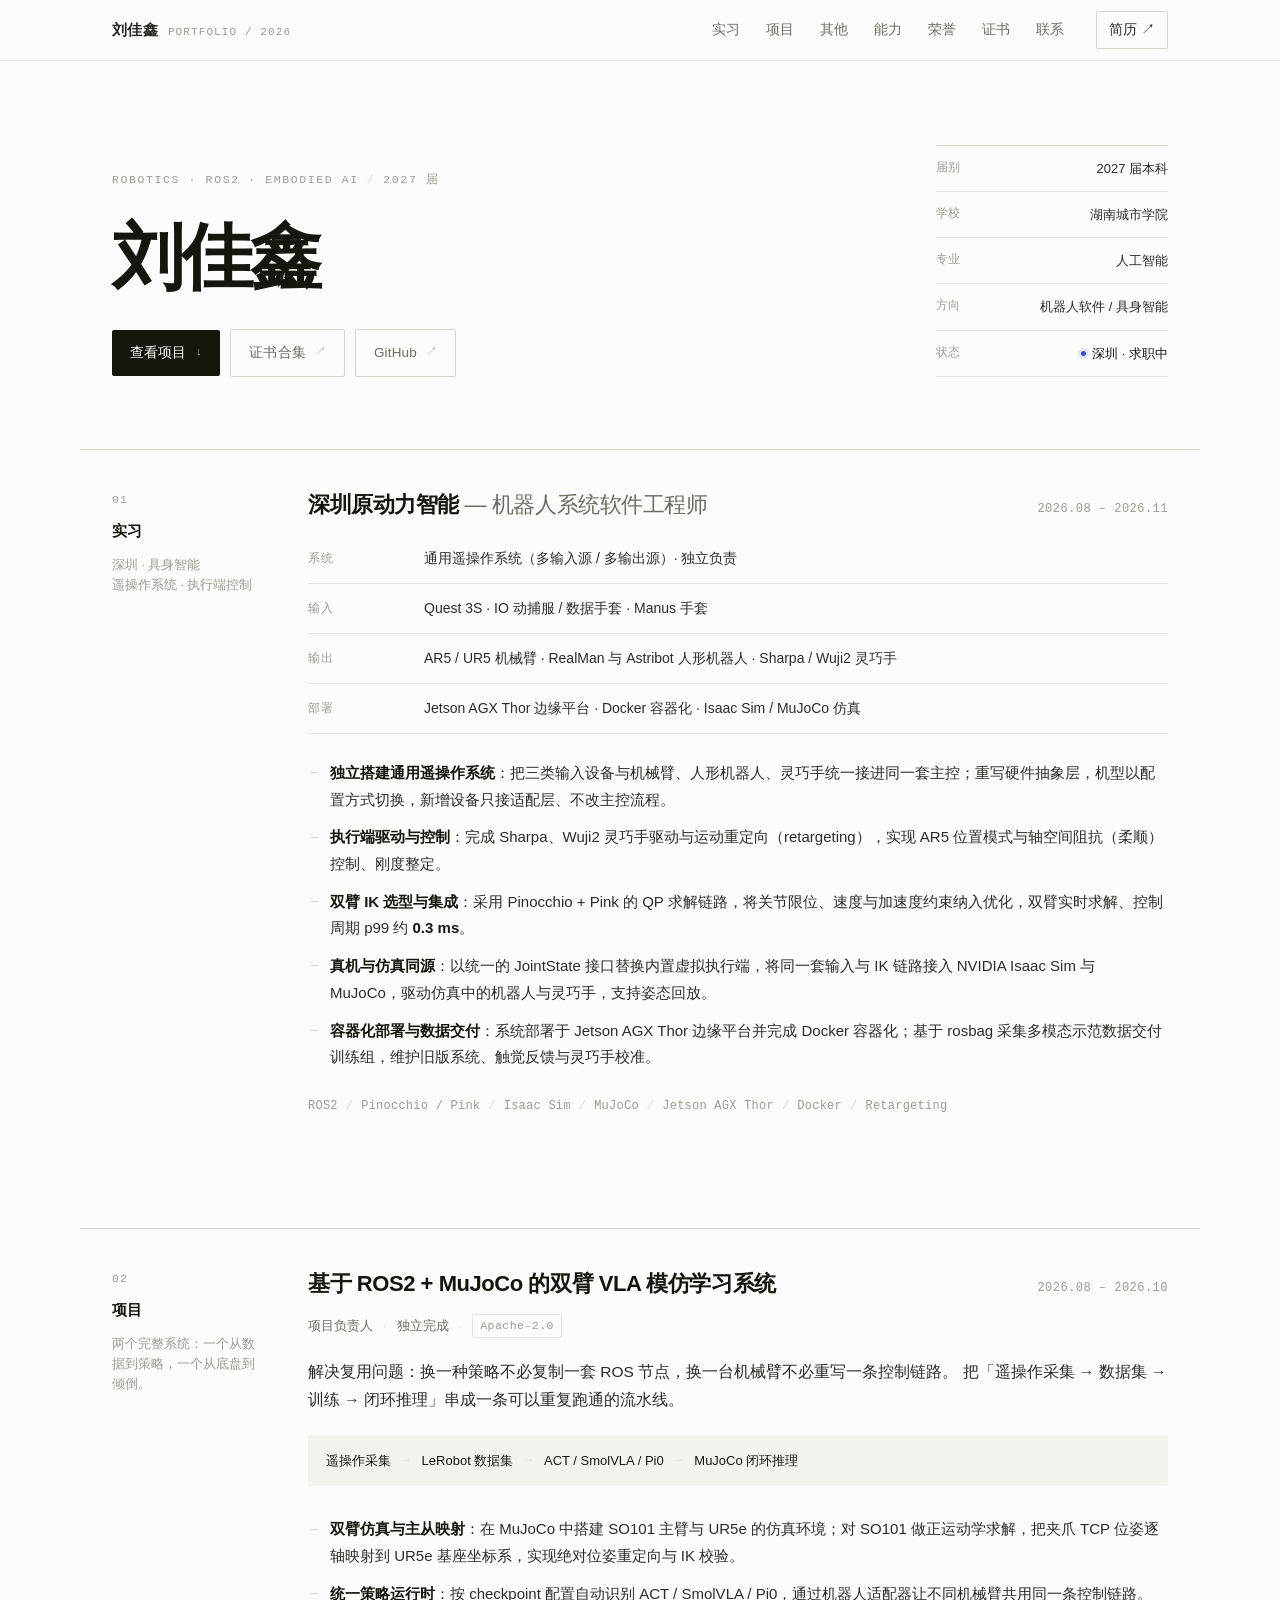
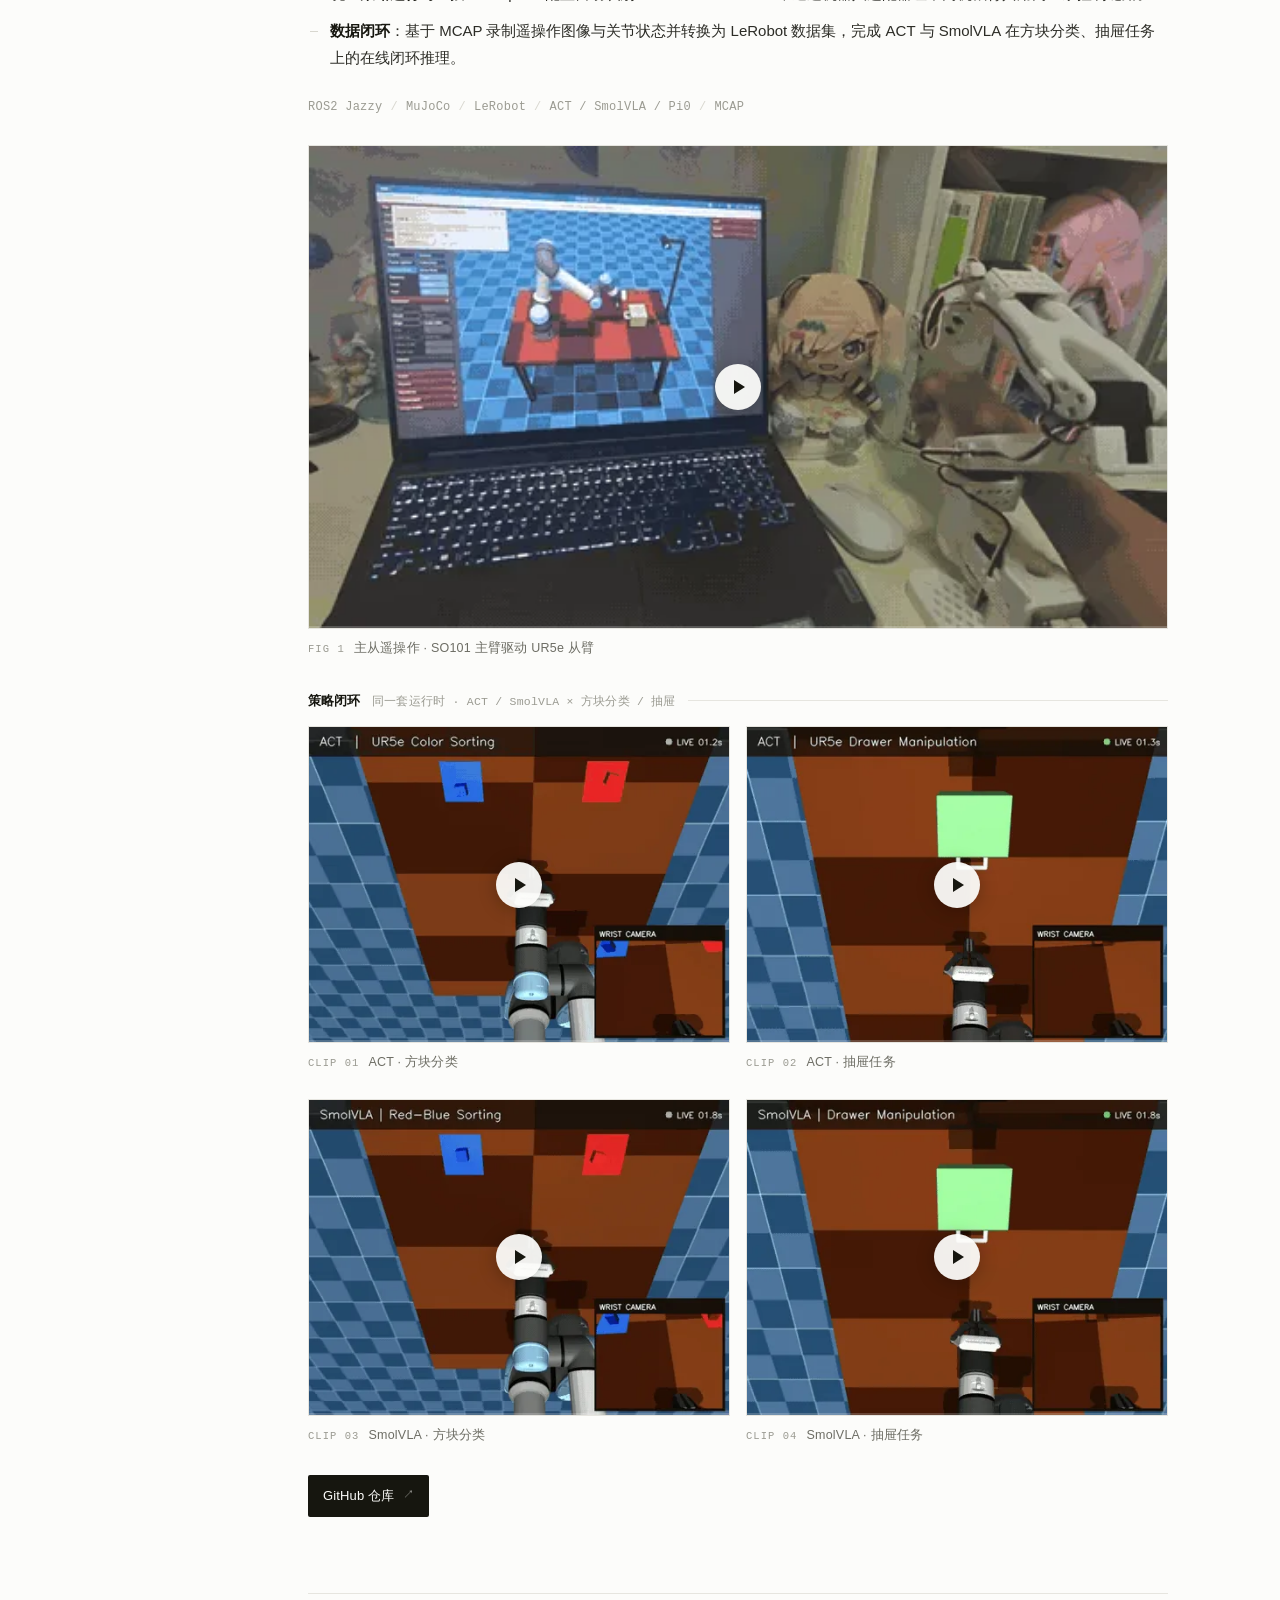
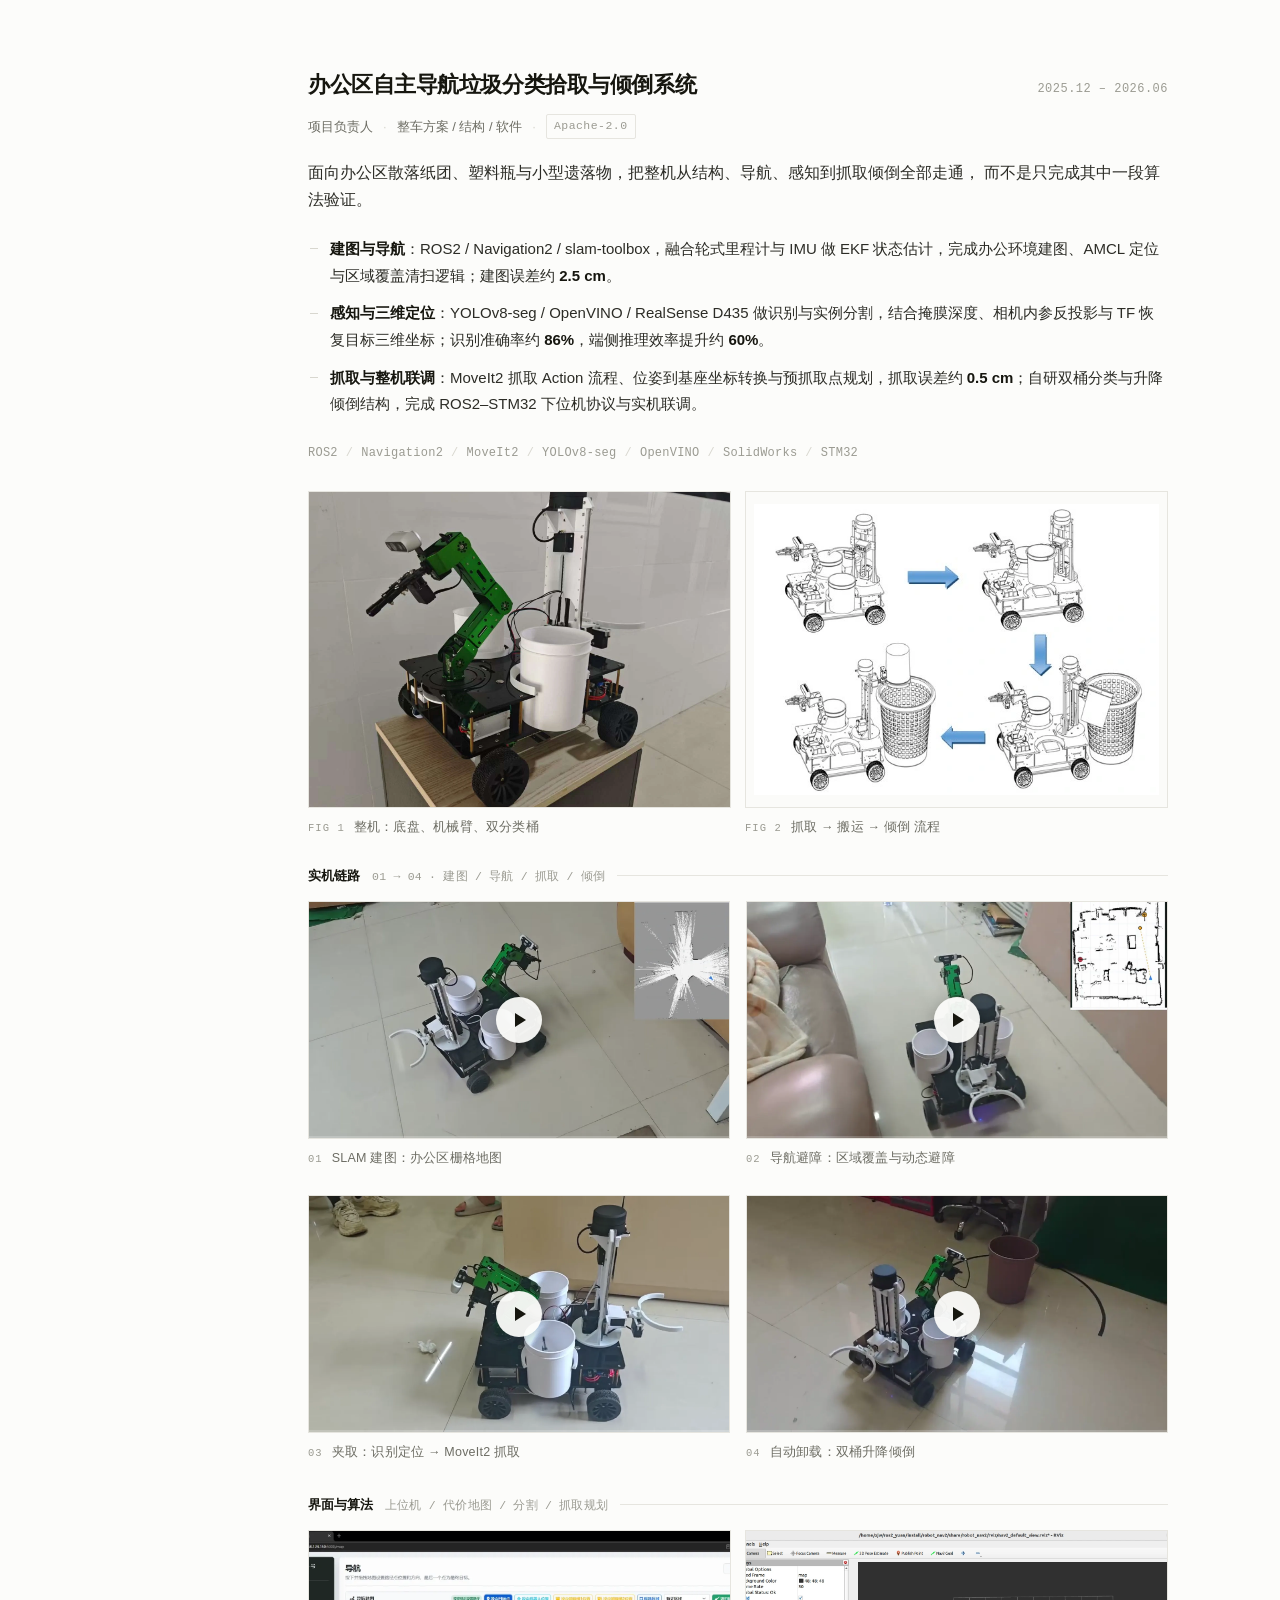
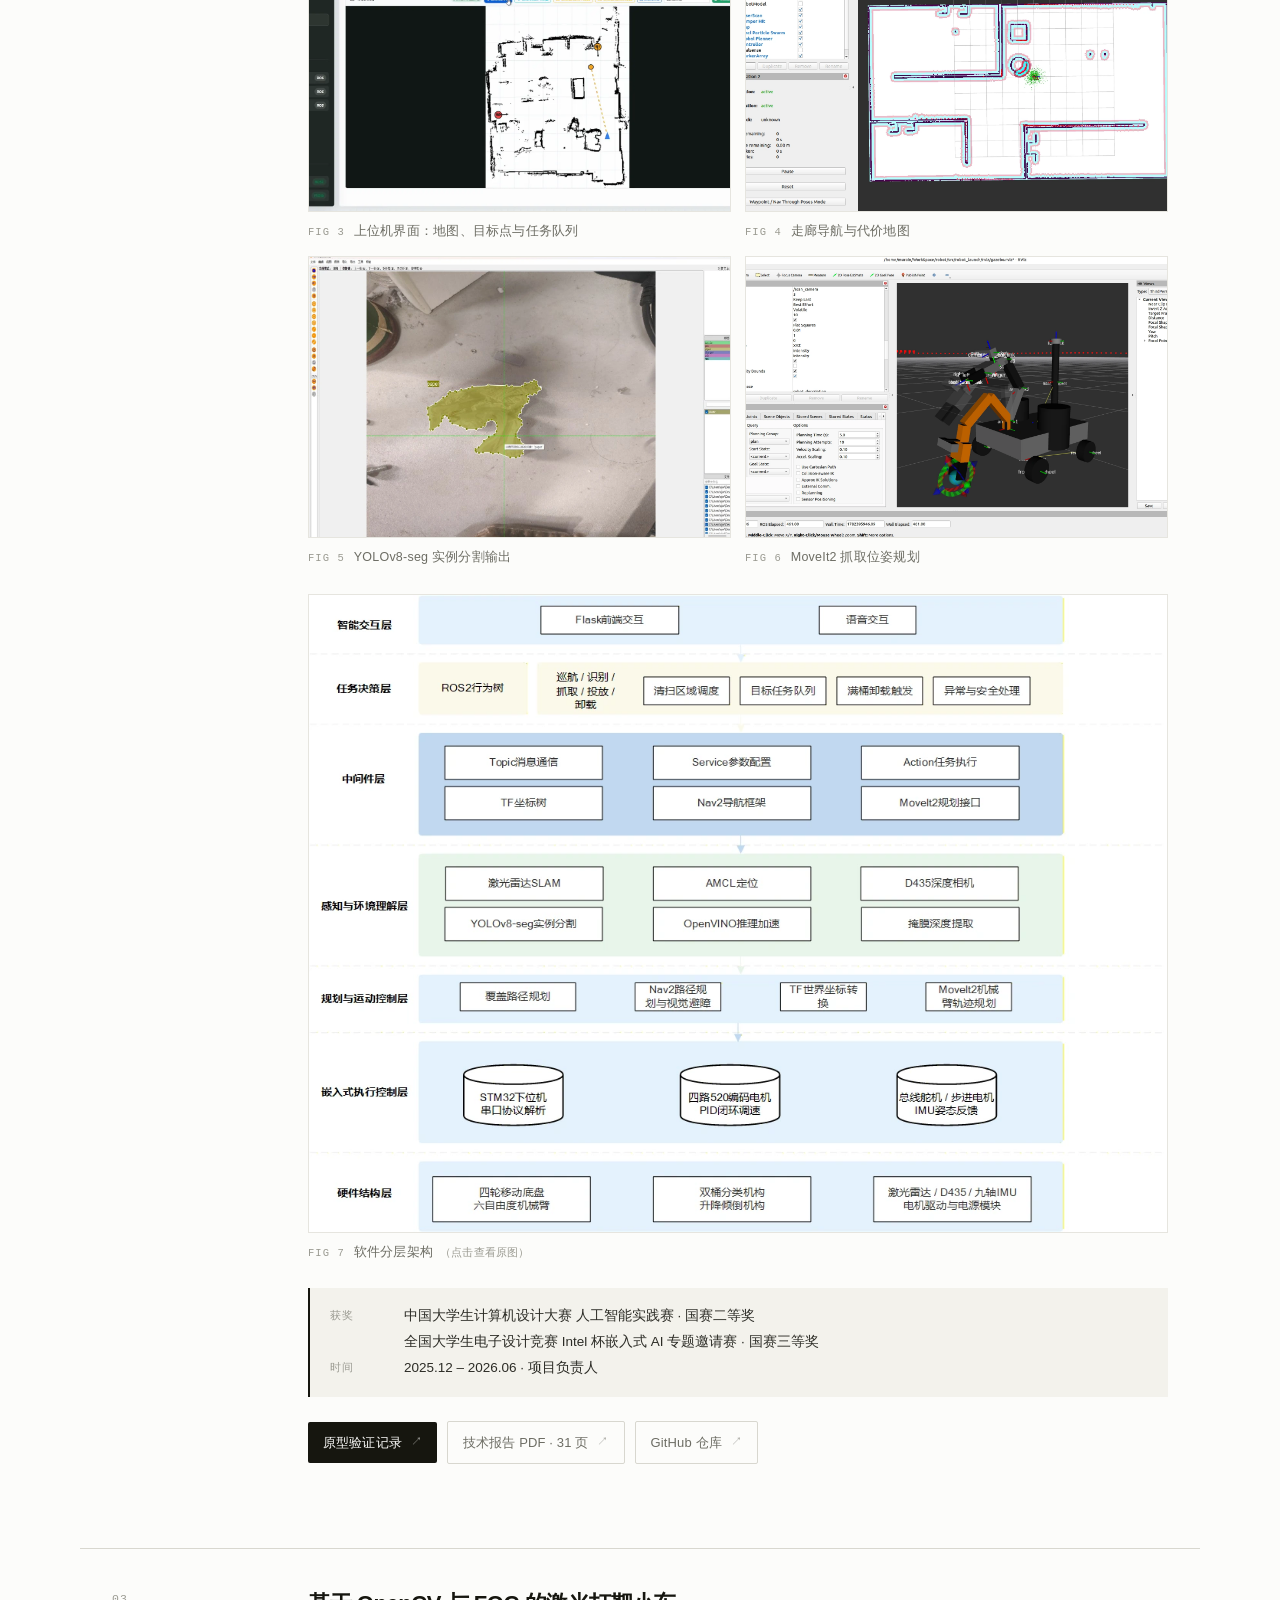
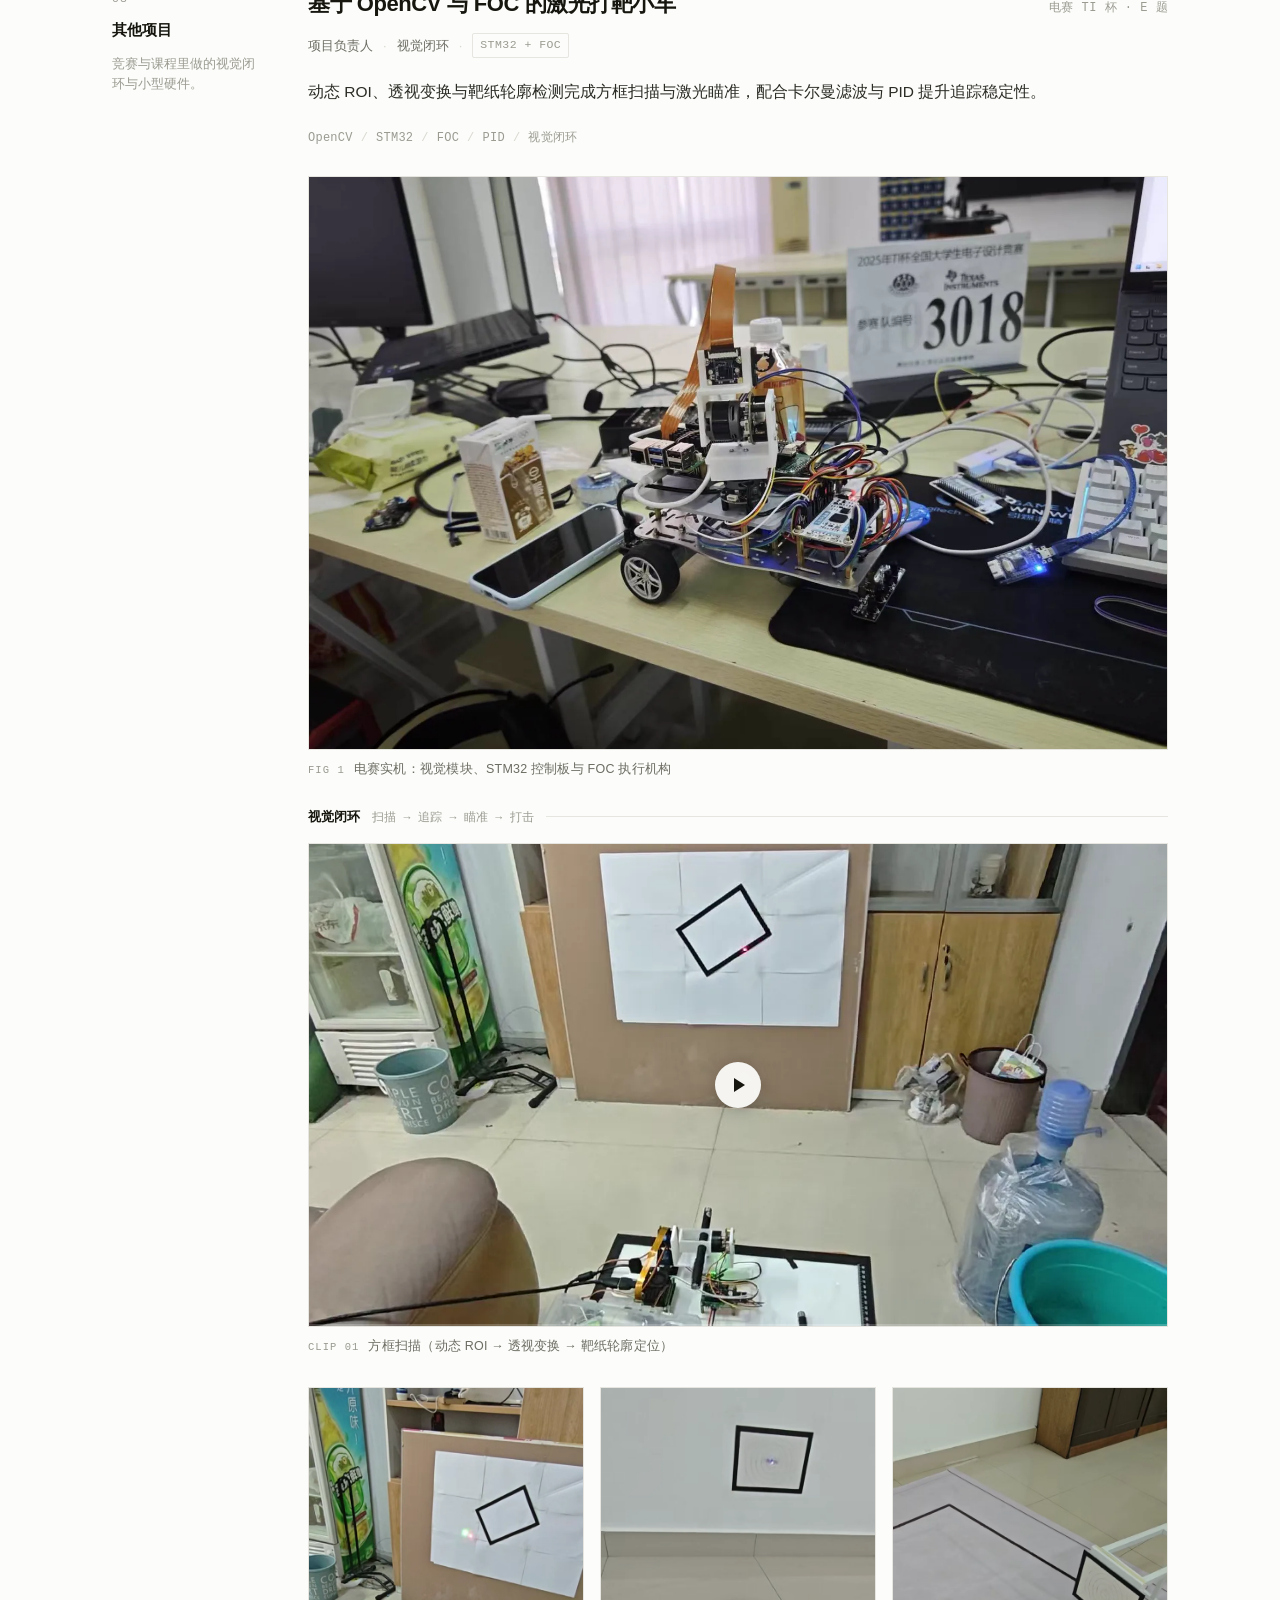
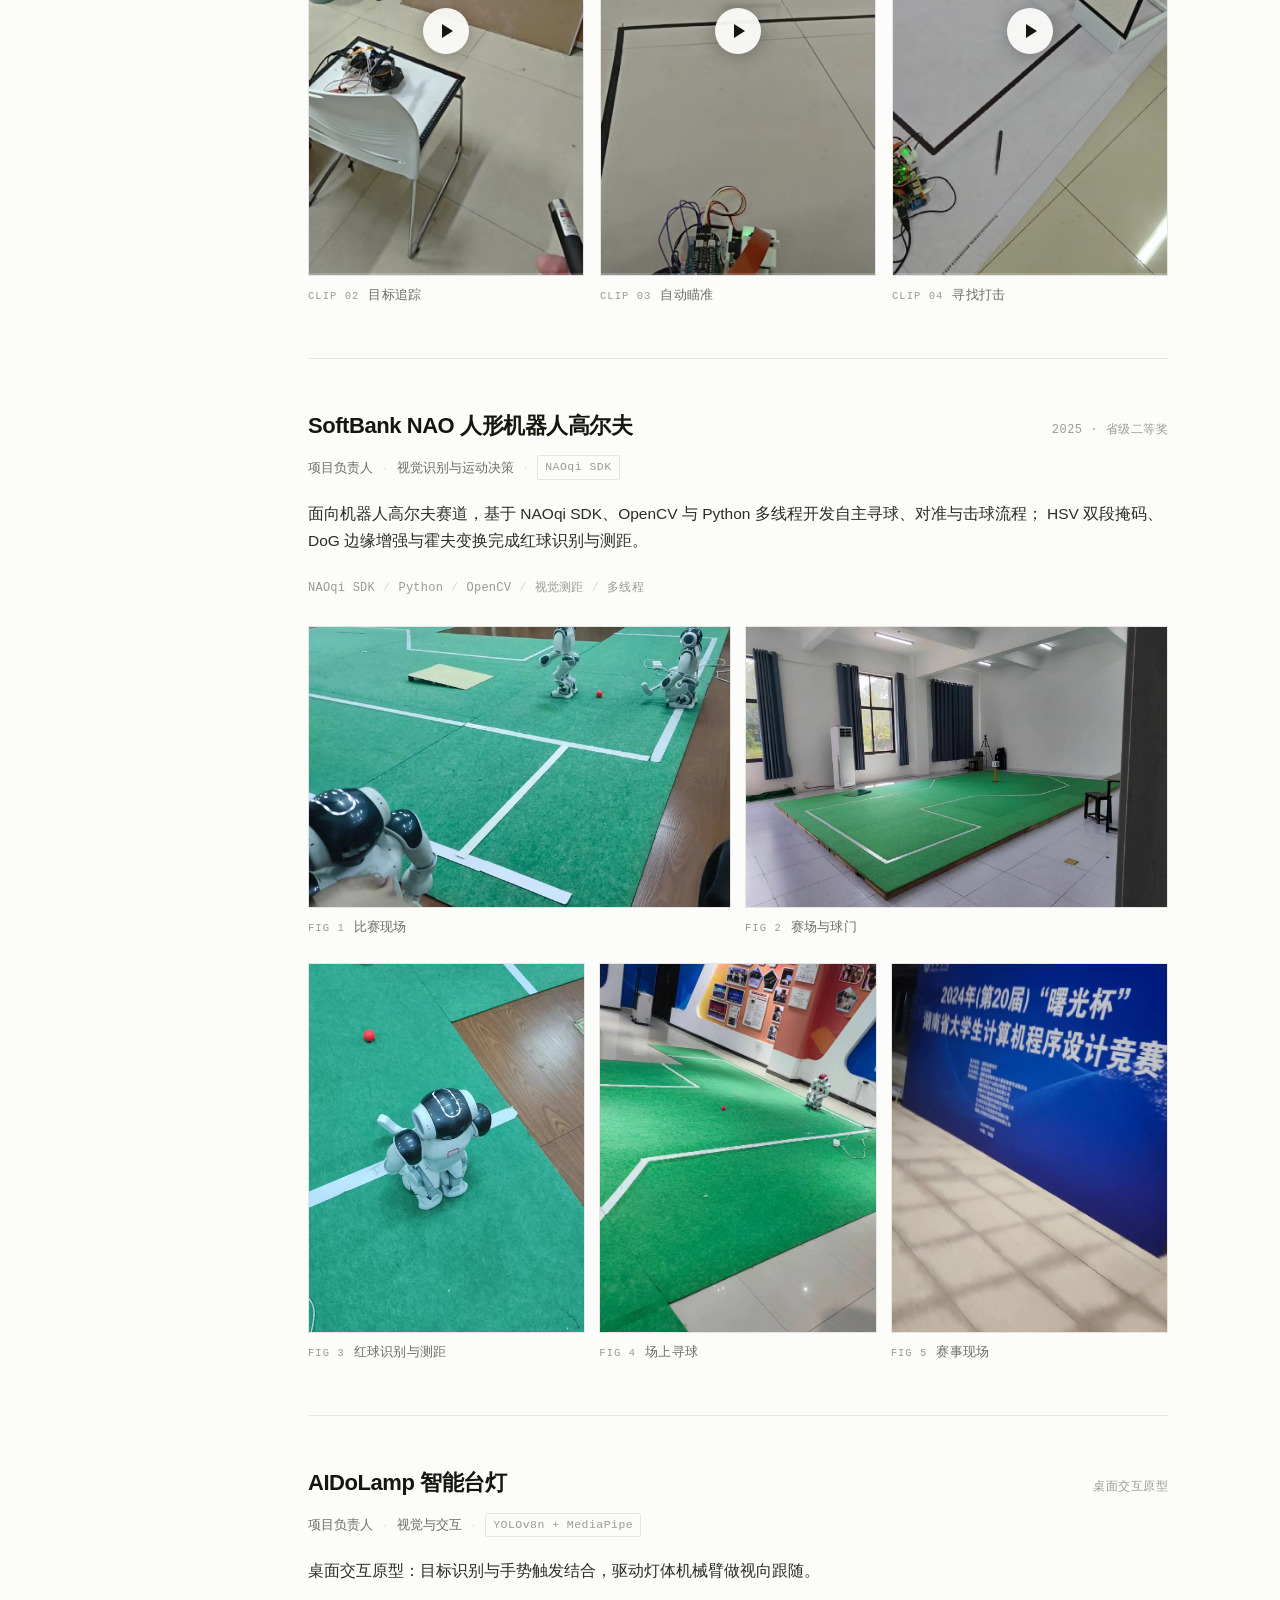
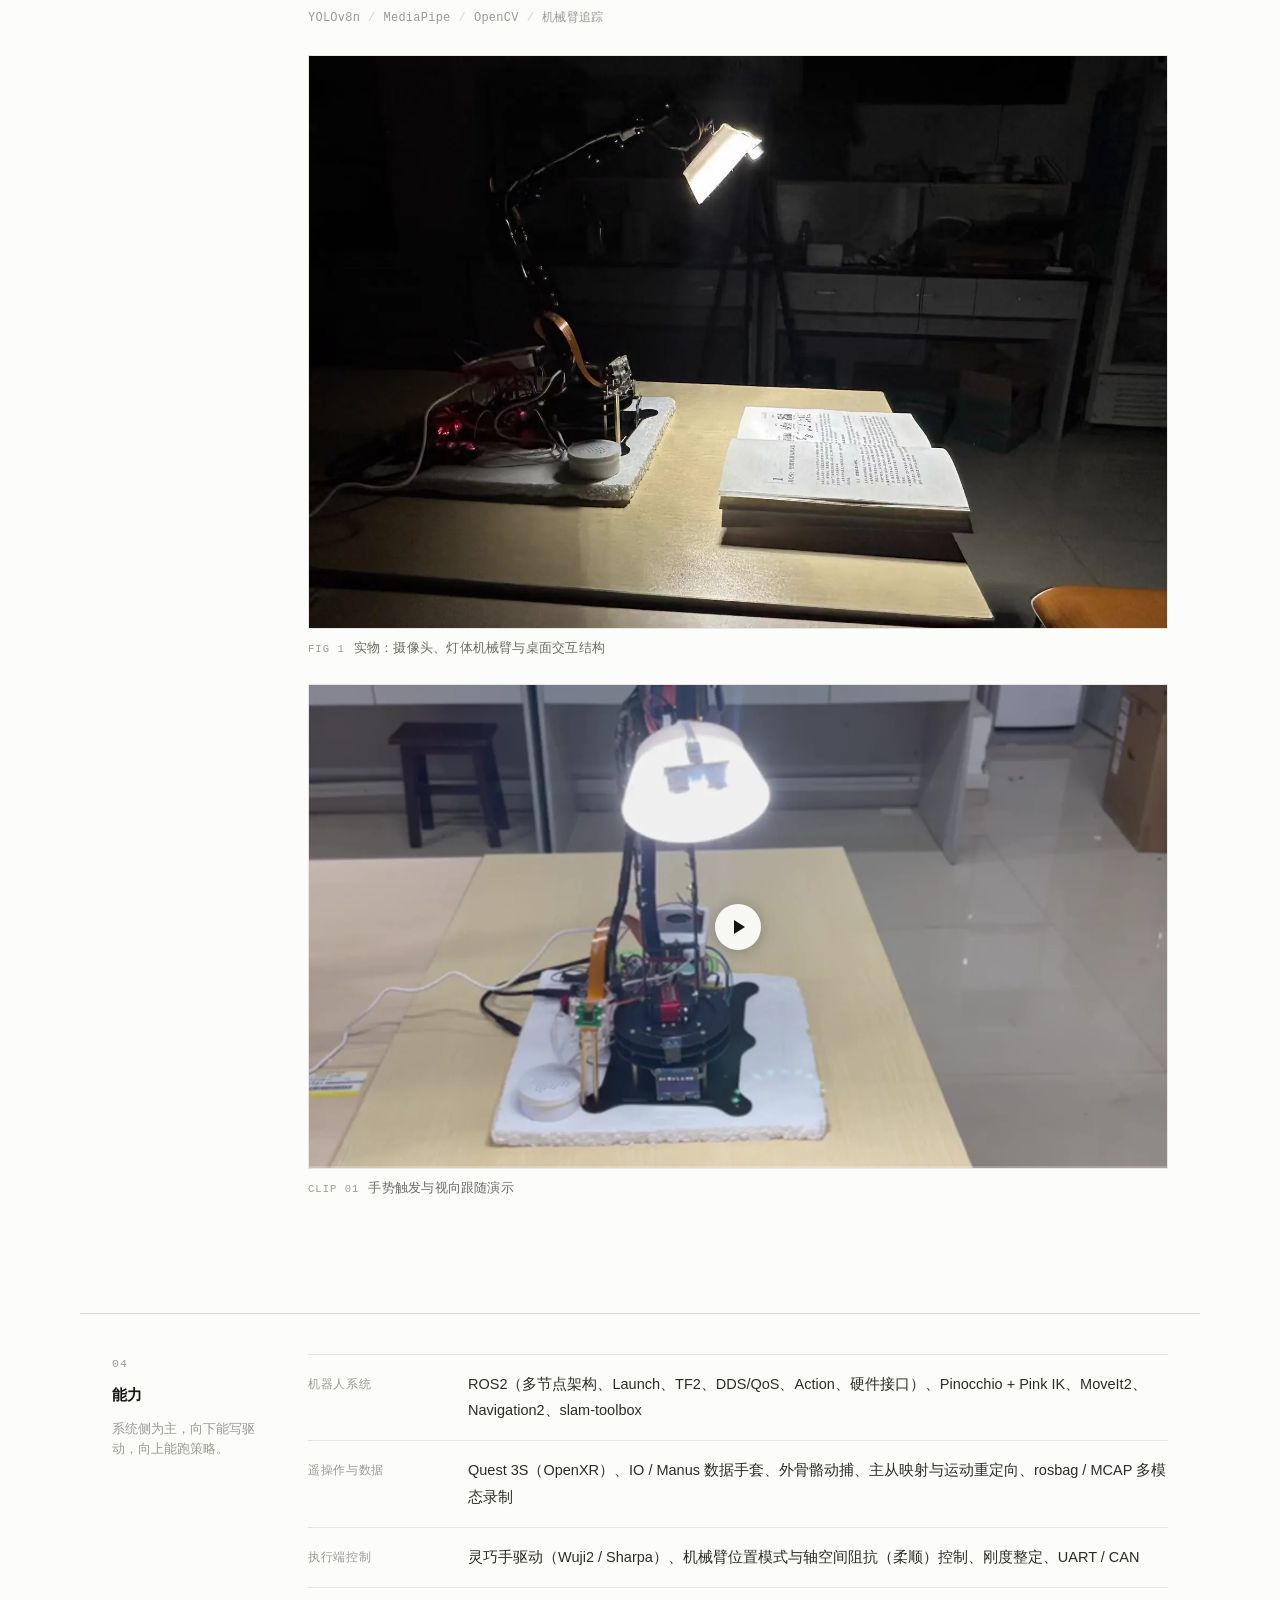
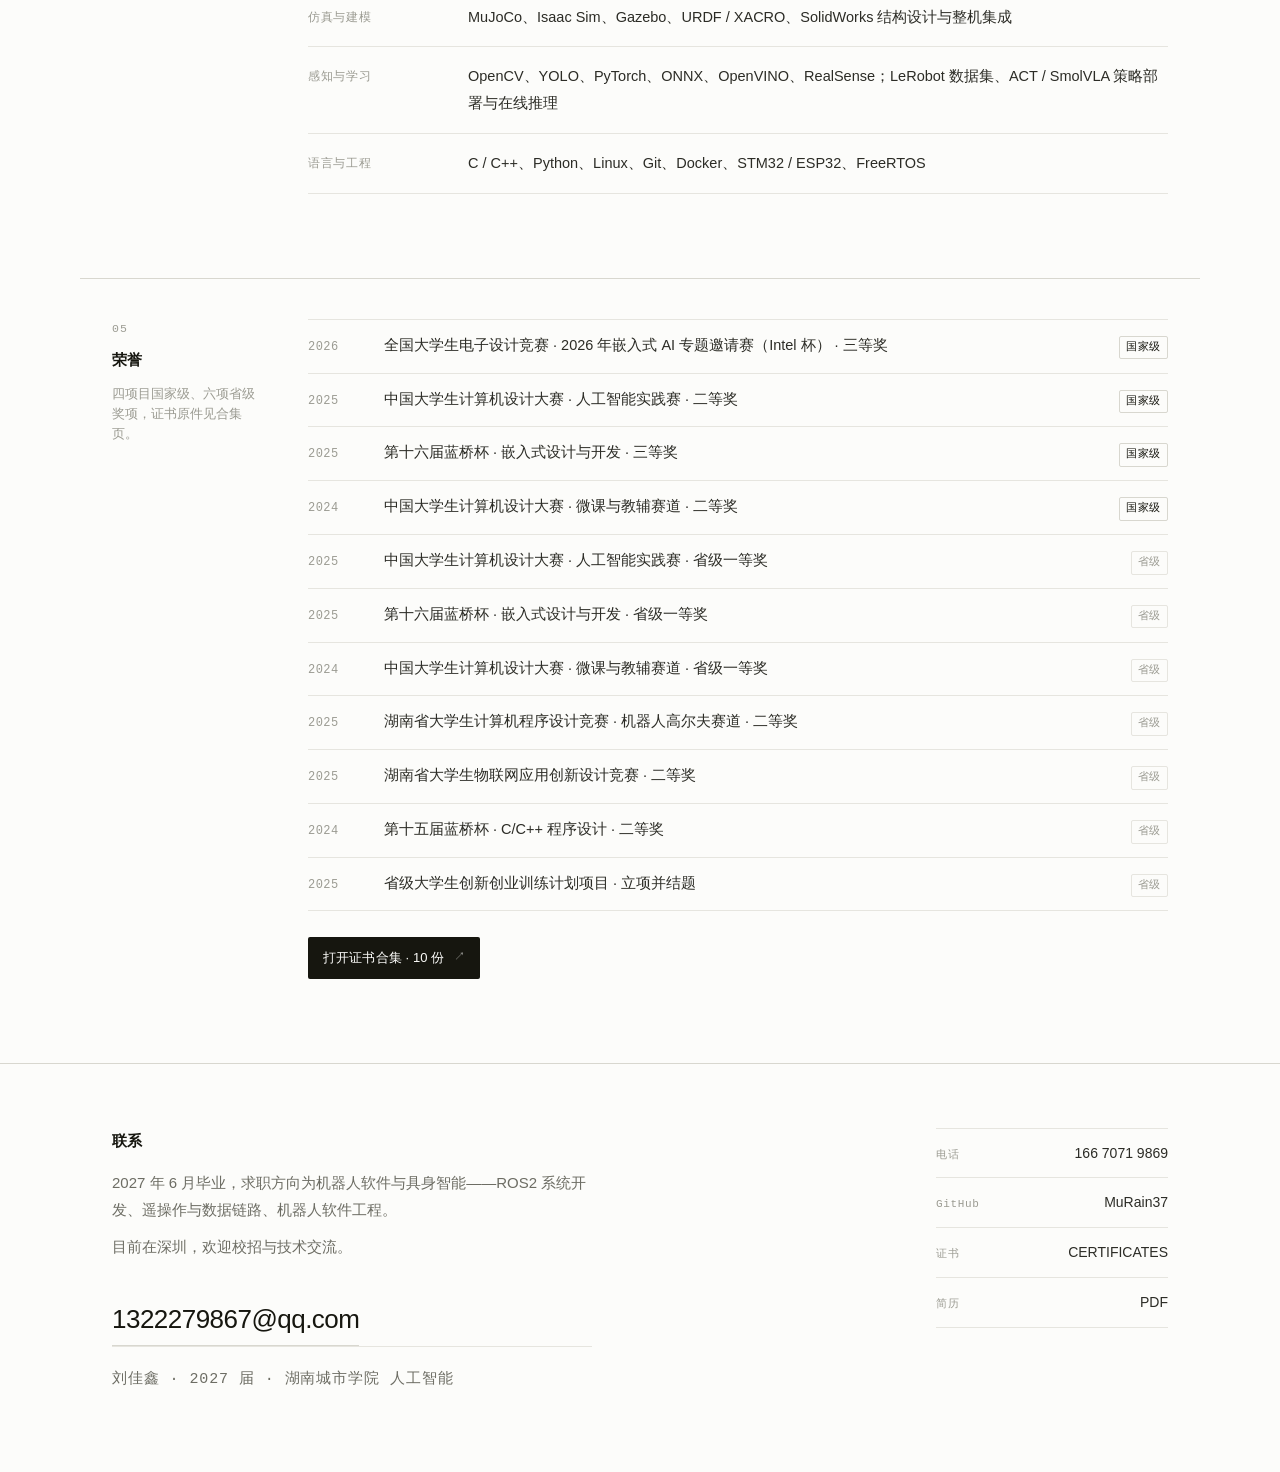
<file: index.html>
<!DOCTYPE html>
<html lang="zh-CN">
<head>
<meta charset="utf-8" />
<meta name="viewport" content="width=device-width, initial-scale=1" />
<title>刘佳鑫 — 机器人系统软件</title>
<meta name="description" content="刘佳鑫，2027 届人工智能本科生。ROS2 系统、遥操作与机器人学习基础设施。基于 ROS2 + MuJoCo 的双臂 VLA 模仿学习系统、办公区自主导航垃圾分类抓取与倾倒系统。" />
<meta name="theme-color" content="#fcfcfa" />
<meta property="og:type" content="website" />
<meta property="og:title" content="刘佳鑫 — 机器人系统软件" />
<meta property="og:description" content="ROS2 系统 / 遥操作与数据链路 / 机器人学习基础设施 · 2027 届校招" />
<meta property="og:image" content="assets/images/so101-teleoperation-poster.webp" />
<style>
  /* ==========================================================
     刘佳鑫 · 作品集
     单栏排版 + 左侧栏目标签；黑灰单色，mono 用作元信息
     ========================================================== */

  *, *::before, *::after { box-sizing: border-box; }

  :root {
    --bg: #fcfcfa;
    --ink: #16160f;
    --body: #2c2c26;
    --muted: #6d6d64;
    --faint: #9b9b92;
    --line: #e6e5df;
    --rule: #d8d7cf;
    --paper: #f3f2ec;
    --link: #2a4fd0;
    --mono: ui-monospace, SFMono-Regular, "SF Mono", "JetBrains Mono", Menlo, Consolas, monospace;
    --sans: -apple-system, BlinkMacSystemFont, "SF Pro Text", "PingFang SC",
      "Hiragino Sans GB", "Noto Sans SC", "Microsoft YaHei", sans-serif;
    --pad: 32px;
  }

  html { -webkit-text-size-adjust: 100%; scroll-behavior: smooth; scroll-padding-top: 80px; }

  body {
    margin: 0;
    background: var(--bg);
    color: var(--body);
    font-family: var(--sans);
    font-size: 16px;
    line-height: 1.78;
    -webkit-font-smoothing: antialiased;
    text-rendering: optimizeLegibility;
  }

  ::selection { background: var(--ink); color: var(--bg); }

  a { color: inherit; text-decoration: none; }
  a:hover { color: var(--ink); }

  :focus-visible { outline: 2px solid var(--link); outline-offset: 3px; }

  img { display: block; max-width: 100%; height: auto; }

  .shell {
    max-width: 1120px;
    margin: 0 auto;
    padding-left: var(--pad);
    padding-right: var(--pad);
  }

  .mono {
    font-family: var(--mono);
    font-variant-numeric: tabular-nums;
    letter-spacing: 0.02em;
  }

  /* ---------------- 顶栏 ---------------- */

  .progress {
    position: fixed;
    top: 0; left: 0; right: 0;
    height: 2px;
    z-index: 60;
    pointer-events: none;
    background: transparent;
  }
  .progress i {
    display: block;
    height: 100%;
    width: 0;
    background: var(--ink);
    opacity: 0.85;
    transition: width 90ms linear;
  }

  .top {
    position: sticky;
    top: 0;
    z-index: 20;
    background: rgba(252, 252, 250, 0.9);
    -webkit-backdrop-filter: saturate(180%) blur(10px);
    backdrop-filter: saturate(180%) blur(10px);
    border-bottom: 1px solid var(--line);
  }
  .top .shell {
    display: flex;
    align-items: center;
    gap: 32px;
    height: 60px;
  }
  .brand {
    font-size: 15px;
    font-weight: 600;
    letter-spacing: 0.02em;
  }
  .brand span {
    font-family: var(--mono);
    font-size: 11px;
    font-weight: 400;
    color: var(--faint);
    letter-spacing: 0.1em;
    margin-left: 10px;
  }
  .top nav {
    display: flex;
    gap: 26px;
    margin-left: auto;
    font-size: 13.5px;
    color: var(--muted);
  }
  .top nav a { position: relative; padding: 4px 0; }
  .top nav a::after {
    content: "";
    position: absolute;
    left: 0;
    right: 0;
    bottom: 0;
    height: 1px;
    background: var(--ink);
    transform: scaleX(0);
    transform-origin: left;
    transition: transform 240ms cubic-bezier(0.2, 0.7, 0.3, 1);
  }
  .top nav a:hover { color: var(--ink); }
  .top nav a:hover::after { transform: scaleX(1); }
  .cv {
    display: inline-flex;
    align-items: center;
    gap: 7px;
    font-size: 13.5px;
    border: 1px solid var(--rule);
    border-radius: 2px;
    padding: 6px 12px;
    transition: border-color 180ms ease, background 180ms ease;
  }
  .cv:hover { border-color: var(--ink); background: var(--paper); }

  /* ---------------- 首屏 ---------------- */

  .hero { padding-top: 84px; padding-bottom: 72px; }
  .hero-grid {
    display: grid;
    grid-template-columns: minmax(0, 1fr) 232px;
    gap: 64px;
    align-items: end;
  }
  .kicker {
    margin: 0 0 30px;
    font-family: var(--mono);
    font-size: 11.5px;
    letter-spacing: 0.14em;
    text-transform: uppercase;
    color: var(--faint);
  }
  .kicker .sep { padding: 0 8px; color: var(--rule); }

  .hero h1 {
    margin: 0 0 30px;
    font-size: clamp(40px, 6.4vw, 72px);
    line-height: 1;
    letter-spacing: -0.045em;
    font-weight: 600;
    color: var(--ink);
  }

  .lede {
    margin: 0;
    max-width: 33em;
    font-size: clamp(16.5px, 1.9vw, 19px);
    line-height: 1.72;
    color: var(--body);
    text-wrap: pretty;
  }
  .lede mark {
    background: none;
    color: var(--ink);
    font-weight: 500;
  }

  /* 按钮：黑底主按钮 + 描边次按钮，全站统一 */
  .btn,
  .ghost {
    display: inline-flex;
    align-items: center;
    gap: 9px;
    padding: 9px 15px;
    border-radius: 2px;
    font-size: 13px;
    letter-spacing: 0.01em;
    transition: background 180ms ease, border-color 180ms ease, color 180ms ease,
      transform 180ms cubic-bezier(0.2, 0.7, 0.3, 1);
  }
  .btn {
    background: var(--ink);
    color: var(--bg);
  }
  .btn:hover {
    background: #000;
    color: #fff;
    transform: translateY(-1px);
  }
  .ghost {
    border: 1px solid var(--rule);
    color: var(--muted);
  }
  .ghost:hover {
    border-color: var(--ink);
    color: var(--ink);
    background: #fff;
    transform: translateY(-1px);
  }
  .arw {
    font-family: var(--mono);
    font-size: 11px;
    line-height: 1;
    opacity: 0.62;
  }

  .actions {
    margin-top: 36px;
    display: flex;
    flex-wrap: wrap;
    align-items: center;
    gap: 10px;
  }
  .actions .btn,
  .actions .ghost { padding: 11px 18px; font-size: 13.5px; }
  .actions .quiet a:hover { border-color: var(--ink); }

  /* 右侧事实表 */
  .facts {
    margin: 0;
    border-top: 1px solid var(--rule);
    font-size: 13px;
  }
  .facts > div {
    display: flex;
    justify-content: space-between;
    gap: 16px;
    padding: 11px 0;
    border-bottom: 1px solid var(--line);
  }
  .facts dt { color: var(--faint); font-size: 12px; letter-spacing: 0.04em; }
  .facts dd { margin: 0; color: var(--body); text-align: right; }
  .facts .live {
    display: inline-flex;
    align-items: center;
    gap: 6px;
    color: var(--ink);
  }
  .facts .live i {
    width: 5px;
    height: 5px;
    border-radius: 50%;
    background: var(--link);
    box-shadow: 0 0 0 3px rgba(42, 79, 208, 0.12);
  }

  /* ---------------- 章节骨架 ---------------- */

  .row {
    display: grid;
    grid-template-columns: 148px minmax(0, 1fr);
    gap: 48px;
    padding-top: 40px;
    padding-bottom: 84px;
    border-top: 1px solid var(--rule);
  }
  .rail {
    position: sticky;
    top: 88px;
    align-self: start;
  }
  .rail .num {
    display: block;
    font-family: var(--mono);
    font-size: 11.5px;
    color: var(--faint);
    letter-spacing: 0.1em;
    margin-bottom: 8px;
  }
  .rail h2 {
    margin: 0;
    font-size: 15px;
    font-weight: 600;
    letter-spacing: 0.01em;
    color: var(--ink);
  }
  .rail p {
    margin: 10px 0 0;
    font-size: 12.5px;
    line-height: 1.6;
    color: var(--faint);
  }

  /* ---------------- 项目条目 ---------------- */

  .item + .item {
    margin-top: 76px;
    padding-top: 76px;
    border-top: 1px solid var(--line);
  }

  .item-head {
    display: flex;
    align-items: baseline;
    justify-content: space-between;
    gap: 24px;
    margin-bottom: 14px;
  }
  .item h3 {
    margin: 0;
    font-size: clamp(19px, 2.2vw, 22px);
    line-height: 1.4;
    font-weight: 600;
    letter-spacing: -0.02em;
    color: var(--ink);
    text-wrap: balance;
  }
  .item-head .when {
    flex: none;
    font-family: var(--mono);
    font-size: 12px;
    color: var(--faint);
    letter-spacing: 0.04em;
    padding-top: 4px;
  }

  .meta-line {
    display: flex;
    flex-wrap: wrap;
    align-items: center;
    gap: 6px 10px;
    margin: 0 0 20px;
    font-size: 13px;
    color: var(--muted);
  }
  .meta-line .tag {
    font-family: var(--mono);
    font-size: 11.5px;
    letter-spacing: 0.04em;
    color: var(--faint);
    border: 1px solid var(--line);
    border-radius: 2px;
    padding: 1px 7px;
  }
  .meta-line .dot { color: var(--rule); }

  .item p.desc {
    margin: 0 0 22px;
    font-size: 15.5px;
    color: var(--body);
    text-wrap: pretty;
  }

  ul.points { margin: 0 0 24px; padding: 0; list-style: none; }
  ul.points li {
    position: relative;
    padding-left: 22px;
    margin: 0 0 11px;
    font-size: 15px;
    color: var(--body);
  }
  ul.points li::before {
    content: "";
    position: absolute;
    left: 2px;
    top: 0.82em;
    width: 8px;
    height: 1px;
    background: var(--rule);
    transition: background 200ms ease, width 200ms ease;
  }
  ul.points li:hover::before { background: var(--ink); width: 12px; }
  ul.points li b { font-weight: 600; color: var(--ink); }

  .stack {
    margin: 0 0 26px;
    font-family: var(--mono);
    font-size: 12px;
    letter-spacing: 0.02em;
    color: var(--faint);
    line-height: 1.9;
  }
  .stack span + span::before {
    content: "/";
    color: var(--rule);
    padding: 0 8px;
  }

  /* 流程图 */
  .flow {
    display: flex;
    flex-wrap: wrap;
    align-items: center;
    gap: 8px 4px;
    margin: 0 0 30px;
    padding: 14px 18px;
    background: var(--paper);
    border-radius: 2px;
    font-size: 13px;
    color: var(--muted);
  }
  .flow b { font-weight: 500; color: var(--ink); }
  .flow .arw { color: var(--rule); padding: 0 8px; }

  /* 图 */
  .shots {
    display: grid;
    gap: 14px;
    margin: 0 0 26px;
  }
  .shots.two { grid-template-columns: 1fr 1fr; }
  figure { margin: 0; }
  figure .ph {
    border: 1px solid var(--line);
    background: var(--paper);
    overflow: hidden;
  }
  figure img {
    width: 100%;
    aspect-ratio: 16 / 10;
    object-fit: cover;
    transition: transform 600ms cubic-bezier(0.2, 0.7, 0.3, 1);
  }
  figure:hover img { transform: scale(1.015); }

  /* 架构图 / 流程图：整幅可见，不裁切 */
  /* 两图等高：照片裁切铺满，流程图整幅留白 */
  .shots.equal figure .ph { aspect-ratio: 4 / 3; }
  .shots.equal figure img {
    width: 100%;
    height: 100%;
    aspect-ratio: auto;
    object-fit: cover;
    display: block;
  }
  .shots.equal figure.fit img {
    object-fit: contain;
    padding: 8px;
    background: #fbfbf9;
  }
  .shots.equal figure:hover img { transform: none; }

  /* 多图网格 */
  .mgrid { display: grid; gap: 14px; margin: 0 0 26px; }
  .mgrid.one { grid-template-columns: minmax(0, 1fr); }
  .mgrid.two { grid-template-columns: repeat(2, minmax(0, 1fr)); }
  .mgrid.three { grid-template-columns: repeat(3, minmax(0, 1fr)); }
  .mgrid figure .ph { aspect-ratio: 3 / 2; }
  .mgrid figure img { aspect-ratio: auto; height: 100%; object-fit: cover; }
  .mgrid figure:hover img { transform: none; }
  .mgrid.tall figure .ph { aspect-ratio: 3 / 4; }

  /* 媒体分组标题：把同类素材收拢成一组，避免逐条堆放 */
  .mhead {
    display: flex;
    align-items: baseline;
    gap: 12px;
    margin: 0 0 14px;
    font-size: 13px;
    font-weight: 600;
    color: var(--ink);
  }
  .mhead em {
    font-style: normal;
    font-family: var(--mono);
    font-size: 11.5px;
    font-weight: 400;
    letter-spacing: 0.02em;
    color: var(--faint);
  }
  .mhead::after {
    content: "";
    flex: 1;
    height: 1px;
    background: var(--line);
    transform: translateY(-4px);
  }
  .mhead + .clips { margin-top: 0; }

  /* 视频组 */
  .clips { display: grid; gap: 26px 16px; margin: 0 0 30px; }
  .clips.two { grid-template-columns: repeat(2, minmax(0, 1fr)); }
  .clips.three { grid-template-columns: repeat(3, minmax(0, 1fr)); }
  figure.clip { position: relative; }
  figure.clip .ph {
    position: relative;
    overflow: hidden;
    background: #0b0d0c;
    border: 1px solid var(--line);
    transition: border-color 220ms ease;
  }
  figure.clip:hover .ph { border-color: var(--rule); }
  figure.clip video {
    display: block;
    width: 100%;
    height: 100%;
    aspect-ratio: 4 / 3;
    object-fit: cover;
    background: #0b0d0c;
    cursor: pointer;
  }
  .clips.wide figure.clip video { aspect-ratio: 16 / 9; }
  .clips.portrait figure.clip video { aspect-ratio: 9 / 16; }

  /* 播放 / 暂停：播放时不打扰画面，暂停或悬停才出现 */
  figure.clip .tri {
    position: absolute;
    top: 50%; left: 50%;
    transform: translate(-50%, -50%);
    width: 46px; height: 46px;
    display: grid;
    place-items: center;
    padding: 0;
    margin: 0;
    border: 0;
    border-radius: 50%;
    background: rgba(252, 252, 250, 0.94);
    box-shadow: 0 2px 18px rgba(0, 0, 0, 0.26);
    cursor: pointer;
    -webkit-appearance: none;
    appearance: none;
    transition: opacity 200ms ease, transform 200ms ease, background 160ms ease;
  }
  figure.clip .tri::before {
    content: "";
    width: 0; height: 0;
    border-left: 11px solid var(--ink);
    border-top: 7px solid transparent;
    border-bottom: 7px solid transparent;
    margin-left: 3px;
  }
  figure.clip.is-playing .tri::before {
    width: 10px; height: 12px;
    margin-left: 0;
    border: 0;
    border-left: 3px solid var(--ink);
    border-right: 3px solid var(--ink);
  }
  figure.clip .tri:hover { background: #fff; }
  figure.clip.is-playing .tri {
    opacity: 0;
    transform: translate(-50%, -50%) scale(0.9);
  }
  figure.clip.is-playing:hover .tri,
  figure.clip.is-playing .tri:focus-visible {
    opacity: 0.94;
    transform: translate(-50%, -50%) scale(1);
  }

  /* 进度：底部 2px 细线 */
  figure.clip .prog {
    position: absolute;
    left: 0; right: 0; bottom: 0;
    height: 2px;
    background: rgba(255, 255, 255, 0.2);
    pointer-events: none;
  }
  figure.clip .prog i {
    display: block;
    height: 100%;
    width: 0;
    background: rgba(252, 252, 250, 0.92);
  }
  figure.clip.is-playing .prog i { transition: width 140ms linear; }

  /* 次级项目之间收紧间距 */
  .item.tight + .item.tight { margin-top: 52px; padding-top: 52px; }

  figure.wide { margin: 0 0 26px; }
  figure.wide .ph { display: block; background: #fff; }
  figure.wide img {
    aspect-ratio: auto;
    object-fit: fill;
    width: 100%;
    display: block;
  }
  figure.wide figcaption .hint { color: var(--faint); }
  figure figcaption {
    margin-top: 9px;
    font-family: var(--mono);
    font-size: 11px;
    line-height: 1.6;
    letter-spacing: 0.02em;
    color: var(--faint);
  }
  figure figcaption .k {
    display: inline-block;
    margin-right: 9px;
    font-size: 10.5px;
    letter-spacing: 0.1em;
    color: var(--faint);
  }
  figure figcaption .t {
    font-family: var(--sans);
    font-size: 12.5px;
    color: var(--muted);
  }

  /* 结果 / 奖项 */
  .outcome {
    display: grid;
    gap: 2px;
    margin: 0 0 24px;
    padding: 16px 20px;
    border-left: 2px solid var(--ink);
    background: var(--paper);
  }
  .outcome div {
    display: flex;
    flex-wrap: wrap;
    gap: 4px 12px;
    font-size: 13.5px;
    color: var(--body);
  }
  .outcome span:first-child {
    font-family: var(--mono);
    font-size: 11px;
    letter-spacing: 0.06em;
    color: var(--faint);
    padding-top: 3px;
    min-width: 62px;
  }

  /* 每块内容末尾的链接行 */
  .links {
    display: flex;
    flex-wrap: wrap;
    align-items: center;
    gap: 10px;
    margin: 0;
  }

  /* ---------------- 实习：规格式排版 ---------------- */
  .spec {
    margin: 0 0 26px;
  }
  .spec > div {
    display: grid;
    grid-template-columns: 96px minmax(0, 1fr);
    gap: 20px;
    padding: 12px 0;
    border-bottom: 1px solid var(--line);
    font-size: 14px;
  }
  .spec dt {
    font-family: var(--mono);
    font-size: 11.5px;
    letter-spacing: 0.06em;
    color: var(--faint);
    padding-top: 3px;
  }
  .spec dd { margin: 0; color: var(--body); }

  /* ---------------- 其他项目 ---------------- */
  .list { margin: 0; padding: 0; list-style: none; }
  .list li {
    display: grid;
    grid-template-columns: minmax(0, 1fr) auto;
    gap: 6px 28px;
    padding: 22px 0;
    border-bottom: 1px solid var(--line);
    transition: background 200ms ease;
  }
  .list li:first-child { border-top: 1px solid var(--line); }
  .list h4 {
    margin: 0;
    font-size: 16.5px;
    font-weight: 600;
    letter-spacing: -0.01em;
    color: var(--ink);
  }
  .list p {
    margin: 4px 0 0;
    grid-column: 1 / -1;
    font-size: 14.5px;
    color: var(--muted);
    max-width: 46em;
  }
  .list .tech {
    font-family: var(--mono);
    font-size: 11.5px;
    color: var(--faint);
    letter-spacing: 0.03em;
    align-self: start;
    padding-top: 5px;
    white-space: nowrap;
  }

  /* ---------------- 能力 ---------------- */
  .skills { margin: 0; border-top: 1px solid var(--line); }
  .skills > div {
    display: grid;
    grid-template-columns: 132px minmax(0, 1fr);
    gap: 8px 28px;
    padding: 16px 0;
    border-bottom: 1px solid var(--line);
  }
  .skills dt {
    font-family: var(--mono);
    font-size: 11.5px;
    letter-spacing: 0.06em;
    color: var(--faint);
    padding-top: 4px;
  }
  .skills dd {
    margin: 0;
    font-size: 14.5px;
    line-height: 1.85;
    color: var(--body);
  }

  /* ---------------- 荣誉 ---------------- */
  .awards { margin: 0; padding: 0; list-style: none; border-top: 1px solid var(--line); }
  .awards li {
    display: grid;
    grid-template-columns: 56px minmax(0, 1fr) auto;
    gap: 6px 20px;
    align-items: baseline;
    padding: 13px 0;
    border-bottom: 1px solid var(--line);
    font-size: 14.5px;
  }
  .awards .yr {
    font-family: var(--mono);
    font-size: 12px;
    color: var(--faint);
    letter-spacing: 0.04em;
  }
  .awards .lv {
    font-family: var(--mono);
    font-size: 11px;
    letter-spacing: 0.06em;
    color: var(--faint);
    border: 1px solid var(--line);
    border-radius: 2px;
    padding: 1px 6px;
    white-space: nowrap;
  }
  .awards .lv.nat { color: var(--ink); border-color: var(--rule); }
  .awards a {
    color: var(--body);
    border-bottom: 1px solid transparent;
    transition: border-color 180ms ease, color 180ms ease;
  }
  .awards a:hover { color: var(--ink); border-color: var(--rule); }

  /* ---------------- 联系 ---------------- */
  .foot {
    border-top: 1px solid var(--rule);
    padding: 64px 0 80px;
  }
  .foot-grid {
    display: grid;
    grid-template-columns: minmax(0, 1fr) 232px;
    gap: 64px;
    align-items: start;
  }
  .foot h2 {
    margin: 0 0 16px;
    font-size: 15px;
    font-weight: 600;
    color: var(--ink);
  }
  .foot p {
    margin: 0 0 10px;
    font-size: 15px;
    color: var(--muted);
    max-width: 32em;
  }
  .foot .mail {
    margin-top: 26px;
    font-size: clamp(19px, 2.6vw, 26px);
    letter-spacing: -0.02em;
    color: var(--ink);
    border-bottom: 1px solid var(--rule);
    padding-bottom: 2px;
    display: inline-block;
  }
  .foot .mail:hover { border-color: var(--ink); }
  .foot .col { border-top: 1px solid var(--line); }
  .cline {
    display: grid;
    grid-template-columns: 76px minmax(0, 1fr);
    align-items: baseline;
    gap: 12px;
    padding: 12px 0;
    border-bottom: 1px solid var(--line);
    font-size: 14px;
    color: var(--body);
  }
  .cline .k {
    font-family: var(--mono);
    font-size: 11px;
    letter-spacing: 0.06em;
    color: var(--faint);
  }
  .cline .v { text-align: right; font-variant-numeric: tabular-nums; }
  a.cline:hover .v { color: var(--ink); }
  .cline .v small { color: var(--faint); font-size: 11px; font-family: var(--mono); }
  .colophon {
    margin: 56px 0 0;
    padding-top: 20px;
    border-top: 1px solid var(--line);
    font-family: var(--mono);
    font-size: 11px;
    letter-spacing: 0.06em;
    color: var(--faint);
  }

  /* ---------------- 响应式 ---------------- */
  @media (max-width: 900px) {
    .hero-grid, .foot-grid { grid-template-columns: 1fr; gap: 40px; }
    .facts { max-width: 320px; }
    .row { grid-template-columns: 1fr; gap: 26px; padding-top: 34px; padding-bottom: 64px; }
    .rail { position: static; }
    .mgrid.three { grid-template-columns: repeat(2, minmax(0, 1fr)); }
    .rail .num { display: inline; margin-right: 10px; }
    .rail h2 { display: inline; }
    .rail p { display: block; margin-top: 6px; }
  }

  @media (max-width: 620px) {
    :root { --pad: 20px; }
    .top nav { display: none; }
    .top .shell { height: 56px; gap: 12px; }
    .cv { margin-left: auto; }
    .hero { padding-top: 56px; padding-bottom: 48px; }
    .clips.two, .mgrid.two { grid-template-columns: 1fr; }
    .clips.three { grid-template-columns: repeat(2, minmax(0, 1fr)); }
    .mgrid.three { grid-template-columns: repeat(2, minmax(0, 1fr)); }
    .mgrid.three.tall figure .ph { aspect-ratio: 3 / 4; }
    figure.clip .tri { width: 40px; height: 40px; }
    .mhead { flex-wrap: wrap; gap: 6px 10px; }
    .mhead::after { display: none; }
    .shots.two { grid-template-columns: 1fr; }
    .item + .item { margin-top: 52px; padding-top: 52px; }
    .item-head { display: block; }
    .item-head .when { display: block; margin-top: 6px; }
    .awards li { grid-template-columns: 44px minmax(0, 1fr) auto; gap: 10px; }
    .awards .lv { font-size: 10px; padding: 0 5px; }
    .awards li { padding: 13px 0; }
    .spec > div, .skills > div { grid-template-columns: 1fr; gap: 4px; }
    .list li { grid-template-columns: 1fr; }
    .list .tech { padding-top: 2px; }
  }

  @media (prefers-reduced-motion: reduce) {
    html { scroll-behavior: auto; }
    * { transition-duration: 0.01ms !important; animation-duration: 0.01ms !important; }
    .progress i { transition: none; }
  }

  @media print {
    .progress { display: none; }
    .top { position: static; }
    .row { padding-bottom: 24pt; break-inside: avoid; }
    .rail { position: static; }
  }
</style>
</head>
<body>
<div class="progress" aria-hidden="true"><i></i></div>

<header class="top">
  <div class="shell">
    <a class="brand" href="#top">刘佳鑫<span>PORTFOLIO / 2026</span></a>
    <nav>
      <a href="#experience">实习</a>
      <a href="#work">项目</a>
      <a href="#more">其他</a>
      <a href="#skills">能力</a>
      <a href="#awards">荣誉</a>
      <a href="certificates.html">证书</a>
      <a href="#contact">联系</a>
    </nav>
    <a class="cv" href="assets/docs/Liu-Jiaxin-Resume.pdf?v=20261101" target="_blank" rel="noreferrer">简历 ↗</a>
  </div>
</header>

<main id="top">

  <!-- ======================= 首屏 ======================= -->
  <section class="hero shell">
    <div class="hero-grid">
      <div>
        <p class="kicker">Robotics · ROS2 · Embodied AI<span class="sep">/</span>2027 届</p>
        <h1>刘佳鑫</h1>
        <div class="actions">
          <a class="btn" href="#work">查看项目<span class="arw">↓</span></a>
          <a class="ghost" href="certificates.html">证书合集<span class="arw">↗</span></a>
          <a class="ghost" href="https://github.com/MuRain37" target="_blank" rel="noreferrer">GitHub<span class="arw">↗</span></a>
        </div>
      </div>

      <dl class="facts">
        <div><dt>届别</dt><dd>2027 届本科</dd></div>
        <div><dt>学校</dt><dd>湖南城市学院</dd></div>
        <div><dt>专业</dt><dd>人工智能</dd></div>
        <div><dt>方向</dt><dd>机器人软件 / 具身智能</dd></div>
        <div><dt>状态</dt><dd class="live"><i></i>深圳 · 求职中</dd></div>
      </dl>
    </div>
  </section>

  <!-- ======================= 01 实习 ======================= -->
  <section id="experience" class="row shell">
    <div class="rail">
      <span class="num">01</span>
      <h2>实习</h2>
      <p>深圳 · 具身智能<br />遥操作系统 · 执行端控制</p>
    </div>

    <div>
      <article class="item">
        <div class="item-head">
          <h3>深圳原动力智能 <span style="font-weight:400;color:var(--muted)">— 机器人系统软件工程师</span></h3>
          <span class="when">2026.08 – 2026.11</span>
        </div>

        <div class="spec">
          <div><dt>系统</dt><dd>通用遥操作系统（多输入源 / 多输出源）· 独立负责</dd></div>
          <div><dt>输入</dt><dd>Quest 3S · IO 动捕服 / 数据手套 · Manus 手套</dd></div>
          <div><dt>输出</dt><dd>AR5 / UR5 机械臂 · RealMan 与 Astribot 人形机器人 · Sharpa / Wuji2 灵巧手</dd></div>
          <div><dt>部署</dt><dd>Jetson AGX Thor 边缘平台 · Docker 容器化 · Isaac Sim / MuJoCo 仿真</dd></div>
        </div>

        <ul class="points">
          <li><b>独立搭建通用遥操作系统</b>：把三类输入设备与机械臂、人形机器人、灵巧手统一接进同一套主控；重写硬件抽象层，机型以配置方式切换，新增设备只接适配层、不改主控流程。</li>
          <li><b>执行端驱动与控制</b>：完成 Sharpa、Wuji2 灵巧手驱动与运动重定向（retargeting），实现 AR5 位置模式与轴空间阻抗（柔顺）控制、刚度整定。</li>
          <li><b>双臂 IK 选型与集成</b>：采用 Pinocchio + Pink 的 QP 求解链路，将关节限位、速度与加速度约束纳入优化，双臂实时求解、控制周期 p99 约 <b>0.3 ms</b>。</li>
          <li><b>真机与仿真同源</b>：以统一的 JointState 接口替换内置虚拟执行端，将同一套输入与 IK 链路接入 NVIDIA Isaac Sim 与 MuJoCo，驱动仿真中的机器人与灵巧手，支持姿态回放。</li>
          <li><b>容器化部署与数据交付</b>：系统部署于 Jetson AGX Thor 边缘平台并完成 Docker 容器化；基于 rosbag 采集多模态示范数据交付训练组，维护旧版系统、触觉反馈与灵巧手校准。</li>
        </ul>

        <p class="stack"><span>ROS2</span><span>Pinocchio / Pink</span><span>Isaac Sim</span><span>MuJoCo</span><span>Jetson AGX Thor</span><span>Docker</span><span>Retargeting</span></p>
      </article>
    </div>
  </section>

  <!-- ======================= 02 项目 ======================= -->
  <section id="work" class="row shell">
    <div class="rail">
      <span class="num">02</span>
      <h2>项目</h2>
      <p>两个完整系统：一个从数据到策略，一个从底盘到倾倒。</p>
    </div>

    <div>
      <article class="item">
        <div class="item-head">
          <h3>基于 ROS2 + MuJoCo 的双臂 VLA 模仿学习系统</h3>
          <span class="when">2026.08 – 2026.10</span>
        </div>
        <p class="meta-line">
          <span>项目负责人</span><span class="dot">·</span>
          <span>独立完成</span><span class="dot">·</span>
          <span class="tag">Apache-2.0</span>
        </p>
        <p class="desc">
          解决复用问题：换一种策略不必复制一套 ROS 节点，换一台机械臂不必重写一条控制链路。
          把「遥操作采集 → 数据集 → 训练 → 闭环推理」串成一条可以重复跑通的流水线。
        </p>

        <div class="flow">
          <b>遥操作采集</b><span class="arw">→</span><b>LeRobot 数据集</b><span class="arw">→</span><b>ACT / SmolVLA / Pi0</b><span class="arw">→</span><b>MuJoCo 闭环推理</b>
        </div>

        <ul class="points">
          <li><b>双臂仿真与主从映射</b>：在 MuJoCo 中搭建 SO101 主臂与 UR5e 的仿真环境；对 SO101 做正运动学求解，把夹爪 TCP 位姿逐轴映射到 UR5e 基座坐标系，实现绝对位姿重定向与 IK 校验。</li>
          <li><b>统一策略运行时</b>：按 checkpoint 配置自动识别 ACT / SmolVLA / Pi0，通过机器人适配器让不同机械臂共用同一条控制链路。</li>
          <li><b>数据闭环</b>：基于 MCAP 录制遥操作图像与关节状态并转换为 LeRobot 数据集，完成 ACT 与 SmolVLA 在方块分类、抽屉任务上的在线闭环推理。</li>
        </ul>

        <p class="stack"><span>ROS2 Jazzy</span><span>MuJoCo</span><span>LeRobot</span><span>ACT / SmolVLA / Pi0</span><span>MCAP</span></p>

        <div class="clips wide">
          <figure class="clip" data-auto="1">
            <div class="ph">
              <video muted loop playsinline preload="none" poster="assets/images/so101-teleoperation-poster.webp" aria-label="SO101 主臂遥操作 UR5e 从臂演示">
                <source src="assets/videos/so101-teleoperation.mp4" type="video/mp4" />
              </video>
              <button class="tri" type="button" aria-label="播放"></button>
              <span class="prog" aria-hidden="true"><i></i></span>
            </div>
            <figcaption><span class="k">FIG 1</span><span class="t">主从遥操作 · SO101 主臂驱动 UR5e 从臂</span></figcaption>
          </figure>
        </div>

        <p class="mhead">策略闭环 <em>同一套运行时 · ACT / SmolVLA × 方块分类 / 抽屉</em></p>

        <div class="clips two">
          <figure class="clip" data-auto="1">
            <div class="ph">
              <video muted loop playsinline preload="none" poster="assets/images/so101-act-sorting-poster.webp" aria-label="ACT 策略在线闭环推理完成方块分类">
                <source src="assets/videos/so101-act-sorting.mp4" type="video/mp4" />
              </video>
              <button class="tri" type="button" aria-label="播放"></button>
              <span class="prog" aria-hidden="true"><i></i></span>
            </div>
            <figcaption><span class="k">CLIP 01</span><span class="t">ACT · 方块分类</span></figcaption>
          </figure>
          <figure class="clip" data-auto="1">
            <div class="ph">
              <video muted loop playsinline preload="none" poster="assets/images/so101-act-drawer-poster.webp" aria-label="ACT 策略在线闭环推理完成抽屉开合">
                <source src="assets/videos/so101-act-drawer.mp4" type="video/mp4" />
              </video>
              <button class="tri" type="button" aria-label="播放"></button>
              <span class="prog" aria-hidden="true"><i></i></span>
            </div>
            <figcaption><span class="k">CLIP 02</span><span class="t">ACT · 抽屉任务</span></figcaption>
          </figure>
          <figure class="clip" data-auto="1">
            <div class="ph">
              <video muted loop playsinline preload="none" poster="assets/images/so101-smolvla-sorting-poster.webp" aria-label="SmolVLA 策略完成方块分类">
                <source src="assets/videos/so101-smolvla-sorting.mp4" type="video/mp4" />
              </video>
              <button class="tri" type="button" aria-label="播放"></button>
              <span class="prog" aria-hidden="true"><i></i></span>
            </div>
            <figcaption><span class="k">CLIP 03</span><span class="t">SmolVLA · 方块分类</span></figcaption>
          </figure>
          <figure class="clip" data-auto="1">
            <div class="ph">
              <video muted loop playsinline preload="none" poster="assets/images/so101-smolvla-drawer-poster.webp" aria-label="SmolVLA 策略完成抽屉任务">
                <source src="assets/videos/so101-smolvla-drawer.mp4" type="video/mp4" />
              </video>
              <button class="tri" type="button" aria-label="播放"></button>
              <span class="prog" aria-hidden="true"><i></i></span>
            </div>
            <figcaption><span class="k">CLIP 04</span><span class="t">SmolVLA · 抽屉任务</span></figcaption>
          </figure>
        </div>

        <p class="links">
          <a class="btn" href="https://github.com/MuRain37/so101-ros2-mujoco" target="_blank" rel="noreferrer">GitHub 仓库<span class="arw">↗</span></a>
        </p>
      </article>

      <article class="item">
        <div class="item-head">
          <h3>办公区自主导航垃圾分类拾取与倾倒系统</h3>
          <span class="when">2025.12 – 2026.06</span>
        </div>
        <p class="meta-line">
          <span>项目负责人</span><span class="dot">·</span>
          <span>整车方案 / 结构 / 软件</span><span class="dot">·</span>
          <span class="tag">Apache-2.0</span>
        </p>
        <p class="desc">
          面向办公区散落纸团、塑料瓶与小型遗落物，把整机从结构、导航、感知到抓取倾倒全部走通，
          而不是只完成其中一段算法验证。
        </p>

        <ul class="points">
          <li><b>建图与导航</b>：ROS2 / Navigation2 / slam-toolbox，融合轮式里程计与 IMU 做 EKF 状态估计，完成办公环境建图、AMCL 定位与区域覆盖清扫逻辑；建图误差约 <b>2.5 cm</b>。</li>
          <li><b>感知与三维定位</b>：YOLOv8-seg / OpenVINO / RealSense D435 做识别与实例分割，结合掩膜深度、相机内参反投影与 TF 恢复目标三维坐标；识别准确率约 <b>86%</b>，端侧推理效率提升约 <b>60%</b>。</li>
          <li><b>抓取与整机联调</b>：MoveIt2 抓取 Action 流程、位姿到基座坐标转换与预抓取点规划，抓取误差约 <b>0.5 cm</b>；自研双桶分类与升降倾倒结构，完成 ROS2–STM32 下位机协议与实机联调。</li>
        </ul>

        <p class="stack"><span>ROS2</span><span>Navigation2</span><span>MoveIt2</span><span>YOLOv8-seg</span><span>OpenVINO</span><span>SolidWorks</span><span>STM32</span></p>

        <div class="shots two equal">
          <figure>
            <div class="ph"><img src="assets/images/trash-robot-overview.webp" alt="垃圾分拣移动操作机器人整机" loading="lazy" /></div>
            <figcaption><span class="k">FIG 1</span><span class="t">整机：底盘、机械臂、双分类桶</span></figcaption>
          </figure>
          <figure class="fit">
            <div class="ph"><img src="assets/images/trash-dumping-workflow.webp" alt="抓取、搬运与倾倒流程" loading="lazy" /></div>
            <figcaption><span class="k">FIG 2</span><span class="t">抓取 → 搬运 → 倾倒 流程</span></figcaption>
          </figure>
        </div>

        <p class="mhead">实机链路 <em>01 → 04 · 建图 / 导航 / 抓取 / 倾倒</em></p>

        <div class="clips wide two">
          <figure class="clip" data-auto="2">
            <div class="ph">
              <video muted loop playsinline preload="none" poster="assets/images/robot-mapping-poster.webp" aria-label="垃圾机器人 SLAM 建图实机演示">
                <source src="assets/videos/robot-mapping.mp4" type="video/mp4" />
              </video>
              <button class="tri" type="button" aria-label="播放"></button>
              <span class="prog" aria-hidden="true"><i></i></span>
            </div>
            <figcaption><span class="k">01</span><span class="t">SLAM 建图：办公区栅格地图</span></figcaption>
          </figure>
          <figure class="clip" data-auto="2">
            <div class="ph">
              <video muted loop playsinline preload="none" poster="assets/images/robot-navigation-poster.webp" aria-label="垃圾机器人导航避障实机演示">
                <source src="assets/videos/robot-navigation.mp4" type="video/mp4" />
              </video>
              <button class="tri" type="button" aria-label="播放"></button>
              <span class="prog" aria-hidden="true"><i></i></span>
            </div>
            <figcaption><span class="k">02</span><span class="t">导航避障：区域覆盖与动态避障</span></figcaption>
          </figure>
          <figure class="clip" data-auto="2">
            <div class="ph">
              <video muted loop playsinline preload="none" poster="assets/images/robot-pick-poster.webp" aria-label="垃圾机器人夹取垃圾实机演示">
                <source src="assets/videos/robot-pick.mp4" type="video/mp4" />
              </video>
              <button class="tri" type="button" aria-label="播放"></button>
              <span class="prog" aria-hidden="true"><i></i></span>
            </div>
            <figcaption><span class="k">03</span><span class="t">夹取：识别定位 → MoveIt2 抓取</span></figcaption>
          </figure>
          <figure class="clip" data-auto="2">
            <div class="ph">
              <video muted loop playsinline preload="none" poster="assets/images/robot-dump-poster.webp" aria-label="垃圾机器人自动卸载实机演示">
                <source src="assets/videos/robot-dump.mp4" type="video/mp4" />
              </video>
              <button class="tri" type="button" aria-label="播放"></button>
              <span class="prog" aria-hidden="true"><i></i></span>
            </div>
            <figcaption><span class="k">04</span><span class="t">自动卸载：双桶升降倾倒</span></figcaption>
          </figure>
        </div>

        <p class="mhead">界面与算法 <em>上位机 / 代价地图 / 分割 / 抓取规划</em></p>

        <div class="mgrid two">
          <figure>
            <div class="ph"><img src="assets/images/trash-web-navigation.webp" alt="上位机 Web 界面：地图、目标点与任务队列" loading="lazy" /></div>
            <figcaption><span class="k">FIG 3</span><span class="t">上位机界面：地图、目标点与任务队列</span></figcaption>
          </figure>
          <figure>
            <div class="ph"><img src="assets/images/trash-navigation.webp" alt="走廊导航与代价地图" loading="lazy" /></div>
            <figcaption><span class="k">FIG 4</span><span class="t">走廊导航与代价地图</span></figcaption>
          </figure>
          <figure>
            <div class="ph"><img src="assets/images/trash-segmentation.webp" alt="YOLOv8-seg 实例分割输出" loading="lazy" /></div>
            <figcaption><span class="k">FIG 5</span><span class="t">YOLOv8-seg 实例分割输出</span></figcaption>
          </figure>
          <figure>
            <div class="ph"><img src="assets/images/trash-moveit.webp" alt="MoveIt2 抓取位姿规划" loading="lazy" /></div>
            <figcaption><span class="k">FIG 6</span><span class="t">MoveIt2 抓取位姿规划</span></figcaption>
          </figure>
        </div>
        <figure class="wide">
          <a href="assets/images/trash-system-architecture.webp" target="_blank" rel="noreferrer">
            <div class="ph"><img src="assets/images/trash-system-architecture.webp" alt="机器人软件系统分层架构：感知与场景理解、规划与运动控制、抓取与执行、硬件抽象" loading="lazy" /></div>
          </a>
          <figcaption><span class="k">FIG 7</span><span class="t">软件分层架构</span> <span class="hint">（点击查看原图）</span></figcaption>
        </figure>

        <div class="outcome">
          <div><span>获奖</span><span>中国大学生计算机设计大赛 人工智能实践赛 · 国赛二等奖</span></div>
          <div><span></span><span>全国大学生电子设计竞赛 Intel 杯嵌入式 AI 专题邀请赛 · 国赛三等奖</span></div>
          <div><span>时间</span><span>2025.12 – 2026.06 · 项目负责人</span></div>
        </div>

        <p class="links">
          <a class="btn" href="prototype.html" target="_blank" rel="noreferrer">原型验证记录<span class="arw">↗</span></a>
          <a class="ghost" href="assets/docs/ROS2-Trash-Robot-Technical-Report.pdf" target="_blank" rel="noreferrer">技术报告 PDF · 31 页<span class="arw">↗</span></a>
          <a class="ghost" href="https://github.com/MuRain37/ros2-trash-sorting-robot" target="_blank" rel="noreferrer">GitHub 仓库<span class="arw">↗</span></a>
        </p>
      </article>
    </div>
  </section>

  <!-- ======================= 03 其他项目 ======================= -->
  <section id="more" class="row shell">
    <div class="rail">
      <span class="num">03</span>
      <h2>其他项目</h2>
      <p>竞赛与课程里做的视觉闭环与小型硬件。</p>
    </div>
    <div>
      <article class="item tight">
        <div class="item-head">
          <h3>基于 OpenCV 与 FOC 的激光打靶小车</h3>
          <span class="when">电赛 TI 杯 · E 题</span>
        </div>
        <p class="meta-line">
          <span>项目负责人</span><span class="dot">·</span>
          <span>视觉闭环</span><span class="dot">·</span>
          <span class="tag">STM32 + FOC</span>
        </p>
        <p class="desc">
          动态 ROI、透视变换与靶纸轮廓检测完成方框扫描与激光瞄准，配合卡尔曼滤波与 PID 提升追踪稳定性。
        </p>
        <p class="stack"><span>OpenCV</span><span>STM32</span><span>FOC</span><span>PID</span><span>视觉闭环</span></p>

        <div class="mgrid one">
          <figure>
            <div class="ph"><img src="assets/images/laser-car.webp" alt="电赛激光打靶小车硬件实物" loading="lazy" /></div>
            <figcaption><span class="k">FIG 1</span><span class="t">电赛实机：视觉模块、STM32 控制板与 FOC 执行机构</span></figcaption>
          </figure>
        </div>

        <p class="mhead">视觉闭环 <em>扫描 → 追踪 → 瞄准 → 打击</em></p>

        <div class="clips wide">
          <figure class="clip" data-auto="1">
            <div class="ph">
              <video muted loop playsinline preload="none" poster="assets/images/laser-scan-poster.webp" aria-label="激光小车方框扫描演示">
                <source src="assets/videos/laser-scan.mp4" type="video/mp4" />
              </video>
              <button class="tri" type="button" aria-label="播放"></button>
              <span class="prog" aria-hidden="true"><i></i></span>
            </div>
            <figcaption><span class="k">CLIP 01</span><span class="t">方框扫描（动态 ROI → 透视变换 → 靶纸轮廓定位）</span></figcaption>
          </figure>
        </div>

        <div class="clips three portrait">
          <figure class="clip" data-auto="1">
            <div class="ph">
              <video muted loop playsinline preload="none" poster="assets/images/laser-track-poster.webp" aria-label="激光小车目标追踪演示">
                <source src="assets/videos/laser-track.mp4" type="video/mp4" />
              </video>
              <button class="tri" type="button" aria-label="播放"></button>
              <span class="prog" aria-hidden="true"><i></i></span>
            </div>
            <figcaption><span class="k">CLIP 02</span><span class="t">目标追踪</span></figcaption>
          </figure>
          <figure class="clip" data-auto="2">
            <div class="ph">
              <video muted loop playsinline preload="none" poster="assets/images/laser-aim-poster.webp" aria-label="激光小车自动瞄准演示">
                <source src="assets/videos/laser-aim.mp4" type="video/mp4" />
              </video>
              <button class="tri" type="button" aria-label="播放"></button>
              <span class="prog" aria-hidden="true"><i></i></span>
            </div>
            <figcaption><span class="k">CLIP 03</span><span class="t">自动瞄准</span></figcaption>
          </figure>
          <figure class="clip" data-auto="1">
            <div class="ph">
              <video muted loop playsinline preload="none" poster="assets/images/laser-hit-poster.webp" aria-label="激光小车寻找打击演示">
                <source src="assets/videos/laser-hit.mp4" type="video/mp4" />
              </video>
              <button class="tri" type="button" aria-label="播放"></button>
              <span class="prog" aria-hidden="true"><i></i></span>
            </div>
            <figcaption><span class="k">CLIP 04</span><span class="t">寻找打击</span></figcaption>
          </figure>
        </div>
      </article>

      <article class="item tight">
        <div class="item-head">
          <h3>SoftBank NAO 人形机器人高尔夫</h3>
          <span class="when">2025 · 省级二等奖</span>
        </div>
        <p class="meta-line">
          <span>项目负责人</span><span class="dot">·</span>
          <span>视觉识别与运动决策</span><span class="dot">·</span>
          <span class="tag">NAOqi SDK</span>
        </p>
        <p class="desc">
          面向机器人高尔夫赛道，基于 NAOqi SDK、OpenCV 与 Python 多线程开发自主寻球、对准与击球流程；
          HSV 双段掩码、DoG 边缘增强与霍夫变换完成红球识别与测距。
        </p>
        <p class="stack"><span>NAOqi SDK</span><span>Python</span><span>OpenCV</span><span>视觉测距</span><span>多线程</span></p>

        <div class="mgrid two">
          <figure>
            <div class="ph"><img src="assets/images/nao-match.webp" alt="NAO 机器人高尔夫比赛现场" loading="lazy" /></div>
            <figcaption><span class="k">FIG 1</span><span class="t">比赛现场</span></figcaption>
          </figure>
          <figure>
            <div class="ph"><img src="assets/images/nao-field.webp" alt="NAO 机器人高尔夫比赛场地" loading="lazy" /></div>
            <figcaption><span class="k">FIG 2</span><span class="t">赛场与球门</span></figcaption>
          </figure>
        </div>

        <div class="mgrid three tall">
          <figure>
            <div class="ph"><img src="assets/images/nao-ball.webp" alt="NAO 机器人寻找高尔夫球" loading="lazy" /></div>
            <figcaption><span class="k">FIG 3</span><span class="t">红球识别与测距</span></figcaption>
          </figure>
          <figure>
            <div class="ph"><img src="assets/images/nao-field-action.webp" alt="NAO 机器人在绿茵场上寻球" loading="lazy" /></div>
            <figcaption><span class="k">FIG 4</span><span class="t">场上寻球</span></figcaption>
          </figure>
          <figure>
            <div class="ph"><img src="assets/images/nao-event.webp" alt="湖南省大学生计算机程序设计竞赛现场" loading="lazy" /></div>
            <figcaption><span class="k">FIG 5</span><span class="t">赛事现场</span></figcaption>
          </figure>
        </div>
      </article>

      <article class="item tight">
        <div class="item-head">
          <h3>AIDoLamp 智能台灯</h3>
          <span class="when">桌面交互原型</span>
        </div>
        <p class="meta-line">
          <span>项目负责人</span><span class="dot">·</span>
          <span>视觉与交互</span><span class="dot">·</span>
          <span class="tag">YOLOv8n + MediaPipe</span>
        </p>
        <p class="desc">
          桌面交互原型：目标识别与手势触发结合，驱动灯体机械臂做视向跟随。
        </p>
        <p class="stack"><span>YOLOv8n</span><span>MediaPipe</span><span>OpenCV</span><span>机械臂追踪</span></p>

        <div class="mgrid one">
          <figure>
            <div class="ph"><img src="assets/images/aidolamp-device.webp" alt="AIDoLamp 智能台灯实物" loading="lazy" /></div>
            <figcaption><span class="k">FIG 1</span><span class="t">实物：摄像头、灯体机械臂与桌面交互结构</span></figcaption>
          </figure>
        </div>

        <div class="clips wide">
          <figure class="clip" data-auto="2">
            <div class="ph">
              <video muted loop playsinline preload="none" poster="assets/images/aidolamp-video-poster.webp" aria-label="AIDoLamp 智能台灯演示">
                <source src="assets/videos/aidolamp-demo.mp4" type="video/mp4" />
              </video>
              <button class="tri" type="button" aria-label="播放"></button>
              <span class="prog" aria-hidden="true"><i></i></span>
            </div>
            <figcaption><span class="k">CLIP 01</span><span class="t">手势触发与视向跟随演示</span></figcaption>
          </figure>
        </div>
      </article>
    </div>
  </section>

  <!-- ======================= 04 能力 ======================= -->
  <section id="skills" class="row shell">
    <div class="rail">
      <span class="num">04</span>
      <h2>能力</h2>
      <p>系统侧为主，向下能写驱动，向上能跑策略。</p>
    </div>
    <div>
      <dl class="skills">
        <div>
          <dt>机器人系统</dt>
          <dd>ROS2（多节点架构、Launch、TF2、DDS/QoS、Action、硬件接口）、Pinocchio + Pink IK、MoveIt2、Navigation2、slam-toolbox</dd>
        </div>
        <div>
          <dt>遥操作与数据</dt>
          <dd>Quest 3S（OpenXR）、IO / Manus 数据手套、外骨骼动捕、主从映射与运动重定向、rosbag / MCAP 多模态录制</dd>
        </div>
        <div>
          <dt>执行端控制</dt>
          <dd>灵巧手驱动（Wuji2 / Sharpa）、机械臂位置模式与轴空间阻抗（柔顺）控制、刚度整定、UART / CAN</dd>
        </div>
        <div>
          <dt>仿真与建模</dt>
          <dd>MuJoCo、Isaac Sim、Gazebo、URDF / XACRO、SolidWorks 结构设计与整机集成</dd>
        </div>
        <div>
          <dt>感知与学习</dt>
          <dd>OpenCV、YOLO、PyTorch、ONNX、OpenVINO、RealSense；LeRobot 数据集、ACT / SmolVLA 策略部署与在线推理</dd>
        </div>
        <div>
          <dt>语言与工程</dt>
          <dd>C / C++、Python、Linux、Git、Docker、STM32 / ESP32、FreeRTOS</dd>
        </div>
      </dl>
    </div>
  </section>

  <!-- ======================= 05 荣誉 ======================= -->
  <section id="awards" class="row shell">
    <div class="rail">
      <span class="num">05</span>
      <h2>荣誉</h2>
      <p>四项目国家级、六项省级奖项，证书原件见合集页。</p>
    </div>
    <div>
      <ul class="awards">
        <li><span class="yr">2026</span><a href="certificates.html#edc-2026">全国大学生电子设计竞赛 · 2026 年嵌入式 AI 专题邀请赛（Intel 杯） · 三等奖</a><span class="lv nat">国家级</span></li>
        <li><span class="yr">2025</span><a href="certificates.html#ccai-2025-nat">中国大学生计算机设计大赛 · 人工智能实践赛 · 二等奖</a><span class="lv nat">国家级</span></li>
        <li><span class="yr">2025</span><a href="certificates.html#lanqiao-2025-nat">第十六届蓝桥杯 · 嵌入式设计与开发 · 三等奖</a><span class="lv nat">国家级</span></li>
        <li><span class="yr">2024</span><a href="certificates.html#ccai-2024-nat">中国大学生计算机设计大赛 · 微课与教辅赛道 · 二等奖</a><span class="lv nat">国家级</span></li>
        <li><span class="yr">2025</span><a href="certificates.html#ccai-2025-prov">中国大学生计算机设计大赛 · 人工智能实践赛 · 省级一等奖</a><span class="lv">省级</span></li>
        <li><span class="yr">2025</span><a href="certificates.html#lanqiao-2025-prov">第十六届蓝桥杯 · 嵌入式设计与开发 · 省级一等奖</a><span class="lv">省级</span></li>
        <li><span class="yr">2024</span><a href="certificates.html#ccai-2024-prov">中国大学生计算机设计大赛 · 微课与教辅赛道 · 省级一等奖</a><span class="lv">省级</span></li>
        <li><span class="yr">2025</span><a href="certificates.html#nao-golf-2025">湖南省大学生计算机程序设计竞赛 · 机器人高尔夫赛道 · 二等奖</a><span class="lv">省级</span></li>
        <li><span class="yr">2025</span><a href="certificates.html#iot-2025">湖南省大学生物联网应用创新设计竞赛 · 二等奖</a><span class="lv">省级</span></li>
        <li><span class="yr">2024</span><a href="certificates.html#lanqiao-2024-prov">第十五届蓝桥杯 · C/C++ 程序设计 · 二等奖</a><span class="lv">省级</span></li>
        <li><span class="yr">2025</span><span>省级大学生创新创业训练计划项目 · 立项并结题</span><span class="lv">省级</span></li>
      </ul>
      <p class="links" style="margin-top: 26px">
        <a class="btn" href="certificates.html">打开证书合集 · 10 份<span class="arw">↗</span></a>
      </p>
    </div>
  </section>

  <!-- ======================= 联系 ======================= -->
  <footer id="contact" class="foot">
    <div class="shell">
      <div class="foot-grid">
        <div>
          <h2>联系</h2>
          <p>2027 年 6 月毕业，求职方向为机器人软件与具身智能——ROS2 系统开发、遥操作与数据链路、机器人软件工程。</p>
          <p>目前在深圳，欢迎校招与技术交流。</p>
          <a class="mail" href="mailto:1322279867@qq.com">1322279867@qq.com</a>
        </div>
        <div class="col">
          <a class="cline" href="tel:+8616670719869"><span class="k">电话</span><span class="v">166 7071 9869</span></a>
          <a class="cline" href="https://github.com/MuRain37" target="_blank" rel="noreferrer"><span class="k">GitHub</span><span class="v">MuRain37</span></a>
          <a class="cline" href="certificates.html"><span class="k">证书</span><span class="v">CERTIFICATES</span></a>
          <a class="cline" href="assets/docs/Liu-Jiaxin-Resume.pdf?v=20261101" target="_blank" rel="noreferrer"><span class="k">简历</span><span class="v">PDF</span></a>
        </div>
      </div>
      <p class="colophon">刘佳鑫 · 2027 届 · 湖南城市学院 人工智能</p>
    </div>
  </footer>

</main>

<script>
  (function () {
    var bar = document.querySelector('.progress i');
    if (!bar) return;
    var ticking = false;
    function paint() {
      var doc = document.documentElement;
      var max = doc.scrollHeight - window.innerHeight;
      var y = window.pageYOffset || doc.scrollTop || 0;
      var pct = max > 0 ? (y / max) * 100 : 0;
      bar.style.width = Math.max(0, Math.min(100, pct)).toFixed(2) + '%';
      bar.style.opacity = y > 40 ? '0.85' : '0';
      ticking = false;
    }
    function onScroll() {
      if (ticking) return;
      ticking = true;
      window.requestAnimationFrame(paint);
      window.setTimeout(paint, 120); // rAF 不可用时的兜底
    }
    window.addEventListener('scroll', onScroll, { passive: true });
    window.addEventListener('resize', onScroll);
    paint();
  })();

  /* 视频：进入视口静音循环自动播放（动图观感），点击可暂停 / 播放 */
  (function () {
    var figs = document.querySelectorAll('figure.clip');
    if (!figs.length) return;

    var reduce = window.matchMedia && window.matchMedia('(prefers-reduced-motion: reduce)').matches;
    var saveData = !!(navigator.connection && navigator.connection.saveData);
    var autoOk = !reduce && !saveData;

    Array.prototype.forEach.call(figs, function (fig) {
      var v = fig.querySelector('video');
      var btn = fig.querySelector('.tri');
      var bar = fig.querySelector('.prog i');
      if (!v) return;

      v.muted = true;                       // 静音，避免被自动播放策略拦下
      v.removeAttribute('controls');

      function sync() {
        var playing = !v.paused && !v.ended;
        fig.classList.toggle('is-playing', playing);
        if (btn) btn.setAttribute('aria-label', playing ? '暂停' : '播放');
      }

      function toggle() {
        if (v.paused || v.ended) {
          var p = v.play();
          if (p && p.catch) p.catch(function () {});
          fig.dataset.locked = '1';         // 手动播放后不被视口逻辑打断
        } else {
          v.pause();
          fig.dataset.locked = 'paused';
        }
      }

      ['play', 'pause', 'ended'].forEach(function (ev) {
        v.addEventListener(ev, sync);
      });

      v.addEventListener('timeupdate', function () {
        if (bar && v.duration) {
          bar.style.width = ((v.currentTime / v.duration) * 100).toFixed(1) + '%';
        }
      });

      var ph = fig.querySelector('.ph') || fig;
      ph.addEventListener('click', function (e) {
        e.preventDefault();
        toggle();
      });

      sync();
    });

    if (!autoOk) return;

    var autos = [].filter.call(figs, function (fig) {
      return fig.dataset.auto === '1' || fig.dataset.auto === '2';
    });

    function inView(el) {
      var r = el.getBoundingClientRect();
      var h = window.innerHeight || document.documentElement.clientHeight;
      var visible = Math.min(r.bottom, h) - Math.max(r.top, 0);
      return visible > Math.min(r.height, h) * 0.55;
    }

    function scan() {
      autos.forEach(function (fig) {
        var v = fig.querySelector('video');
        if (!v) return;
        var dwell = fig.dataset.auto === '2';   // 体积大的片子：停留一会儿再自动播放
        if (inView(fig)) {
          if (v.paused && !document.hidden && fig.dataset.locked !== 'paused') {
            if (dwell) {
              if (!fig._timer) {
                fig._timer = window.setTimeout(function () {
                  fig._timer = null;
                  if (inView(fig) && v.paused && fig.dataset.locked !== 'paused') {
                    var p = v.play();
                    if (p && p.catch) p.catch(function () {});
                  }
                }, 1100);
              }
            } else {
              var q = v.play();
              if (q && q.catch) q.catch(function () {});
            }
          }
        } else {
          if (fig._timer) {
            window.clearTimeout(fig._timer);
            fig._timer = null;
          }
          if (!v.paused) v.pause();
          if (fig.dataset.locked === '1') delete fig.dataset.locked;
        }
      });
    }

    var queued = false;
    function request() {
      if (queued) return;
      queued = true;
      window.requestAnimationFrame(function () {
        queued = false;
        scan();
      });
    }

    window.addEventListener('scroll', request, { passive: true });
    window.addEventListener('resize', request);
    document.addEventListener('visibilitychange', request);
    window.addEventListener('load', request);
    scan();
  })();
</script>

</body>
</html>
</file>
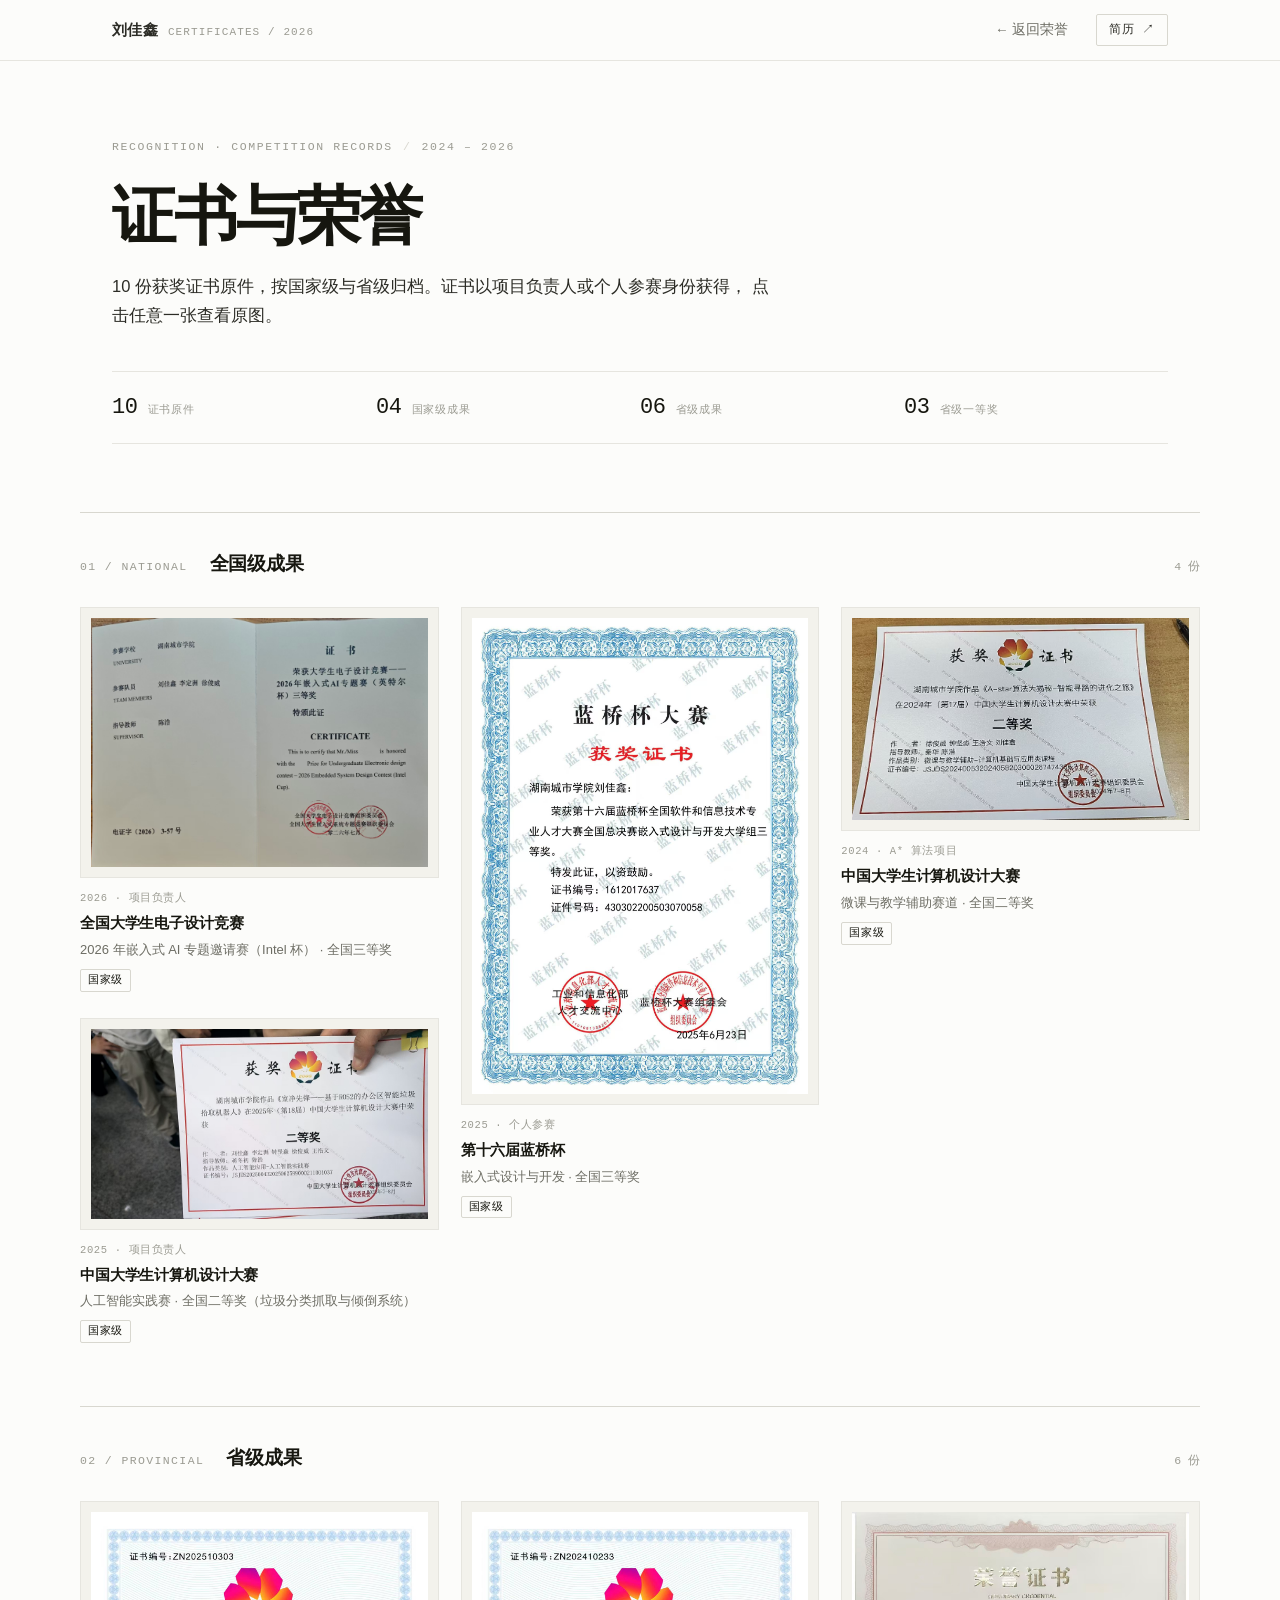
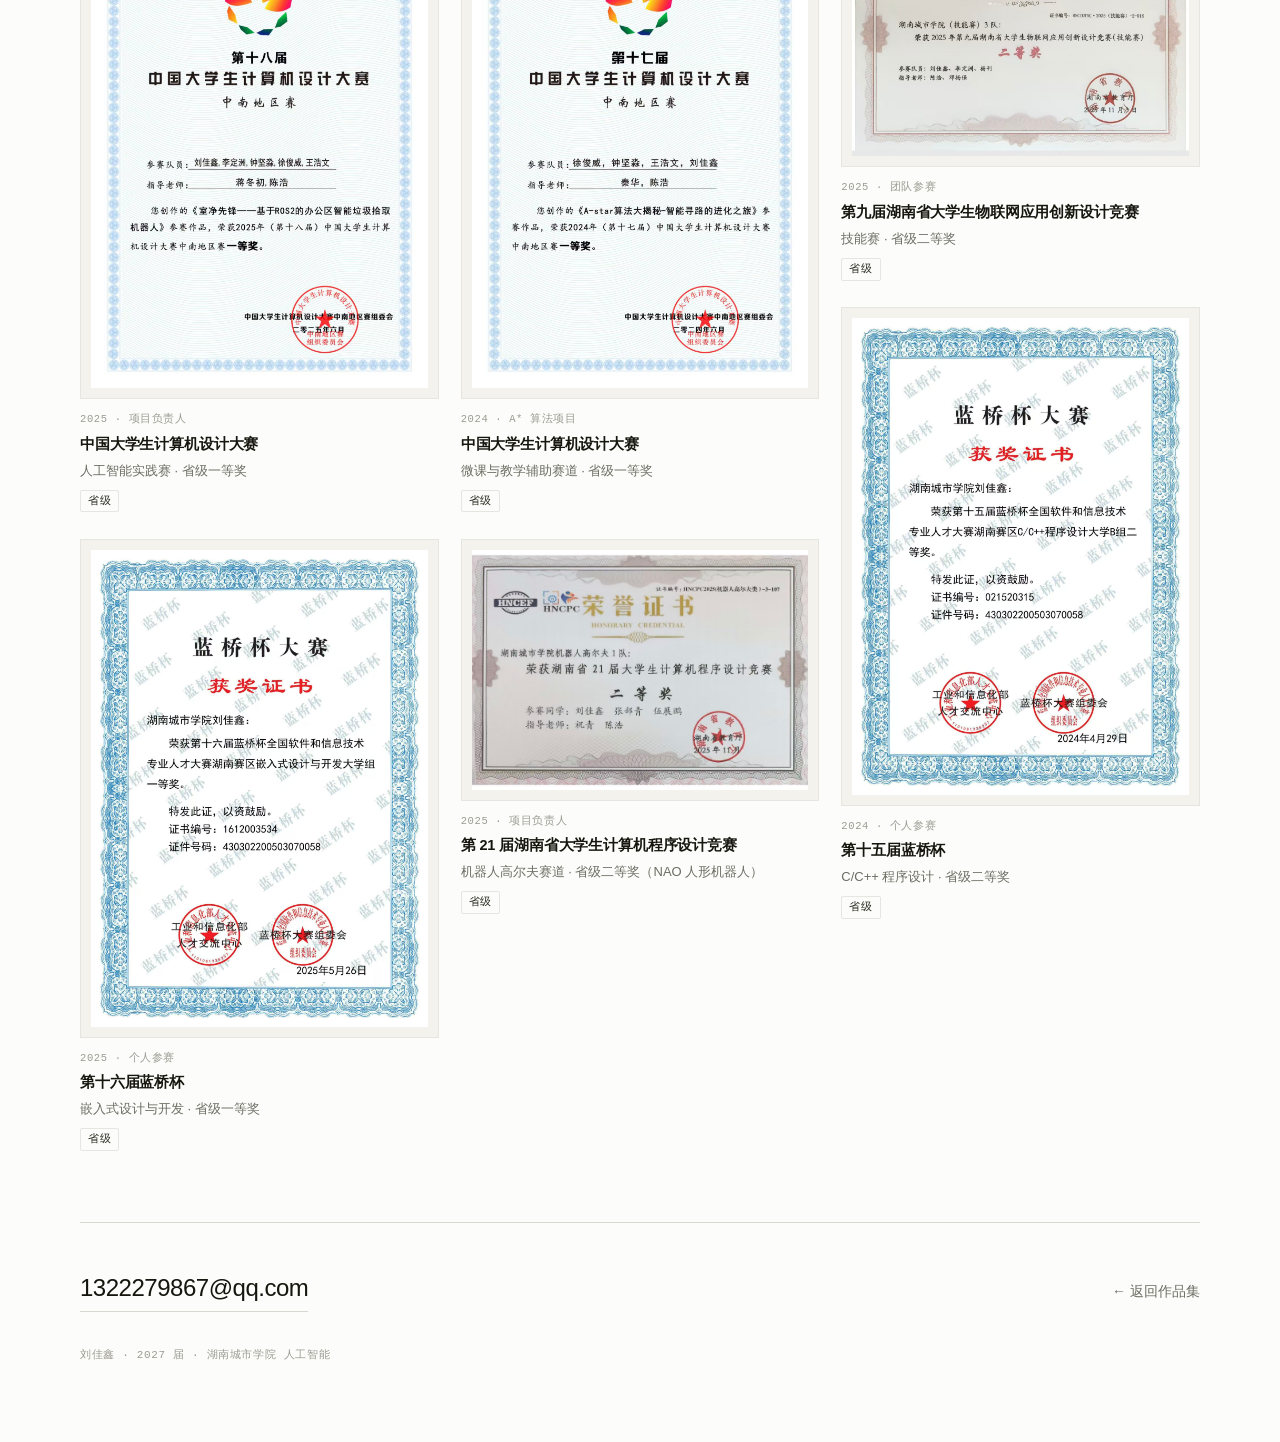
<file: certificates.html>
<!DOCTYPE html>
<html lang="zh-CN">
<head>
<meta charset="utf-8" />
<meta name="viewport" content="width=device-width, initial-scale=1" />
<title>证书与荣誉 — 刘佳鑫</title>
<meta name="description" content="刘佳鑫的 10 份获奖证书原件：全国大学生电子设计竞赛、中国大学生计算机设计大赛、蓝桥杯、湖南省机器人高尔夫与物联网竞赛。" />
<meta name="theme-color" content="#fcfcfa" />
<meta property="og:type" content="website" />
<meta property="og:title" content="证书与荣誉 — 刘佳鑫" />
<meta property="og:description" content="10 份获奖证书原件，按国家级与省级归档。" />
<style>
  *, *::before, *::after { box-sizing: border-box; }

  :root {
    --bg: #fcfcfa;
    --ink: #16160f;
    --body: #2c2c26;
    --muted: #6d6d64;
    --faint: #9b9b92;
    --line: #e6e5df;
    --rule: #d8d7cf;
    --paper: #f3f2ec;
    --link: #2a4fd0;
    --mono: ui-monospace, SFMono-Regular, "SF Mono", "JetBrains Mono", Menlo, Consolas, monospace;
    --sans: -apple-system, BlinkMacSystemFont, "SF Pro Text", "PingFang SC",
      "Hiragino Sans GB", "Noto Sans SC", "Microsoft YaHei", sans-serif;
    --pad: 32px;
  }

  html { -webkit-text-size-adjust: 100%; scroll-behavior: smooth; scroll-padding-top: 84px; }

  body {
    margin: 0;
    background: var(--bg);
    color: var(--body);
    font-family: var(--sans);
    font-size: 16px;
    line-height: 1.78;
    -webkit-font-smoothing: antialiased;
    text-rendering: optimizeLegibility;
  }

  ::selection { background: var(--ink); color: var(--bg); }
  a { color: inherit; text-decoration: none; }
  :focus-visible { outline: 2px solid var(--link); outline-offset: 3px; }
  img { display: block; max-width: 100%; height: auto; }

  .shell {
    max-width: 1120px;
    margin: 0 auto;
    padding-left: var(--pad);
    padding-right: var(--pad);
  }

  /* ---------------- 顶栏 ---------------- */
  .top {
    position: sticky;
    top: 0;
    z-index: 20;
    background: rgba(252, 252, 250, 0.9);
    -webkit-backdrop-filter: saturate(180%) blur(10px);
    backdrop-filter: saturate(180%) blur(10px);
    border-bottom: 1px solid var(--line);
  }
  .top .shell {
    display: flex;
    align-items: center;
    gap: 28px;
    height: 60px;
  }
  .brand {
    font-size: 15px;
    font-weight: 600;
    letter-spacing: 0.02em;
  }
  .brand span {
    font-family: var(--mono);
    font-size: 11px;
    font-weight: 400;
    color: var(--faint);
    letter-spacing: 0.1em;
    margin-left: 10px;
  }
  .top .back {
    margin-left: auto;
    font-size: 13.5px;
    color: var(--muted);
  }
  .top .back:hover { color: var(--ink); }
  .cv {
    font-family: var(--mono);
    font-size: 11.5px;
    letter-spacing: 0.06em;
    color: var(--body);
    border: 1px solid var(--rule);
    border-radius: 2px;
    padding: 5px 12px;
    transition: border-color 180ms ease, color 180ms ease;
  }
  .cv:hover { border-color: var(--ink); color: var(--ink); }

  /* ---------------- 首屏 ---------------- */
  .hero { padding-top: 76px; padding-bottom: 46px; }
  .kicker {
    margin: 0 0 26px;
    font-family: var(--mono);
    font-size: 11.5px;
    letter-spacing: 0.14em;
    text-transform: uppercase;
    color: var(--faint);
  }
  .kicker .sep { padding: 0 10px; color: var(--rule); }
  .hero h1 {
    margin: 0 0 22px;
    font-size: clamp(34px, 6vw, 64px);
    line-height: 1.04;
    letter-spacing: -0.035em;
    font-weight: 700;
    color: var(--ink);
  }
  .hero .lead {
    margin: 0;
    max-width: 40em;
    font-size: 16.5px;
    color: var(--body);
  }
  .stats {
    display: flex;
    flex-wrap: wrap;
    gap: 0;
    margin: 40px 0 0;
    padding: 0;
    list-style: none;
    border-top: 1px solid var(--line);
  }
  .stats li {
    flex: 1 1 140px;
    display: flex;
    align-items: baseline;
    gap: 10px;
    padding: 16px 0;
    border-bottom: 1px solid var(--line);
  }
  .stats b {
    font-family: var(--mono);
    font-size: 22px;
    font-weight: 500;
    letter-spacing: -0.02em;
    color: var(--ink);
    font-variant-numeric: tabular-nums;
  }
  .stats span {
    font-family: var(--mono);
    font-size: 11px;
    letter-spacing: 0.08em;
    color: var(--faint);
  }

  /* ---------------- 分区 ---------------- */
  .section { padding: 22px 0 40px; }
  .section-head {
    display: flex;
    align-items: baseline;
    gap: 22px;
    padding-top: 34px;
    border-top: 1px solid var(--rule);
  }
  .section-head .no {
    font-family: var(--mono);
    font-size: 11.5px;
    letter-spacing: 0.12em;
    color: var(--faint);
  }
  .section-head h2 {
    margin: 0;
    font-size: 19px;
    font-weight: 600;
    letter-spacing: -0.01em;
    color: var(--ink);
  }
  .section-head .n {
    margin-left: auto;
    font-family: var(--mono);
    font-size: 11.5px;
    color: var(--faint);
  }

  /* ---------------- 证书墙 ---------------- */
  .wall {
    column-count: 3;
    column-gap: 22px;
    margin: 26px 0 0;
  }
  .cert {
    display: block;
    break-inside: avoid;
    page-break-inside: avoid;
    margin: 0 0 26px;
  }
  .cert figure { margin: 0; }
  .cert .frame {
    padding: 10px;
    background: var(--paper);
    border: 1px solid var(--line);
    transition: border-color 200ms ease, background 200ms ease;
  }
  .cert img {
    width: 100%;
    height: auto;
    background: #fff;
    transition: opacity 200ms ease;
  }
  .cert:hover .frame { border-color: var(--rule); background: #efeee7; }
  .cert figcaption {
    display: block;
    margin-top: 11px;
  }
  .cert .meta {
    display: block;
    font-family: var(--mono);
    font-size: 10.5px;
    letter-spacing: 0.06em;
    color: var(--faint);
    margin-bottom: 5px;
  }
  .cert strong {
    display: block;
    font-size: 14.5px;
    font-weight: 600;
    line-height: 1.5;
    letter-spacing: -0.01em;
    color: var(--ink);
    text-wrap: pretty;
  }
  .cert .note {
    display: block;
    margin-top: 3px;
    font-size: 13px;
    color: var(--muted);
  }
  .cert .tag {
    display: inline-block;
    margin-top: 8px;
    font-family: var(--mono);
    font-size: 10.5px;
    letter-spacing: 0.06em;
    color: var(--body);
    border: 1px solid var(--line);
    border-radius: 2px;
    padding: 1px 7px;
  }
  .cert .tag.nat { color: var(--ink); border-color: var(--rule); }

  /* ---------------- 页脚 ---------------- */
  .foot {
    margin-top: 30px;
    padding: 44px 0 72px;
    border-top: 1px solid var(--rule);
  }
  .foot-row {
    display: flex;
    flex-wrap: wrap;
    align-items: baseline;
    justify-content: space-between;
    gap: 14px 32px;
  }
  .foot a.mail {
    font-size: clamp(18px, 2.4vw, 24px);
    letter-spacing: -0.02em;
    color: var(--ink);
    border-bottom: 1px solid var(--rule);
    padding-bottom: 2px;
  }
  .foot a.mail:hover { border-color: var(--ink); }
  .foot .back { font-size: 14px; color: var(--muted); }
  .foot .back:hover { color: var(--ink); }
  .colophon {
    margin: 34px 0 0;
    font-family: var(--mono);
    font-size: 11px;
    letter-spacing: 0.06em;
    color: var(--faint);
  }

  /* ---------------- 响应式 ---------------- */
  @media (max-width: 900px) {
    .wall { column-count: 2; column-gap: 18px; }
    .hero { padding-top: 56px; }
  }
  @media (max-width: 620px) {
    :root { --pad: 20px; }
    .top .shell { height: 56px; gap: 14px; }
    .brand span { display: none; }
    .wall { column-count: 1; }
    .section-head { flex-wrap: wrap; gap: 6px 16px; }
    .section-head .n { margin-left: 0; width: 100%; }
  }

  @media (prefers-reduced-motion: reduce) {
    html { scroll-behavior: auto; }
    * { transition-duration: 0.01ms !important; }
  }

  @media print {
    .top { position: static; }
    .wall { column-count: 2; }
    .cert { margin-bottom: 18pt; }
  }
</style>
</head>
<body>

<header class="top">
  <div class="shell">
    <a class="brand" href="index.html#top">刘佳鑫<span>CERTIFICATES / 2026</span></a>
    <a class="back" href="index.html#awards">← 返回荣誉</a>
    <a class="cv" href="assets/docs/Liu-Jiaxin-Resume.pdf?v=20261101" target="_blank" rel="noreferrer">简历 ↗</a>
  </div>
</header>

<main>
  <section class="hero shell">
    <p class="kicker">Recognition · Competition records<span class="sep">/</span>2024 – 2026</p>
    <h1>证书与荣誉</h1>
    <p class="lead">
      10 份获奖证书原件，按国家级与省级归档。证书以项目负责人或个人参赛身份获得，
      点击任意一张查看原图。
    </p>
    <ul class="stats">
      <li><b>10</b><span>证书原件</span></li>
      <li><b>04</b><span>国家级成果</span></li>
      <li><b>06</b><span>省级成果</span></li>
      <li><b>03</b><span>省级一等奖</span></li>
    </ul>
  </section>

  <!-- ================= 01 国家级 ================= -->
  <section class="section shell" aria-labelledby="nat">
    <div class="section-head">
      <span class="no">01 / NATIONAL</span>
      <h2 id="nat">全国级成果</h2>
      <span class="n">4 份</span>
    </div>

    <div class="wall">
      <a class="cert" id="edc-2026" href="assets/certificates/intel-cup-national-third.jpg" target="_blank" rel="noreferrer" title="点击查看原图">
        <figure>
          <div class="frame"><img src="assets/certificates/intel-cup-national-third.jpg" alt="全国大学生电子设计竞赛 2026 年嵌入式 AI 专题邀请赛（Intel 杯）全国三等奖证书" loading="lazy" /></div>
          <figcaption>
            <span class="meta">2026 · 项目负责人</span>
            <strong>全国大学生电子设计竞赛</strong>
            <span class="note">2026 年嵌入式 AI 专题邀请赛（Intel 杯） · 全国三等奖</span>
            <span class="tag nat">国家级</span>
          </figcaption>
        </figure>
      </a>

      <a class="cert" id="ccai-2025-nat" href="assets/certificates/computer-ai-national-second.jpg" target="_blank" rel="noreferrer" title="点击查看原图">
        <figure>
          <div class="frame"><img src="assets/certificates/computer-ai-national-second.jpg" alt="中国大学生计算机设计大赛人工智能实践赛全国二等奖证书" loading="lazy" /></div>
          <figcaption>
            <span class="meta">2025 · 项目负责人</span>
            <strong>中国大学生计算机设计大赛</strong>
            <span class="note">人工智能实践赛 · 全国二等奖（垃圾分类抓取与倾倒系统）</span>
            <span class="tag nat">国家级</span>
          </figcaption>
        </figure>
      </a>

      <a class="cert" id="lanqiao-2025-nat" href="assets/certificates/lanqiao-embedded-national-third.jpg" target="_blank" rel="noreferrer" title="点击查看原图">
        <figure>
          <div class="frame"><img src="assets/certificates/lanqiao-embedded-national-third.jpg" alt="第十六届蓝桥杯全国软件和信息技术专业人才大赛嵌入式设计与开发全国三等奖证书" loading="lazy" /></div>
          <figcaption>
            <span class="meta">2025 · 个人参赛</span>
            <strong>第十六届蓝桥杯</strong>
            <span class="note">嵌入式设计与开发 · 全国三等奖</span>
            <span class="tag nat">国家级</span>
          </figcaption>
        </figure>
      </a>

      <a class="cert" id="ccai-2024-nat" href="assets/certificates/computer-course-national-second.jpg" target="_blank" rel="noreferrer" title="点击查看原图">
        <figure>
          <div class="frame"><img src="assets/certificates/computer-course-national-second.jpg" alt="中国大学生计算机设计大赛微课与教学辅助赛全国二等奖证书" loading="lazy" /></div>
          <figcaption>
            <span class="meta">2024 · A* 算法项目</span>
            <strong>中国大学生计算机设计大赛</strong>
            <span class="note">微课与教学辅助赛道 · 全国二等奖</span>
            <span class="tag nat">国家级</span>
          </figcaption>
        </figure>
      </a>
    </div>
  </section>

  <!-- ================= 02 省级 ================= -->
  <section class="section shell" aria-labelledby="prov">
    <div class="section-head">
      <span class="no">02 / PROVINCIAL</span>
      <h2 id="prov">省级成果</h2>
      <span class="n">6 份</span>
    </div>

    <div class="wall">
      <a class="cert" id="ccai-2025-prov" href="assets/certificates/computer-ai-provincial-first.jpg" target="_blank" rel="noreferrer" title="点击查看原图">
        <figure>
          <div class="frame"><img src="assets/certificates/computer-ai-provincial-first.jpg" alt="中国大学生计算机设计大赛人工智能实践赛省级一等奖证书" loading="lazy" /></div>
          <figcaption>
            <span class="meta">2025 · 项目负责人</span>
            <strong>中国大学生计算机设计大赛</strong>
            <span class="note">人工智能实践赛 · 省级一等奖</span>
            <span class="tag">省级</span>
          </figcaption>
        </figure>
      </a>

      <a class="cert" id="lanqiao-2025-prov" href="assets/certificates/lanqiao-embedded-provincial-first.jpg" target="_blank" rel="noreferrer" title="点击查看原图">
        <figure>
          <div class="frame"><img src="assets/certificates/lanqiao-embedded-provincial-first.jpg" alt="第十六届蓝桥杯嵌入式设计与开发省级一等奖证书" loading="lazy" /></div>
          <figcaption>
            <span class="meta">2025 · 个人参赛</span>
            <strong>第十六届蓝桥杯</strong>
            <span class="note">嵌入式设计与开发 · 省级一等奖</span>
            <span class="tag">省级</span>
          </figcaption>
        </figure>
      </a>

      <a class="cert" id="ccai-2024-prov" href="assets/certificates/computer-course-provincial-first.jpg" target="_blank" rel="noreferrer" title="点击查看原图">
        <figure>
          <div class="frame"><img src="assets/certificates/computer-course-provincial-first.jpg" alt="中国大学生计算机设计大赛微课与教学辅助赛省级一等奖证书" loading="lazy" /></div>
          <figcaption>
            <span class="meta">2024 · A* 算法项目</span>
            <strong>中国大学生计算机设计大赛</strong>
            <span class="note">微课与教学辅助赛道 · 省级一等奖</span>
            <span class="tag">省级</span>
          </figcaption>
        </figure>
      </a>

      <a class="cert" id="nao-golf-2025" href="assets/certificates/nao-golf-provincial-second.jpg" target="_blank" rel="noreferrer" title="点击查看原图">
        <figure>
          <div class="frame"><img src="assets/certificates/nao-golf-provincial-second.jpg" alt="第 21 届湖南省大学生计算机程序设计竞赛机器人高尔夫赛道省级二等奖证书" loading="lazy" /></div>
          <figcaption>
            <span class="meta">2025 · 项目负责人</span>
            <strong>第 21 届湖南省大学生计算机程序设计竞赛</strong>
            <span class="note">机器人高尔夫赛道 · 省级二等奖（NAO 人形机器人）</span>
            <span class="tag">省级</span>
          </figcaption>
        </figure>
      </a>

      <a class="cert" id="iot-2025" href="assets/certificates/iot-provincial-second.jpg" target="_blank" rel="noreferrer" title="点击查看原图">
        <figure>
          <div class="frame"><img src="assets/certificates/iot-provincial-second.jpg" alt="第九届湖南省大学生物联网应用创新设计竞赛省级二等奖证书" loading="lazy" /></div>
          <figcaption>
            <span class="meta">2025 · 团队参赛</span>
            <strong>第九届湖南省大学生物联网应用创新设计竞赛</strong>
            <span class="note">技能赛 · 省级二等奖</span>
            <span class="tag">省级</span>
          </figcaption>
        </figure>
      </a>

      <a class="cert" id="lanqiao-2024-prov" href="assets/certificates/lanqiao-c-provincial-second.jpg" target="_blank" rel="noreferrer" title="点击查看原图">
        <figure>
          <div class="frame"><img src="assets/certificates/lanqiao-c-provincial-second.jpg" alt="第十五届蓝桥杯 C/C++ 程序设计省级二等奖证书" loading="lazy" /></div>
          <figcaption>
            <span class="meta">2024 · 个人参赛</span>
            <strong>第十五届蓝桥杯</strong>
            <span class="note">C/C++ 程序设计 · 省级二等奖</span>
            <span class="tag">省级</span>
          </figcaption>
        </figure>
      </a>
    </div>
  </section>

  <footer class="foot shell">
    <div class="foot-row">
      <a class="mail" href="mailto:1322279867@qq.com">1322279867@qq.com</a>
      <a class="back" href="index.html">← 返回作品集</a>
    </div>
    <p class="colophon">刘佳鑫 · 2027 届 · 湖南城市学院 人工智能</p>
  </footer>
</main>

</body>
</html>
</file>
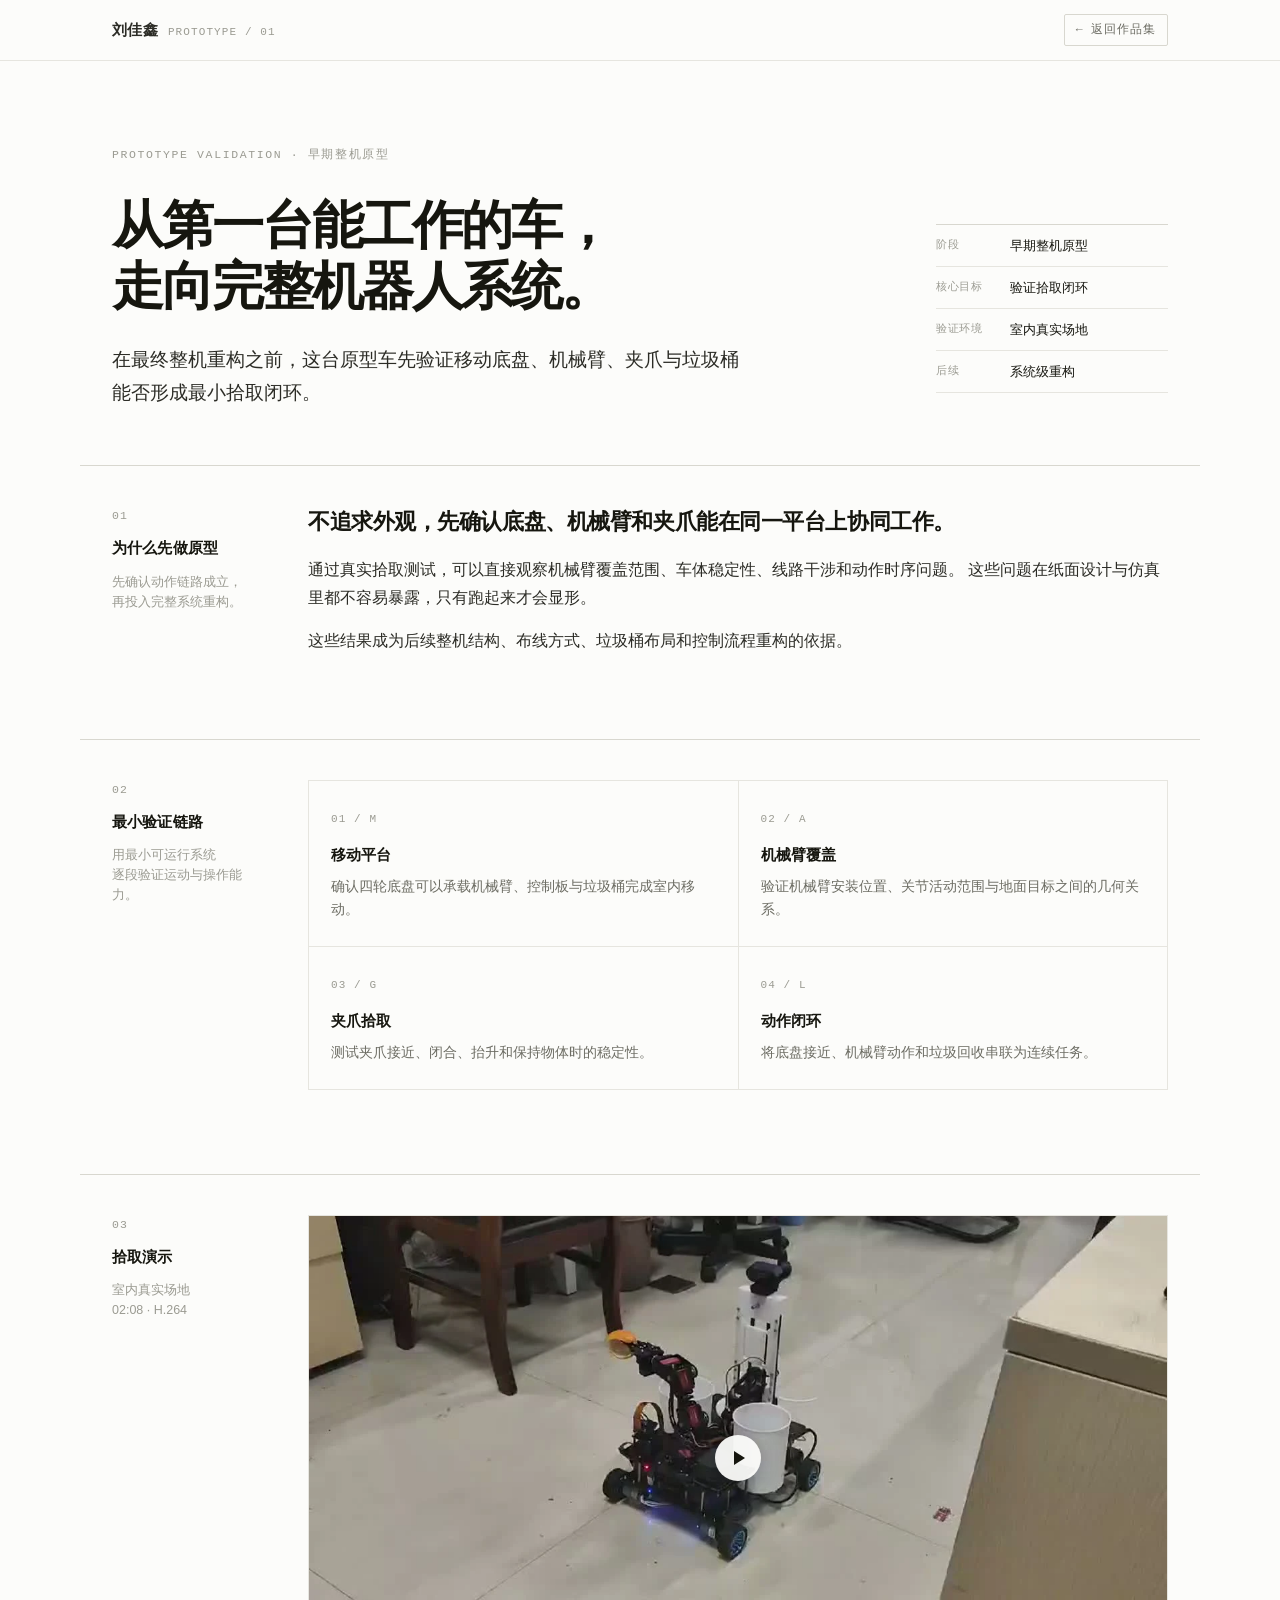
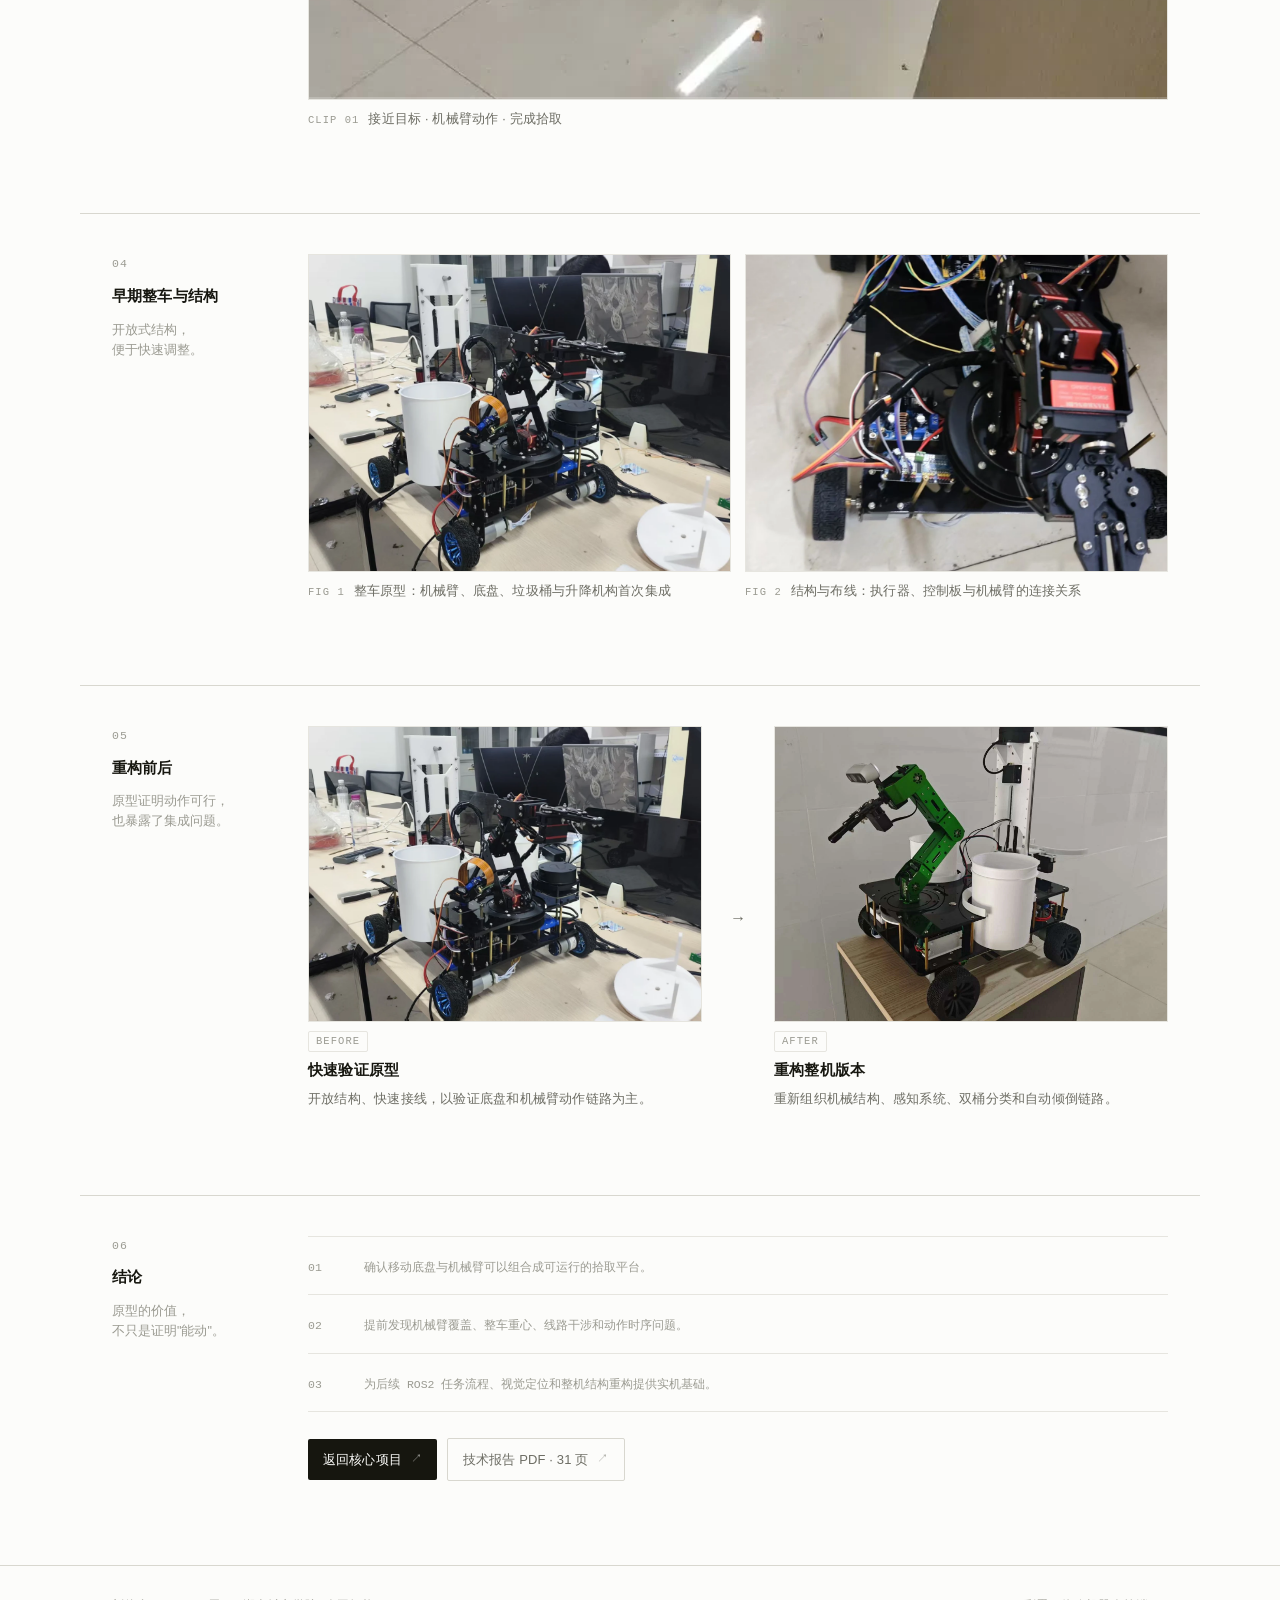
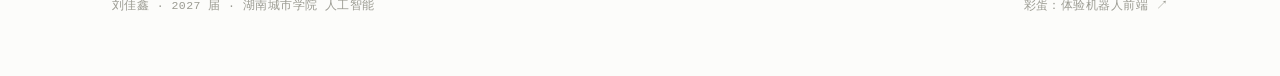
<file: prototype.html>
<!DOCTYPE html>
<html lang="zh-CN">
<head>
<meta charset="utf-8" />
<meta name="viewport" content="width=device-width, initial-scale=1" />
<title>原型验证记录 — 刘佳鑫</title>
<meta name="description" content="垃圾拾取机器人原型验证阶段记录：早期整车结构、最小拾取闭环演示，以及进入系统级重构的判断依据。" />
<meta name="theme-color" content="#fcfcfa" />
<style>
  *, *::before, *::after { box-sizing: border-box; }

  :root {
    --bg: #fcfcfa;
    --ink: #16160f;
    --body: #2c2c26;
    --muted: #6d6d64;
    --faint: #9b9b92;
    --line: #e6e5df;
    --rule: #d8d7cf;
    --paper: #f3f2ec;
    --link: #2a4fd0;
    --mono: ui-monospace, SFMono-Regular, "SF Mono", "JetBrains Mono", Menlo, Consolas, monospace;
    --sans: -apple-system, BlinkMacSystemFont, "SF Pro Text", "PingFang SC",
      "Hiragino Sans GB", "Noto Sans SC", "Microsoft YaHei", sans-serif;
    --pad: 32px;
  }

  html { -webkit-text-size-adjust: 100%; scroll-behavior: smooth; scroll-padding-top: 80px; }

  body {
    margin: 0;
    background: var(--bg);
    color: var(--body);
    font-family: var(--sans);
    font-size: 16px;
    line-height: 1.78;
    -webkit-font-smoothing: antialiased;
    text-rendering: optimizeLegibility;
  }

  ::selection { background: var(--ink); color: var(--bg); }
  a { color: inherit; text-decoration: none; }
  :focus-visible { outline: 2px solid var(--link); outline-offset: 3px; }
  img { display: block; max-width: 100%; height: auto; }

  .shell {
    max-width: 1120px;
    margin: 0 auto;
    padding-left: var(--pad);
    padding-right: var(--pad);
  }

  /* ---------------- 顶栏 ---------------- */
  .top {
    position: sticky;
    top: 0;
    z-index: 20;
    background: rgba(252, 252, 250, 0.9);
    -webkit-backdrop-filter: saturate(180%) blur(10px);
    backdrop-filter: saturate(180%) blur(10px);
    border-bottom: 1px solid var(--line);
  }
  .top .shell {
    display: flex;
    align-items: center;
    gap: 20px;
    height: 60px;
  }
  .brand {
    font-size: 15px;
    font-weight: 600;
    letter-spacing: 0.02em;
  }
  .brand span {
    font-family: var(--mono);
    font-size: 11px;
    font-weight: 400;
    color: var(--faint);
    letter-spacing: 0.1em;
    margin-left: 10px;
  }
  .top .back {
    margin-left: auto;
    font-family: var(--mono);
    font-size: 11.5px;
    letter-spacing: 0.08em;
    color: var(--muted);
    padding: 5px 11px;
    border: 1px solid var(--rule);
    border-radius: 2px;
    transition: border-color 180ms ease, color 180ms ease, background 180ms ease;
  }
  .top .back:hover { border-color: var(--ink); color: var(--ink); background: #fff; }

  /* ---------------- 按钮 ---------------- */
  .btn,
  .ghost {
    display: inline-flex;
    align-items: center;
    gap: 9px;
    padding: 9px 15px;
    border-radius: 2px;
    font-size: 13px;
    letter-spacing: 0.01em;
    transition: background 180ms ease, border-color 180ms ease, color 180ms ease,
      transform 180ms cubic-bezier(0.2, 0.7, 0.3, 1);
  }
  .btn { background: var(--ink); color: var(--bg); }
  .btn:hover { background: #000; color: #fff; transform: translateY(-1px); }
  .ghost { border: 1px solid var(--rule); color: var(--muted); }
  .ghost:hover { border-color: var(--ink); color: var(--ink); background: #fff; transform: translateY(-1px); }
  .arw { font-family: var(--mono); font-size: 11px; line-height: 1; opacity: 0.62; }
  .links { display: flex; flex-wrap: wrap; align-items: center; gap: 10px; margin: 0; }

  /* ---------------- 首屏 ---------------- */
  .hero { padding-top: 84px; padding-bottom: 56px; }
  .hero-grid {
    display: grid;
    grid-template-columns: minmax(0, 1fr) 232px;
    gap: 64px;
    align-items: end;
  }
  .kicker {
    margin: 0 0 30px;
    font-family: var(--mono);
    font-size: 11.5px;
    letter-spacing: 0.14em;
    text-transform: uppercase;
    color: var(--faint);
  }
  .hero h1 {
    margin: 0 0 28px;
    font-size: clamp(32px, 4.6vw, 52px);
    line-height: 1.16;
    letter-spacing: -0.04em;
    font-weight: 600;
    color: var(--ink);
  }
  .lede {
    margin: 0;
    max-width: 33em;
    font-size: clamp(16.5px, 1.9vw, 19px);
    line-height: 1.72;
    color: var(--body);
    text-wrap: pretty;
  }

  /* 右侧事实表 */
  .facts { border-top: 1px solid var(--rule); }
  .facts div {
    display: grid;
    grid-template-columns: 62px minmax(0, 1fr);
    gap: 12px;
    padding: 9px 0;
    border-bottom: 1px solid var(--line);
    font-size: 13px;
  }
  .facts dt {
    font-family: var(--mono);
    font-size: 11px;
    letter-spacing: 0.06em;
    color: var(--faint);
    padding-top: 2px;
  }
  .facts dd { margin: 0; color: var(--ink); }

  /* ---------------- 章节骨架 ---------------- */
  .row {
    display: grid;
    grid-template-columns: 148px minmax(0, 1fr);
    gap: 48px;
    padding-top: 40px;
    padding-bottom: 84px;
    border-top: 1px solid var(--rule);
  }
  .rail .num {
    display: block;
    font-family: var(--mono);
    font-size: 11.5px;
    color: var(--faint);
    letter-spacing: 0.1em;
    margin-bottom: 8px;
  }
  .rail h2 {
    margin: 0;
    font-size: 15px;
    font-weight: 600;
    letter-spacing: 0.01em;
    color: var(--ink);
  }
  .rail p {
    margin: 10px 0 0;
    font-size: 12.5px;
    line-height: 1.6;
    color: var(--faint);
  }

  h3.lead {
    margin: 0 0 18px;
    font-size: clamp(19px, 2.2vw, 22px);
    line-height: 1.45;
    font-weight: 600;
    letter-spacing: -0.02em;
    color: var(--ink);
    text-wrap: balance;
  }
  p.copy {
    margin: 0 0 16px;
    font-size: 15.5px;
    color: var(--body);
    text-wrap: pretty;
  }
  p.copy:last-child { margin-bottom: 0; }

  /* ---------------- 验证链路 ---------------- */
  .chain {
    display: grid;
    grid-template-columns: repeat(2, minmax(0, 1fr));
    gap: 1px;
    margin: 0;
    background: var(--line);
    border: 1px solid var(--line);
  }
  .chain div {
    background: var(--bg);
    padding: 22px 22px 24px;
  }
  .chain .k {
    font-family: var(--mono);
    font-size: 11px;
    letter-spacing: 0.1em;
    color: var(--faint);
  }
  .chain h4 {
    margin: 10px 0 8px;
    font-size: 15px;
    font-weight: 600;
    color: var(--ink);
  }
  .chain p { margin: 0; font-size: 13.5px; line-height: 1.7; color: var(--muted); }

  /* ---------------- 图 / 视频 ---------------- */
  figure { margin: 0; }
  figure .ph {
    position: relative;
    overflow: hidden;
    border: 1px solid var(--line);
    background: var(--paper);
  }
  figure img { width: 100%; height: 100%; object-fit: cover; display: block; }
  .shots { display: grid; gap: 14px; }
  .shots.two { grid-template-columns: 1fr 1fr; }
  .shots.equal figure .ph { aspect-ratio: 4 / 3; }
  .shots.equal figure.fit img { object-fit: contain; padding: 8px; background: #fbfbf9; }
  figure figcaption {
    margin-top: 9px;
    font-family: var(--mono);
    font-size: 11px;
    line-height: 1.6;
    letter-spacing: 0.02em;
    color: var(--faint);
  }
  figure figcaption .k { display: inline-block; margin-right: 9px; font-size: 10.5px; letter-spacing: 0.1em; }
  figure figcaption .t {
    font-family: var(--sans);
    font-size: 12.5px;
    color: var(--muted);
  }

  .clip { position: relative; }
  .clip .ph { background: #0b0d0c; }
  .clip:hover .ph { border-color: var(--rule); }
  .clip video {
    display: block;
    width: 100%;
    aspect-ratio: 16 / 9;
    object-fit: cover;
    background: #0b0d0c;
    cursor: pointer;
  }
  .clip .tri {
    position: absolute;
    top: 50%; left: 50%;
    transform: translate(-50%, -50%);
    width: 46px; height: 46px;
    display: grid;
    place-items: center;
    padding: 0; margin: 0;
    border: 0;
    border-radius: 50%;
    background: rgba(252, 252, 250, 0.94);
    box-shadow: 0 2px 18px rgba(0, 0, 0, 0.26);
    cursor: pointer;
    -webkit-appearance: none;
    appearance: none;
    transition: opacity 200ms ease, transform 200ms ease, background 160ms ease;
  }
  .clip .tri::before {
    content: "";
    width: 0; height: 0;
    border-left: 11px solid var(--ink);
    border-top: 7px solid transparent;
    border-bottom: 7px solid transparent;
    margin-left: 3px;
  }
  .clip.is-playing .tri::before {
    width: 10px; height: 12px;
    margin-left: 0;
    border: 0;
    border-left: 3px solid var(--ink);
    border-right: 3px solid var(--ink);
  }
  .clip .tri:hover { background: #fff; }
  .clip.is-playing .tri { opacity: 0; transform: translate(-50%, -50%) scale(0.9); }
  .clip.is-playing:hover .tri { opacity: 0.94; transform: translate(-50%, -50%) scale(1); }
  .clip .prog {
    position: absolute;
    left: 0; right: 0; bottom: 0;
    height: 2px;
    background: rgba(255, 255, 255, 0.2);
    pointer-events: none;
  }
  .clip .prog i { display: block; height: 100%; width: 0; background: rgba(252, 252, 250, 0.92); }
  .clip.is-playing .prog i { transition: width 140ms linear; }

  /* ---------------- 前后对比 ---------------- */
  .compare {
    display: grid;
    grid-template-columns: minmax(0, 1fr) 40px minmax(0, 1fr);
    align-items: center;
    gap: 16px;
  }
  .compare .arw {
    font-family: var(--mono);
    font-size: 16px;
    color: var(--muted);
    text-align: center;
    opacity: 1;
  }
  .compare figure .ph { aspect-ratio: 4 / 3; }
  .compare .tag {
    display: inline-block;
    font-family: var(--mono);
    font-size: 10.5px;
    letter-spacing: 0.1em;
    color: var(--faint);
    border: 1px solid var(--line);
    border-radius: 2px;
    padding: 1px 7px;
    margin-bottom: 8px;
  }
  .compare h4 { margin: 0 0 6px; font-size: 14.5px; font-weight: 600; color: var(--ink); }
  .compare p { margin: 0; font-size: 13px; line-height: 1.7; color: var(--muted); }

  /* ---------------- 结论 ---------------- */
  .takes { border-top: 1px solid var(--line); }
  .takes div {
    display: grid;
    grid-template-columns: 40px minmax(0, 1fr);
    gap: 16px;
    padding: 16px 0;
    border-bottom: 1px solid var(--line);
    font-size: 15px;
    color: var(--body);
  }
  .takes span {
    font-family: var(--mono);
    font-size: 11.5px;
    color: var(--faint);
    padding-top: 5px;
  }

  /* ---------------- 页脚 ---------------- */
  .foot {
    border-top: 1px solid var(--rule);
    padding: 30px 0 60px;
  }
  .foot .shell {
    display: flex;
    flex-wrap: wrap;
    align-items: center;
    gap: 12px 24px;
    font-family: var(--mono);
    font-size: 11.5px;
    letter-spacing: 0.04em;
    color: var(--faint);
  }
  .foot a:hover { color: var(--ink); }
  .foot .egg { margin-left: auto; }

  /* ---------------- 响应式 ---------------- */
  @media (max-width: 900px) {
    .hero-grid { grid-template-columns: minmax(0, 1fr); gap: 40px; align-items: start; }
    .hero { padding-top: 56px; padding-bottom: 40px; }
  }
  @media (max-width: 720px) {
    :root { --pad: 20px; }
    .top .back { font-size: 11px; }
    .row { grid-template-columns: 1fr; gap: 22px; padding-top: 32px; padding-bottom: 56px; }
    .rail .num { display: inline; margin-right: 10px; }
    .rail h2 { display: inline; }
    .rail p { display: block; margin-top: 6px; }
    .chain { grid-template-columns: 1fr; }
    .shots.two { grid-template-columns: 1fr; }
    .compare { grid-template-columns: 1fr; gap: 12px; }
    .compare .arw { transform: rotate(90deg); }
    .clip .tri { width: 40px; height: 40px; }
  }
</style>
</head>
<body>

<header class="top">
  <div class="shell">
    <a class="brand" href="index.html">刘佳鑫<span>PROTOTYPE / 01</span></a>
    <a class="back" href="index.html#work">← 返回作品集</a>
  </div>
</header>

<main>

  <!-- 首屏 -->
  <section class="hero shell">
    <div class="hero-grid">
      <div>
        <p class="kicker">Prototype Validation · 早期整机原型</p>
        <h1>从第一台能工作的车，<br />走向完整机器人系统。</h1>
        <p class="lede">
          在最终整机重构之前，这台原型车先验证移动底盘、机械臂、夹爪与垃圾桶能否形成最小拾取闭环。
        </p>
      </div>
      <dl class="facts">
        <div><dt>阶段</dt><dd>早期整机原型</dd></div>
        <div><dt>核心目标</dt><dd>验证拾取闭环</dd></div>
        <div><dt>验证环境</dt><dd>室内真实场地</dd></div>
        <div><dt>后续</dt><dd>系统级重构</dd></div>
      </dl>
    </div>
  </section>

  <!-- 01 为什么 -->
  <section class="row shell">
    <div class="rail">
      <span class="num">01</span>
      <h2>为什么先做原型</h2>
      <p>先确认动作链路成立，<br />再投入完整系统重构。</p>
    </div>
    <div>
      <h3 class="lead">不追求外观，先确认底盘、机械臂和夹爪能在同一平台上协同工作。</h3>
      <p class="copy">
        通过真实拾取测试，可以直接观察机械臂覆盖范围、车体稳定性、线路干涉和动作时序问题。
        这些问题在纸面设计与仿真里都不容易暴露，只有跑起来才会显形。
      </p>
      <p class="copy">
        这些结果成为后续整机结构、布线方式、垃圾桶布局和控制流程重构的依据。
      </p>
    </div>
  </section>

  <!-- 02 最小链路 -->
  <section class="row shell">
    <div class="rail">
      <span class="num">02</span>
      <h2>最小验证链路</h2>
      <p>用最小可运行系统<br />逐段验证运动与操作能力。</p>
    </div>
    <div>
      <div class="chain">
        <div>
          <span class="k">01 / M</span>
          <h4>移动平台</h4>
          <p>确认四轮底盘可以承载机械臂、控制板与垃圾桶完成室内移动。</p>
        </div>
        <div>
          <span class="k">02 / A</span>
          <h4>机械臂覆盖</h4>
          <p>验证机械臂安装位置、关节活动范围与地面目标之间的几何关系。</p>
        </div>
        <div>
          <span class="k">03 / G</span>
          <h4>夹爪拾取</h4>
          <p>测试夹爪接近、闭合、抬升和保持物体时的稳定性。</p>
        </div>
        <div>
          <span class="k">04 / L</span>
          <h4>动作闭环</h4>
          <p>将底盘接近、机械臂动作和垃圾回收串联为连续任务。</p>
        </div>
      </div>
    </div>
  </section>

  <!-- 03 演示 -->
  <section class="row shell">
    <div class="rail">
      <span class="num">03</span>
      <h2>拾取演示</h2>
      <p>室内真实场地<br />02:08 · H.264</p>
    </div>
    <div>
      <figure class="clip" data-auto="2">
        <div class="ph">
          <video muted loop playsinline preload="none" poster="assets/images/prototype-video-poster.webp" aria-label="原型阶段拾取演示">
            <source src="assets/videos/prototype-pick.mp4" type="video/mp4" />
          </video>
          <button class="tri" type="button" aria-label="播放"></button>
          <span class="prog" aria-hidden="true"><i></i></span>
        </div>
        <figcaption><span class="k">CLIP 01</span><span class="t">接近目标 · 机械臂动作 · 完成拾取</span></figcaption>
      </figure>
    </div>
  </section>

  <!-- 04 硬件记录 -->
  <section class="row shell">
    <div class="rail">
      <span class="num">04</span>
      <h2>早期整车与结构</h2>
      <p>开放式结构，<br />便于快速调整。</p>
    </div>
    <div>
      <div class="shots two equal">
        <figure>
          <div class="ph"><img src="assets/images/prototype-car-overview.webp" alt="垃圾拾取机器人原型验证阶段整车" loading="lazy" /></div>
          <figcaption><span class="k">FIG 1</span><span class="t">整车原型：机械臂、底盘、垃圾桶与升降机构首次集成</span></figcaption>
        </figure>
        <figure>
          <div class="ph"><img src="assets/images/prototype-car-detail.webp" alt="原型底盘与机械臂结构细节" loading="lazy" /></div>
          <figcaption><span class="k">FIG 2</span><span class="t">结构与布线：执行器、控制板与机械臂的连接关系</span></figcaption>
        </figure>
      </div>
    </div>
  </section>

  <!-- 05 迭代 -->
  <section class="row shell">
    <div class="rail">
      <span class="num">05</span>
      <h2>重构前后</h2>
      <p>原型证明动作可行，<br />也暴露了集成问题。</p>
    </div>
    <div>
      <div class="compare">
        <figure>
          <div class="ph"><img src="assets/images/prototype-car-overview.webp" alt="原型验证阶段的垃圾拾取小车" loading="lazy" /></div>
          <figcaption>
            <span class="tag">BEFORE</span>
            <h4>快速验证原型</h4>
            <p>开放结构、快速接线，以验证底盘和机械臂动作链路为主。</p>
          </figcaption>
        </figure>
        <span class="arw" aria-hidden="true">→</span>
        <figure>
          <div class="ph"><img src="assets/images/trash-robot-overview.webp" alt="重构后的垃圾拾取机器人整机" loading="lazy" /></div>
          <figcaption>
            <span class="tag">AFTER</span>
            <h4>重构整机版本</h4>
            <p>重新组织机械结构、感知系统、双桶分类和自动倾倒链路。</p>
          </figcaption>
        </figure>
      </div>
    </div>
  </section>

  <!-- 06 结论 -->
  <section class="row shell">
    <div class="rail">
      <span class="num">06</span>
      <h2>结论</h2>
      <p>原型的价值，<br />不只是证明"能动"。</p>
    </div>
    <div>
      <div class="takes">
        <div><span>01</span><span>确认移动底盘与机械臂可以组合成可运行的拾取平台。</span></div>
        <div><span>02</span><span>提前发现机械臂覆盖、整车重心、线路干涉和动作时序问题。</span></div>
        <div><span>03</span><span>为后续 ROS2 任务流程、视觉定位和整机结构重构提供实机基础。</span></div>
      </div>
      <p class="links" style="margin-top: 26px">
        <a class="btn" href="index.html#work">返回核心项目<span class="arw">↗</span></a>
        <a class="ghost" href="assets/docs/ROS2-Trash-Robot-Technical-Report.pdf" target="_blank" rel="noreferrer">技术报告 PDF · 31 页<span class="arw">↗</span></a>
      </p>
    </div>
  </section>

</main>

<footer class="foot">
  <div class="shell">
    <span>刘佳鑫 · 2027 届 · 湖南城市学院 人工智能</span>
    <a class="egg" href="robot-demo.html?v=4">彩蛋：体验机器人前端 ↗</a>
  </div>
</footer>

<script>
  (function () {
    var figs = document.querySelectorAll('.clip');
    if (!figs.length) return;
    var reduce = window.matchMedia && window.matchMedia('(prefers-reduced-motion: reduce)').matches;
    var saveData = !!(navigator.connection && navigator.connection.saveData);

    Array.prototype.forEach.call(figs, function (fig) {
      var v = fig.querySelector('video');
      var btn = fig.querySelector('.tri');
      var bar = fig.querySelector('.prog i');
      if (!v) return;
      v.muted = true;
      v.removeAttribute('controls');

      function sync() {
        var playing = !v.paused && !v.ended;
        fig.classList.toggle('is-playing', playing);
        if (btn) btn.setAttribute('aria-label', playing ? '暂停' : '播放');
      }
      function toggle() {
        if (v.paused || v.ended) {
          var p = v.play();
          if (p && p.catch) p.catch(function () {});
          fig.dataset.locked = '1';
        } else {
          v.pause();
          fig.dataset.locked = 'paused';
        }
      }
      ['play', 'pause', 'ended'].forEach(function (ev) { v.addEventListener(ev, sync); });
      v.addEventListener('timeupdate', function () {
        if (bar && v.duration) bar.style.width = ((v.currentTime / v.duration) * 100).toFixed(1) + '%';
      });
      fig.querySelector('.ph').addEventListener('click', function (e) {
        e.preventDefault();
        toggle();
      });
      sync();
    });

    if (reduce || saveData) return;

    var autos = [].filter.call(figs, function (f) { return f.dataset.auto; });

    function inView(el) {
      var r = el.getBoundingClientRect();
      var h = window.innerHeight || document.documentElement.clientHeight;
      var visible = Math.min(r.bottom, h) - Math.max(r.top, 0);
      return visible > Math.min(r.height, h) * 0.55;
    }

    function scan() {
      autos.forEach(function (fig) {
        var v = fig.querySelector('video');
        if (!v) return;
        var dwell = fig.dataset.auto === '2';
        if (inView(fig)) {
          if (v.paused && !document.hidden && fig.dataset.locked !== 'paused') {
            if (dwell) {
              if (!fig._timer) {
                fig._timer = window.setTimeout(function () {
                  fig._timer = null;
                  if (inView(fig) && v.paused && fig.dataset.locked !== 'paused') {
                    var p = v.play();
                    if (p && p.catch) p.catch(function () {});
                  }
                }, 1100);
              }
            } else {
              var q = v.play();
              if (q && q.catch) q.catch(function () {});
            }
          }
        } else {
          if (fig._timer) { window.clearTimeout(fig._timer); fig._timer = null; }
          if (!v.paused) v.pause();
          if (fig.dataset.locked === '1') delete fig.dataset.locked;
        }
      });
    }

    var queued = false;
    function request() {
      if (queued) return;
      queued = true;
      window.requestAnimationFrame(function () { queued = false; scan(); });
    }
    window.addEventListener('scroll', request, { passive: true });
    window.addEventListener('resize', request);
    document.addEventListener('visibilitychange', request);
    scan();
  })();
</script>

</body>
</html>
</file>
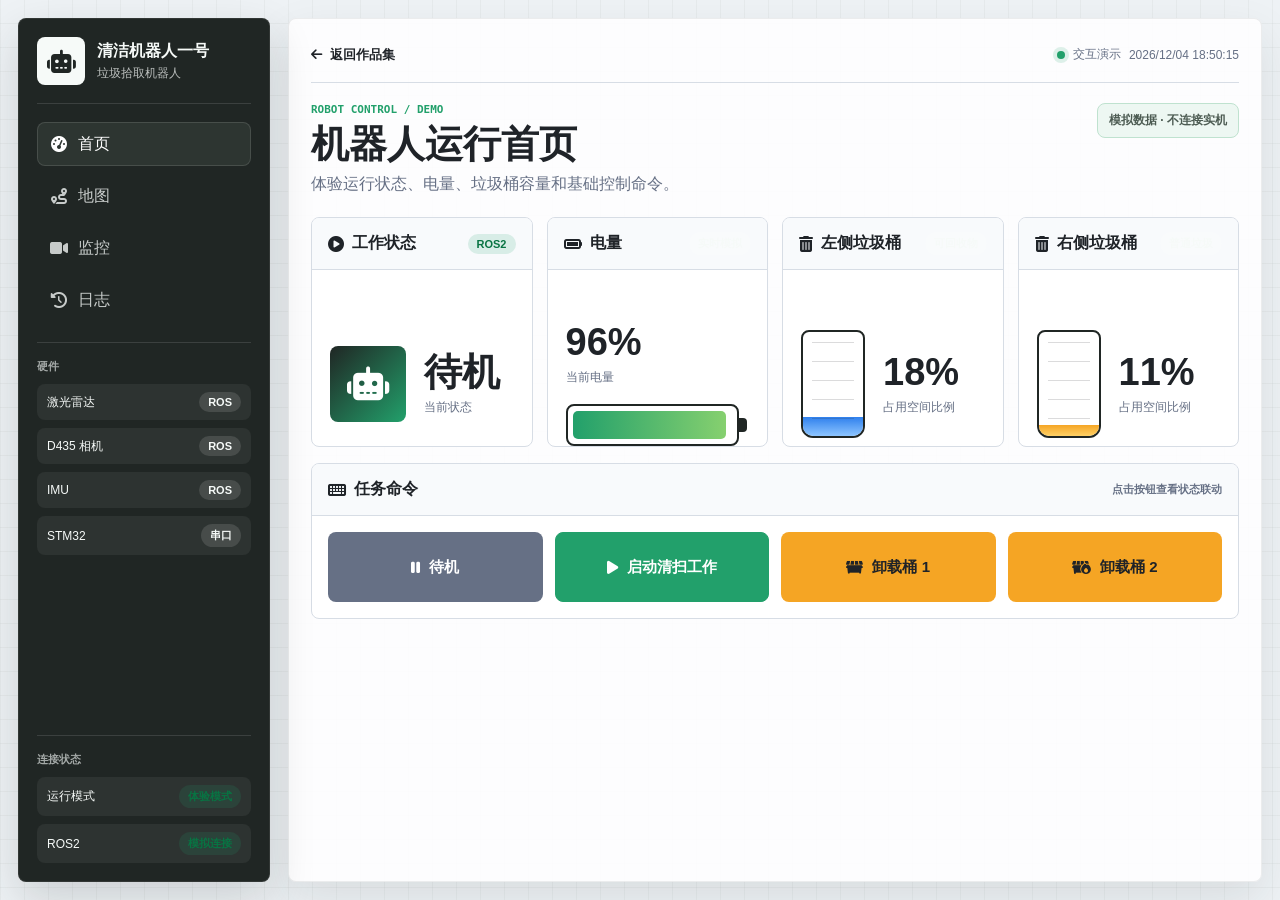
<file: robot-demo.html>
<!DOCTYPE html>
<html lang="zh-CN">
  <head>
    <meta charset="UTF-8" />
    <meta name="viewport" content="width=device-width, initial-scale=1.0" />
    <meta
      name="description"
      content="垃圾拾取机器人前端交互体验，模拟状态监控、地图导航、区域清扫、视觉识别与操作日志。"
    />
    <title>机器人前端体验 | 刘佳鑫作品集</title>
    <link rel="stylesheet" href="robot-demo.css?v=4" />
    <link
      rel="stylesheet"
      href="https://cdnjs.cloudflare.com/ajax/libs/font-awesome/6.5.2/css/all.min.css"
    />
  </head>
  <body>
    <div class="demo-shell">
      <aside class="sidebar">
        <div class="brand-mark">
          <div class="brand-icon"><i class="fa-solid fa-robot"></i></div>
          <div>
            <p class="brand-title">清洁机器人一号</p>
            <p class="brand-type">垃圾拾取机器人</p>
          </div>
        </div>

        <nav class="nav-stack" aria-label="机器人前端功能">
          <button class="nav-link active" type="button" data-view="home">
            <i class="fa-solid fa-gauge-high"></i><span>首页</span>
          </button>
          <button class="nav-link" type="button" data-view="map">
            <i class="fa-solid fa-route"></i><span>地图</span>
          </button>
          <button class="nav-link" type="button" data-view="monitor">
            <i class="fa-solid fa-video"></i><span>监控</span>
          </button>
          <button class="nav-link" type="button" data-view="logs">
            <i class="fa-solid fa-clock-rotate-left"></i><span>日志</span>
          </button>
        </nav>

        <div class="side-section">
          <p class="side-label">硬件</p>
          <ul class="hardware-list">
            <li><span>激光雷达</span><span class="status-pill dark">ROS</span></li>
            <li><span>D435 相机</span><span class="status-pill dark">ROS</span></li>
            <li><span>IMU</span><span class="status-pill dark">ROS</span></li>
            <li><span>STM32</span><span class="status-pill dark">串口</span></li>
          </ul>
        </div>

        <div class="side-section connection-section">
          <p class="side-label">连接状态</p>
          <ul class="state-list">
            <li><span>运行模式</span><span class="status-pill ok">体验模式</span></li>
            <li><span>ROS2</span><span class="status-pill ok">模拟连接</span></li>
          </ul>
        </div>
      </aside>

      <main class="main-content">
        <header class="topbar">
          <a class="back-link" href="index.html#work">
            <i class="fa-solid fa-arrow-left"></i><span>返回作品集</span>
          </a>
          <div class="demo-state">
            <span class="live-dot"></span>
            <span>交互演示</span>
            <time id="current-time"></time>
          </div>
        </header>

        <section class="view active" data-view-panel="home">
          <div class="page-head">
            <div>
              <p class="eyebrow">ROBOT CONTROL / DEMO</p>
              <h1>机器人运行首页</h1>
              <p>体验运行状态、电量、垃圾桶容量和基础控制命令。</p>
            </div>
            <span class="demo-badge">模拟数据 · 不连接实机</span>
          </div>

          <div class="home-grid">
            <article class="panel status-card">
              <div class="panel-head">
                <span><i class="fa-solid fa-circle-play"></i>工作状态</span>
                <span class="status-pill ok" id="mode-pill">ROS2</span>
              </div>
              <div class="panel-body status-display">
                <div class="robot-face"><i class="fa-solid fa-robot"></i></div>
                <div>
                  <strong class="metric-value" id="robot-status">待机</strong>
                  <span class="metric-label">当前状态</span>
                </div>
              </div>
            </article>

            <article class="panel battery-card">
              <div class="panel-head">
                <span><i class="fa-solid fa-battery-full"></i>电量</span>
                <span class="status-pill dark">实时模拟</span>
              </div>
              <div class="panel-body battery-readout">
                <div>
                  <strong class="metric-value"><span id="battery-level">96</span>%</strong>
                  <span class="metric-label">当前电量</span>
                </div>
                <div class="battery-shell" aria-label="机器人剩余电量">
                  <div class="battery-fill" id="battery-fill"></div>
                </div>
              </div>
            </article>

            <article class="panel bin-card">
              <div class="panel-head">
                <span><i class="fa-solid fa-trash-can"></i>左侧垃圾桶</span>
                <span class="status-pill dark">可回收物</span>
              </div>
              <div class="panel-body bin-meter">
                <div class="bin-tank">
                  <div class="bin-fill left" id="left-bin-fill"></div>
                </div>
                <div>
                  <strong class="metric-value"><span id="left-bin">18</span>%</strong>
                  <span class="metric-label">占用空间比例</span>
                </div>
              </div>
            </article>

            <article class="panel bin-card">
              <div class="panel-head">
                <span><i class="fa-solid fa-trash-can"></i>右侧垃圾桶</span>
                <span class="status-pill dark">普通垃圾</span>
              </div>
              <div class="panel-body bin-meter">
                <div class="bin-tank">
                  <div class="bin-fill right" id="right-bin-fill"></div>
                </div>
                <div>
                  <strong class="metric-value"><span id="right-bin">11</span>%</strong>
                  <span class="metric-label">占用空间比例</span>
                </div>
              </div>
            </article>
          </div>

          <section class="panel command-panel">
            <div class="panel-head">
              <span><i class="fa-solid fa-keyboard"></i>任务命令</span>
              <span class="panel-note">点击按钮查看状态联动</span>
            </div>
            <div class="command-grid">
              <button class="command-button secondary" type="button" data-command="standby">
                <i class="fa-solid fa-pause"></i><span>待机</span>
              </button>
              <button class="command-button success" type="button" id="clean-toggle">
                <i class="fa-solid fa-play"></i><span>启动清扫工作</span>
              </button>
              <button class="command-button warning" type="button" data-dump="left">
                <i class="fa-solid fa-dumpster"></i><span>卸载桶 1</span>
              </button>
              <button class="command-button warning" type="button" data-dump="right">
                <i class="fa-solid fa-dumpster-fire"></i><span>卸载桶 2</span>
              </button>
            </div>
          </section>
        </section>

        <section class="view" data-view-panel="map">
          <div class="page-head">
            <div>
              <p class="eyebrow">NAV2 / REGION TASK</p>
              <h1>地图导航</h1>
              <p>点击目标点、拖拽清扫区域，并模拟机器人执行导航任务。</p>
            </div>
            <span class="status-pill ok" id="nav-state">导航就绪</span>
          </div>

          <div class="map-layout">
            <section class="panel map-panel">
              <div class="panel-head map-toolbar">
                <span><i class="fa-solid fa-map"></i>办公区地图</span>
                <div class="tool-segments" aria-label="地图操作模式">
                  <button class="tool-button active" type="button" data-map-mode="goal">
                    <i class="fa-solid fa-location-dot"></i><span>目标点</span>
                  </button>
                  <button class="tool-button" type="button" data-map-mode="region">
                    <i class="fa-solid fa-vector-square"></i><span>清扫区域</span>
                  </button>
                  <button class="tool-button" type="button" data-map-mode="dump">
                    <i class="fa-solid fa-dumpster"></i><span>卸载区</span>
                  </button>
                </div>
              </div>
              <div class="map-stage" id="map-stage">
                <canvas id="map-canvas"></canvas>
                <div class="map-legend">
                  <span><i class="legend-dot robot"></i>机器人</span>
                  <span><i class="legend-dot goal"></i>导航目标</span>
                  <span><i class="legend-box region"></i>清扫区域</span>
                  <span><i class="legend-box dump"></i>卸载区域</span>
                </div>
              </div>
            </section>

            <aside class="task-panel">
              <section class="panel task-card">
                <div class="panel-head"><span><i class="fa-solid fa-list-check"></i>当前任务</span></div>
                <div class="task-content">
                  <div class="task-row"><span>模式</span><strong id="task-mode">目标点导航</strong></div>
                  <div class="task-row"><span>目标</span><strong id="task-target">尚未设置</strong></div>
                  <div class="task-row"><span>区域</span><strong id="task-region">尚未设置</strong></div>
                  <div class="task-row"><span>速度</span><strong id="task-speed">0.00 m/s</strong></div>
                </div>
              </section>
              <button class="primary-action" id="execute-task" type="button">
                <i class="fa-solid fa-play"></i><span>执行当前任务</span>
              </button>
              <button class="outline-action" id="reset-map" type="button">
                <i class="fa-solid fa-rotate-left"></i><span>重置演示地图</span>
              </button>
              <p class="interaction-hint" id="interaction-hint">
                在地图空白区域点击，设置机器人导航目标。
              </p>
            </aside>
          </div>
        </section>

        <section class="view" data-view-panel="monitor">
          <div class="page-head">
            <div>
              <p class="eyebrow">YOLOV8-SEG / D435</p>
              <h1>视觉监控</h1>
              <p>展示 ROS2 视觉节点连接状态与图像话题信息。</p>
            </div>
            <span class="status-pill warn"><i class="fa-solid fa-link-slash"></i>相机离线</span>
          </div>

          <div class="monitor-layout">
            <section class="panel vision-panel">
              <div class="panel-head">
                <span><i class="fa-solid fa-camera"></i>目标识别画面</span>
                <span class="status-pill warn">无信号</span>
              </div>
              <div class="vision-frame">
                <div class="no-signal">
                  <div class="no-signal-icon"><i class="fa-solid fa-video-slash"></i></div>
                  <strong>摄像头无信号</strong>
                  <p>等待 ROS2 图像话题发布</p>
                  <code>/camera/camera/color/image_raw</code>
                </div>
              </div>
            </section>

            <aside class="detection-column">
              <section class="panel detection-panel">
                <div class="panel-head"><span><i class="fa-solid fa-signal"></i>数据流状态</span></div>
                <div class="detection-list">
                  <div><span class="class-swatch gray"></span><strong>彩色图像</strong><span>无数据</span></div>
                  <div><span class="class-swatch gray"></span><strong>深度图像</strong><span>无数据</span></div>
                  <div><span class="class-swatch gray"></span><strong>识别目标</strong><span>0</span></div>
                </div>
              </section>
              <section class="panel inference-panel">
                <div class="panel-head"><span><i class="fa-solid fa-microchip"></i>推理状态</span></div>
                <div class="inference-grid">
                  <div><span>模型</span><strong>YOLOv8-seg</strong></div>
                  <div><span>设备</span><strong>OpenVINO CPU</strong></div>
                  <div><span>深度相机</span><strong class="offline-text">D435 无信号</strong></div>
                  <div><span>推理状态</span><strong>等待图像</strong></div>
                </div>
              </section>
            </aside>
          </div>
        </section>

        <section class="view" data-view-panel="logs">
          <div class="page-head">
            <div>
              <p class="eyebrow">TASK HISTORY / EVENT STREAM</p>
              <h1>操作日志</h1>
              <p>查看本次体验中触发的命令、导航与卸载事件。</p>
            </div>
            <button class="outline-action compact" id="clear-logs" type="button">
              <i class="fa-solid fa-trash"></i><span>清空日志</span>
            </button>
          </div>

          <section class="panel log-panel">
            <div class="log-toolbar">
              <label>
                <i class="fa-solid fa-magnifying-glass"></i>
                <input id="log-search" type="search" placeholder="搜索任务、状态或详情" />
              </label>
              <span class="status-pill ok">浏览器内存</span>
            </div>
            <div class="table-scroll">
              <table>
                <thead>
                  <tr>
                    <th>时间</th>
                    <th>类型</th>
                    <th>状态</th>
                    <th>详情</th>
                  </tr>
                </thead>
                <tbody id="log-body"></tbody>
              </table>
            </div>
          </section>
        </section>
      </main>
    </div>

    <div class="toast" id="toast" role="status" aria-live="polite"></div>
    <script src="robot-demo.js?v=4"></script>
  </body>
</html>
</file>
<file: robot-demo.css>
:root {
  --ink: #1f2328;
  --muted: #667085;
  --line: #d7dde5;
  --panel: #ffffff;
  --canvas: #eef2f5;
  --rail: #202624;
  --rail-soft: #2d3531;
  --green: #22a06b;
  --blue: #2f80ed;
  --yellow: #f5a524;
  --red: #d92d20;
  --shadow: 0 18px 45px rgba(31, 35, 40, 0.1);
}

* {
  box-sizing: border-box;
}

html {
  scroll-behavior: smooth;
}

body {
  min-width: 320px;
  min-height: 100vh;
  margin: 0;
  color: var(--ink);
  background:
    linear-gradient(90deg, rgba(32, 38, 36, 0.04) 1px, transparent 1px),
    linear-gradient(0deg, rgba(32, 38, 36, 0.04) 1px, transparent 1px),
    var(--canvas);
  background-size: 24px 24px;
  font-family: "Microsoft YaHei", "Segoe UI", sans-serif;
  letter-spacing: 0;
}

button,
input {
  font: inherit;
}

button,
a {
  -webkit-tap-highlight-color: transparent;
}

button {
  cursor: pointer;
}

.demo-shell {
  display: grid;
  grid-template-columns: 252px minmax(0, 1fr);
  gap: 18px;
  min-height: 100vh;
  padding: 18px;
}

.sidebar {
  position: sticky;
  top: 18px;
  height: calc(100vh - 36px);
  display: flex;
  flex-direction: column;
  padding: 18px;
  color: #f6faf8;
  background: var(--rail);
  border: 1px solid rgba(255, 255, 255, 0.08);
  border-radius: 8px;
  box-shadow: 0 18px 45px rgba(31, 35, 40, 0.16);
}

.brand-mark {
  display: grid;
  grid-template-columns: 48px 1fr;
  gap: 12px;
  align-items: center;
  padding-bottom: 18px;
  border-bottom: 1px solid rgba(255, 255, 255, 0.12);
}

.brand-icon {
  width: 48px;
  height: 48px;
  display: grid;
  place-items: center;
  color: var(--rail);
  background: #f6faf8;
  border-radius: 8px;
  font-size: 23px;
}

.brand-title {
  margin: 0;
  font-size: 16px;
  font-weight: 800;
}

.brand-type {
  margin: 3px 0 0;
  color: rgba(246, 250, 248, 0.72);
  font-size: 12px;
}

.nav-stack {
  display: grid;
  gap: 8px;
  margin-top: 18px;
}

.nav-link {
  width: 100%;
  min-height: 44px;
  display: flex;
  align-items: center;
  gap: 10px;
  padding: 0 12px;
  color: rgba(246, 250, 248, 0.78);
  background: transparent;
  border: 1px solid transparent;
  border-radius: 8px;
  text-align: left;
  transition:
    background 0.2s ease,
    color 0.2s ease,
    border-color 0.2s ease;
}

.nav-link:hover,
.nav-link.active {
  color: #ffffff;
  background: var(--rail-soft);
  border-color: rgba(255, 255, 255, 0.12);
}

.nav-link i {
  width: 18px;
  text-align: center;
}

.side-section {
  margin-top: 20px;
  padding-top: 16px;
  border-top: 1px solid rgba(255, 255, 255, 0.12);
}

.connection-section {
  margin-top: auto;
}

.side-label {
  margin: 0 0 10px;
  color: rgba(246, 250, 248, 0.62);
  font-size: 11px;
  font-weight: 700;
  text-transform: uppercase;
}

.hardware-list,
.state-list {
  display: grid;
  gap: 8px;
  margin: 0;
  padding: 0;
  list-style: none;
}

.hardware-list li,
.state-list li {
  min-height: 34px;
  display: flex;
  justify-content: space-between;
  gap: 10px;
  align-items: center;
  padding: 8px 10px;
  background: rgba(255, 255, 255, 0.06);
  border-radius: 8px;
  font-size: 12px;
}

.status-pill {
  display: inline-flex;
  align-items: center;
  gap: 6px;
  white-space: nowrap;
  padding: 4px 9px;
  border-radius: 999px;
  font-size: 11px;
  font-weight: 700;
}

.status-pill.ok {
  color: #087443;
  background: rgba(34, 160, 107, 0.15);
}

.status-pill.warn {
  color: #9a6700;
  background: rgba(245, 165, 36, 0.18);
}

.status-pill.dark {
  color: #f6faf8;
  background: rgba(255, 255, 255, 0.12);
}

.main-content {
  min-width: 0;
  padding: 22px;
  background: rgba(255, 255, 255, 0.86);
  border: 1px solid rgba(31, 35, 40, 0.08);
  border-radius: 8px;
  box-shadow: var(--shadow);
}

.topbar {
  display: flex;
  align-items: center;
  justify-content: space-between;
  gap: 20px;
  min-height: 42px;
  margin-bottom: 20px;
  padding-bottom: 14px;
  border-bottom: 1px solid var(--line);
}

.back-link {
  display: inline-flex;
  align-items: center;
  gap: 8px;
  color: var(--ink);
  font-size: 13px;
  font-weight: 750;
  text-decoration: none;
}

.back-link:hover {
  color: var(--blue);
}

.demo-state {
  display: flex;
  align-items: center;
  gap: 8px;
  color: var(--muted);
  font-size: 12px;
}

.live-dot {
  width: 8px;
  height: 8px;
  display: inline-block;
  flex: 0 0 auto;
  background: var(--green);
  border-radius: 50%;
  box-shadow: 0 0 0 4px rgba(34, 160, 107, 0.14);
}

.view {
  display: none;
}

.view.active {
  display: block;
  animation: view-in 180ms ease-out;
}

@keyframes view-in {
  from {
    opacity: 0;
    transform: translateY(5px);
  }
  to {
    opacity: 1;
    transform: none;
  }
}

.page-head {
  min-height: 94px;
  display: flex;
  justify-content: space-between;
  gap: 24px;
  align-items: flex-start;
  margin-bottom: 20px;
}

.page-head h1 {
  margin: 0;
  font-size: clamp(27px, 3vw, 38px);
  line-height: 1.1;
}

.page-head p:not(.eyebrow) {
  margin: 8px 0 0;
  color: var(--muted);
}

.eyebrow {
  margin: 0 0 8px;
  color: var(--green);
  font-family: Consolas, monospace;
  font-size: 11px;
  font-weight: 800;
}

.demo-badge {
  padding: 8px 11px;
  color: #4c5b52;
  background: #edf7f2;
  border: 1px solid #bfe2cf;
  border-radius: 8px;
  font-size: 12px;
  font-weight: 700;
}

.panel {
  overflow: hidden;
  background: var(--panel);
  border: 1px solid var(--line);
  border-radius: 8px;
}

.panel-head {
  min-height: 52px;
  display: flex;
  justify-content: space-between;
  align-items: center;
  gap: 12px;
  padding: 0 16px;
  color: var(--ink);
  background: #f8fafc;
  border-bottom: 1px solid var(--line);
  font-weight: 800;
}

.panel-head > span:first-child {
  display: inline-flex;
  align-items: center;
  gap: 8px;
}

.panel-body {
  padding: 18px;
}

.panel-note {
  color: var(--muted);
  font-size: 11px;
  font-weight: 650;
}

.home-grid {
  display: grid;
  grid-template-columns: repeat(4, minmax(0, 1fr));
  gap: 14px;
}

.home-grid .panel-body {
  min-height: 176px;
}

.status-display,
.battery-readout,
.bin-meter {
  height: 100%;
  display: flex;
  align-items: center;
  gap: 18px;
}

.robot-face {
  width: 76px;
  height: 76px;
  display: grid;
  place-items: center;
  flex: 0 0 auto;
  color: #ffffff;
  background: linear-gradient(135deg, #202624, #22a06b);
  border-radius: 8px;
  font-size: 34px;
}

.metric-value {
  display: block;
  font-size: clamp(27px, 3vw, 38px);
  line-height: 1;
  font-weight: 850;
}

.metric-label {
  display: block;
  margin-top: 8px;
  color: var(--muted);
  font-size: 12px;
}

.battery-readout {
  align-items: flex-start;
  flex-direction: column;
  justify-content: center;
}

.battery-shell {
  position: relative;
  width: calc(100% - 10px);
  height: 42px;
  padding: 5px;
  border: 2px solid #202624;
  border-radius: 8px;
  background: #ffffff;
}

.battery-shell::after {
  content: "";
  position: absolute;
  right: -10px;
  top: 12px;
  width: 8px;
  height: 14px;
  background: #202624;
  border-radius: 0 4px 4px 0;
}

.battery-fill {
  width: 96%;
  height: 100%;
  background: linear-gradient(90deg, #22a06b, #86d06f);
  border-radius: 5px;
  transition: width 0.35s ease;
}

.bin-tank {
  position: relative;
  width: 64px;
  height: 108px;
  flex: 0 0 auto;
  overflow: hidden;
  background: #ffffff;
  border: 2px solid #202624;
  border-radius: 8px 8px 12px 12px;
}

.bin-tank::before {
  content: "";
  position: absolute;
  z-index: 2;
  left: 9px;
  right: 9px;
  top: 10px;
  height: 1px;
  background: rgba(31, 35, 40, 0.16);
  box-shadow:
    0 19px rgba(31, 35, 40, 0.16),
    0 38px rgba(31, 35, 40, 0.16),
    0 57px rgba(31, 35, 40, 0.16),
    0 76px rgba(31, 35, 40, 0.16);
}

.bin-fill {
  position: absolute;
  left: 0;
  right: 0;
  bottom: 0;
  transition: height 0.35s ease;
}

.bin-fill.left {
  height: 18%;
  background: linear-gradient(180deg, #2f80ed, #8dc5ff);
}

.bin-fill.right {
  height: 11%;
  background: linear-gradient(180deg, #f5a524, #ffd166);
}

.command-panel {
  margin-top: 16px;
}

.command-grid {
  display: grid;
  grid-template-columns: repeat(4, minmax(0, 1fr));
  gap: 12px;
  padding: 16px;
}

.command-button,
.primary-action,
.outline-action,
.tool-button {
  border-radius: 8px;
  font-weight: 750;
  transition:
    transform 150ms ease,
    filter 150ms ease,
    border-color 150ms ease;
}

.command-button:hover,
.primary-action:hover,
.outline-action:hover,
.tool-button:hover {
  transform: translateY(-1px);
  filter: brightness(0.98);
}

.command-button {
  min-height: 70px;
  display: flex;
  align-items: center;
  justify-content: center;
  gap: 9px;
  border: 1px solid transparent;
  font-size: 15px;
}

.command-button.secondary {
  color: #ffffff;
  background: #667085;
}

.command-button.success,
.primary-action {
  color: #ffffff;
  background: var(--green);
  border-color: var(--green);
}

.command-button.danger {
  color: #ffffff;
  background: var(--red);
}

.command-button.warning {
  color: #1f2328;
  background: var(--yellow);
}

.map-layout {
  display: grid;
  grid-template-columns: minmax(0, 1fr) 260px;
  gap: 16px;
}

.map-panel {
  min-width: 0;
}

.map-toolbar {
  min-height: 58px;
}

.tool-segments {
  display: flex;
  align-items: center;
  gap: 6px;
}

.tool-button {
  min-height: 32px;
  display: inline-flex;
  align-items: center;
  gap: 6px;
  padding: 0 10px;
  color: var(--muted);
  background: #ffffff;
  border: 1px solid var(--line);
  font-size: 11px;
}

.tool-button.active {
  color: #ffffff;
  background: var(--blue);
  border-color: var(--blue);
}

.map-stage {
  position: relative;
  min-height: 560px;
  background: #171b1a;
}

#map-canvas {
  width: 100%;
  height: 560px;
  display: block;
  cursor: crosshair;
  touch-action: none;
}

.map-legend {
  position: absolute;
  left: 14px;
  bottom: 14px;
  display: flex;
  flex-wrap: wrap;
  gap: 12px;
  padding: 8px 10px;
  color: #ffffff;
  background: rgba(23, 27, 26, 0.9);
  border: 1px solid rgba(255, 255, 255, 0.12);
  border-radius: 8px;
  font-size: 10px;
}

.map-legend span {
  display: inline-flex;
  align-items: center;
  gap: 5px;
}

.legend-dot,
.legend-box {
  width: 10px;
  height: 10px;
  display: inline-block;
}

.legend-dot {
  border-radius: 50%;
}

.legend-dot.robot {
  background: var(--green);
}

.legend-dot.goal {
  background: var(--yellow);
}

.legend-box.region {
  background: rgba(34, 160, 107, 0.45);
  border: 1px solid #22a06b;
}

.legend-box.dump {
  background: rgba(47, 128, 237, 0.45);
  border: 1px solid #2f80ed;
}

.task-panel {
  display: grid;
  align-content: start;
  gap: 12px;
}

.task-content {
  display: grid;
}

.task-row {
  min-height: 48px;
  display: flex;
  justify-content: space-between;
  gap: 12px;
  align-items: center;
  padding: 0 14px;
  border-bottom: 1px solid var(--line);
  font-size: 12px;
}

.task-row:last-child {
  border-bottom: 0;
}

.task-row span {
  color: var(--muted);
}

.task-row strong {
  text-align: right;
}

.primary-action,
.outline-action {
  min-height: 46px;
  display: inline-flex;
  align-items: center;
  justify-content: center;
  gap: 8px;
  padding: 0 14px;
}

.primary-action {
  border: 1px solid var(--green);
}

.outline-action {
  color: var(--ink);
  background: #ffffff;
  border: 1px solid var(--line);
}

.outline-action.compact {
  min-height: 38px;
}

.interaction-hint {
  margin: 2px 4px 0;
  color: var(--muted);
  font-size: 11px;
  line-height: 1.7;
}

.monitor-layout {
  display: grid;
  grid-template-columns: minmax(0, 1fr) 300px;
  gap: 16px;
}

.vision-frame {
  position: relative;
  min-height: 565px;
  overflow: hidden;
  display: grid;
  place-items: center;
  color: rgba(246, 250, 248, 0.74);
  background:
    repeating-linear-gradient(
      0deg,
      rgba(255, 255, 255, 0.018) 0,
      rgba(255, 255, 255, 0.018) 1px,
      transparent 1px,
      transparent 4px
    ),
    #121615;
}

.no-signal {
  display: grid;
  justify-items: center;
  gap: 10px;
  padding: 28px;
  text-align: center;
}

.no-signal-icon {
  width: 84px;
  height: 84px;
  display: grid;
  place-items: center;
  margin-bottom: 7px;
  color: rgba(246, 250, 248, 0.54);
  border: 1px solid rgba(246, 250, 248, 0.18);
  border-radius: 50%;
  font-size: 32px;
}

.no-signal strong {
  color: #f6faf8;
  font-size: 24px;
}

.no-signal p {
  margin: 0;
  color: rgba(246, 250, 248, 0.58);
  font-size: 13px;
}

.no-signal code {
  margin-top: 6px;
  padding: 7px 10px;
  color: #8ee1b9;
  background: rgba(255, 255, 255, 0.06);
  border: 1px solid rgba(255, 255, 255, 0.1);
  border-radius: 5px;
  font-size: 11px;
}

.detection-column {
  display: grid;
  align-content: start;
  gap: 16px;
}

.detection-list {
  display: grid;
}

.detection-list > div {
  min-height: 54px;
  display: grid;
  grid-template-columns: 12px 1fr auto;
  gap: 10px;
  align-items: center;
  padding: 0 14px;
  border-bottom: 1px solid var(--line);
  font-size: 12px;
}

.detection-list > div:last-child {
  border-bottom: 0;
}

.class-swatch {
  width: 10px;
  height: 10px;
  border-radius: 2px;
}

.class-swatch.blue {
  background: var(--blue);
}

.class-swatch.green {
  background: var(--green);
}

.class-swatch.yellow {
  background: var(--yellow);
}

.class-swatch.gray {
  background: #98a2b3;
}

.detection-list > div > span:last-child {
  color: var(--muted);
  font-family: Consolas, monospace;
}

.inference-grid {
  display: grid;
  grid-template-columns: 1fr 1fr;
}

.inference-grid div {
  min-height: 78px;
  display: grid;
  align-content: center;
  gap: 5px;
  padding: 12px;
  border-right: 1px solid var(--line);
  border-bottom: 1px solid var(--line);
}

.inference-grid div:nth-child(even) {
  border-right: 0;
}

.inference-grid div:nth-last-child(-n + 2) {
  border-bottom: 0;
}

.inference-grid span {
  color: var(--muted);
  font-size: 10px;
}

.inference-grid strong {
  font-size: 12px;
}

.offline-text {
  color: var(--red);
}

.log-toolbar {
  display: flex;
  justify-content: space-between;
  gap: 14px;
  align-items: center;
  padding: 14px;
  border-bottom: 1px solid var(--line);
}

.log-toolbar label {
  min-width: min(420px, 70%);
  display: flex;
  align-items: center;
  gap: 9px;
  padding: 0 12px;
  color: var(--muted);
  background: #f8fafc;
  border: 1px solid var(--line);
  border-radius: 8px;
}

.log-toolbar input {
  width: 100%;
  min-height: 40px;
  color: var(--ink);
  background: transparent;
  border: 0;
  outline: 0;
}

.table-scroll {
  overflow-x: auto;
}

table {
  width: 100%;
  border-collapse: collapse;
  font-size: 12px;
}

th,
td {
  padding: 14px 16px;
  border-bottom: 1px solid var(--line);
  text-align: left;
  white-space: nowrap;
}

th {
  color: var(--muted);
  background: #f8fafc;
  font-size: 10px;
  text-transform: uppercase;
}

td:last-child {
  width: 55%;
  white-space: normal;
}

.log-status {
  display: inline-flex;
  padding: 3px 8px;
  color: #087443;
  background: rgba(34, 160, 107, 0.13);
  border-radius: 999px;
  font-size: 10px;
  font-weight: 750;
}

.empty-log {
  padding: 42px 16px;
  color: var(--muted);
  text-align: center;
}

.toast {
  position: fixed;
  z-index: 20;
  right: 22px;
  bottom: 22px;
  max-width: min(360px, calc(100vw - 32px));
  padding: 12px 16px;
  color: #ffffff;
  background: var(--rail);
  border: 1px solid rgba(255, 255, 255, 0.12);
  border-radius: 8px;
  box-shadow: 0 18px 45px rgba(31, 35, 40, 0.22);
  opacity: 0;
  pointer-events: none;
  transform: translateY(8px);
  transition:
    opacity 160ms ease,
    transform 160ms ease;
  font-size: 13px;
}

.toast.show {
  opacity: 1;
  transform: none;
}

@media (max-width: 1180px) {
  .home-grid {
    grid-template-columns: repeat(2, minmax(0, 1fr));
  }

  .map-layout,
  .monitor-layout {
    grid-template-columns: 1fr;
  }

  .task-panel {
    grid-template-columns: 1fr 1fr;
  }

  .task-card,
  .interaction-hint {
    grid-column: 1 / 3;
  }

  .detection-column {
    grid-template-columns: 1fr 1fr;
  }
}

@media (max-width: 820px) {
  .demo-shell {
    grid-template-columns: 1fr;
    padding: 10px;
  }

  .sidebar {
    position: static;
    height: auto;
  }

  .nav-stack {
    grid-template-columns: repeat(4, minmax(0, 1fr));
  }

  .nav-link {
    justify-content: center;
    padding: 0 8px;
  }

  .side-section {
    display: none;
  }

  .main-content {
    padding: 16px;
  }

  .page-head {
    min-height: 0;
    flex-direction: column;
  }

  .command-grid {
    grid-template-columns: 1fr 1fr;
  }

  .map-toolbar {
    align-items: flex-start;
    flex-direction: column;
    padding-block: 12px;
  }

  .tool-segments {
    width: 100%;
  }

  .tool-button {
    flex: 1;
    justify-content: center;
  }

  .map-stage,
  #map-canvas {
    min-height: 460px;
    height: 460px;
  }
}

@media (max-width: 560px) {
  .topbar {
    align-items: flex-start;
    flex-direction: column;
  }

  .demo-state {
    width: 100%;
    justify-content: space-between;
  }

  .nav-link span {
    display: none;
  }

  .home-grid,
  .command-grid,
  .task-panel,
  .detection-column {
    grid-template-columns: 1fr;
  }

  .task-card,
  .interaction-hint {
    grid-column: auto;
  }

  .tool-button span {
    display: none;
  }

  .map-stage,
  #map-canvas {
    min-height: 390px;
    height: 390px;
  }

  .map-legend {
    right: 10px;
    left: 10px;
  }

  .vision-frame {
    min-height: 360px;
    height: 360px;
  }

  .log-toolbar {
    align-items: stretch;
    flex-direction: column;
  }

  .log-toolbar label {
    min-width: 100%;
  }
}
</file>
